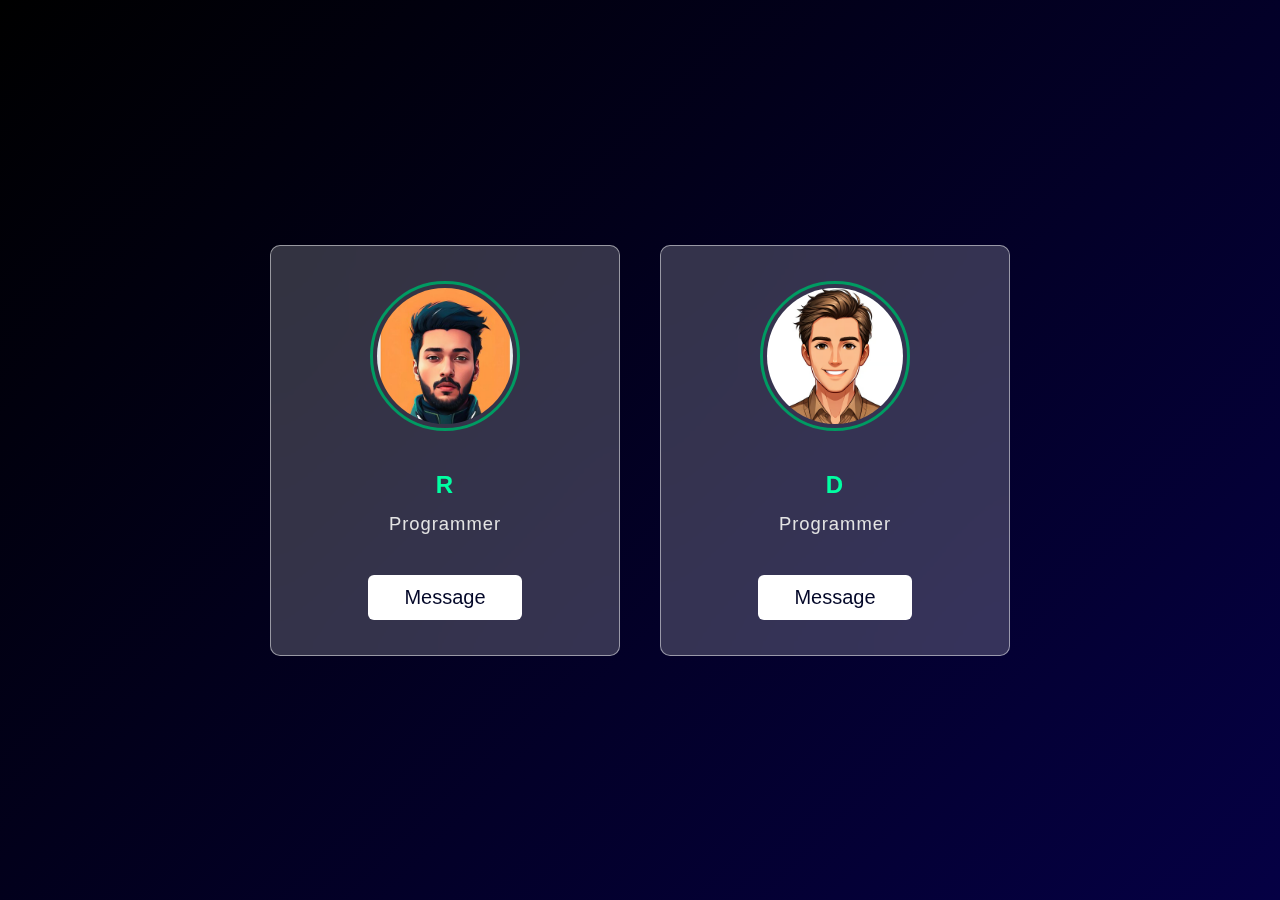
<file: About.html>
<!DOCTYPE html>
<html lang="en">

<head>
    <meta charset="UTF-8">
    <meta name="viewport" content="width=device-width, initial-scale=1.0">
    <title>Epicmart - About Section</title>
    <link rel="shortcut icon" href="Images/favicon.ico" type="image/x-icon">

    <style>
        * {
            margin: 0;
            padding: 0;
            box-sizing: border-box;
            font-family: "Montserrat", sans-serif;
        }

        body {
            display: flex;
            align-items: center;
            justify-content: center;
            min-height: 100vh;
            background: linear-gradient(135deg, black, rgb(5, 0, 68))
        }


        .card-list {
            display: flex;
            flex-wrap: wrap;
            justify-content: center;
        }

        .card-list .card-item {
            height: auto;
            width: 350px;
            color: #00ffa2;
            user-select: none;
            padding: 35px;
            display: flex;
            flex-direction: column;
            align-items: center;
            justify-content: center;
            border-radius: 10px;
            backdrop-filter: blur(30px);
            background: rgba(255, 255, 255, 0.2);
            border: 1px solid rgba(255, 255, 255, 0.5);
            margin: 20px;
        }

        .card-list .card-item .user-image {
            width: 150px;
            height: 150px;
            border-radius: 50%;
            margin-bottom: 40px;
            border: 3px solid #009b62;
            padding: 4px;
        }

        .card-list .card-item .user-profession {
            font-size: 1.15rem;
            color: #e3e3e3;
            font-weight: 500;
            margin: 14px 0 40px;
            letter-spacing: 1px;
        }

        .user-name {
            letter-spacing: 1px;
        }

        .card-list .card-item .message-button {
            font-size: 1.25rem;
            padding: 10px 35px;
            color: #030728;
            border-radius: 6px;
            font-weight: 500;
            cursor: pointer;
            background: #fff;
            border: 1px solid transparent;
            transition: 0.2s ease;
        }

        .card-list .card-item .message-button:hover {
            background: #00ffa2;
            border: 1px solid #fff;
            color: black;
        }

        /* Media Queries */

        @media (max-width: 768px) {
            .card-list .card-item {
                width: 250px;
            }
        }

        @media (max-width: 480px) {
            .card-list .card-item {
                width: 100%;
                margin: 20px 20px;
            }

            .card-list .card-item .user-image {
                width: 100px;
                height: 100px;
            }

            .card-list .card-item .message-button {
                padding: 10px 20px;
            }
        }
    </style>
</head>

<body>
    <div class="card-list">
        <div class="card-item">
            <img src="Images/Rakesh.jpg" alt="User Image" class="user-image">
            <h2 class="user-name">Rakesh Kr. Dey</h2>
            <p class="user-profession">Programmer</p>
            <a href="https://wa.me/7063616775" target="_blank"><button class="message-button">Message</button></a>
        </div>

        <div class="card-item">
            <img src="Images/Devasis.avif" alt="User Image" class="user-image">
            <h2 class="user-name">Debasis Ruidas</h2>
            <p class="user-profession">Programmer</p>
            <a href="https://wa.me/8250458239" target="_blank"><button class="message-button">Message</button></a>
        </div>
    </div>


    <script>
        const userNameElements = document.querySelectorAll('.user-name');
        const text1 = 'Rakesh Kr. Dey';
        const text2 = 'Debasis Ruidas';
        let index1 = 0;
        let index2 = 0;
        let isWriting1 = true;
        let isWriting2 = true;

        function autoType() {
            userNameElements.forEach((element, i) => {
                if (i === 0) {
                    element.textContent = text1.substring(0, index1);
                } else {
                    element.textContent = text2.substring(0, index2);
                }
            });

            if (isWriting1) {
                if (index1 < text1.length) {
                    index1++;
                } else {
                    isWriting1 = false;
                }
            } else {
                if (index1 > 0) {
                    index1--;
                } else {
                    isWriting1 = true;
                }
            }

            if (isWriting2) {
                if (index2 < text2.length) {
                    index2++;
                } else {
                    isWriting2 = false;
                }
            } else {
                if (index2 > 0) {
                    index2--;
                } else {
                    isWriting2 = true;
                }
            }

            setTimeout(autoType, 400);
        }

        autoType();
    </script>
</body>

</html>
</file>
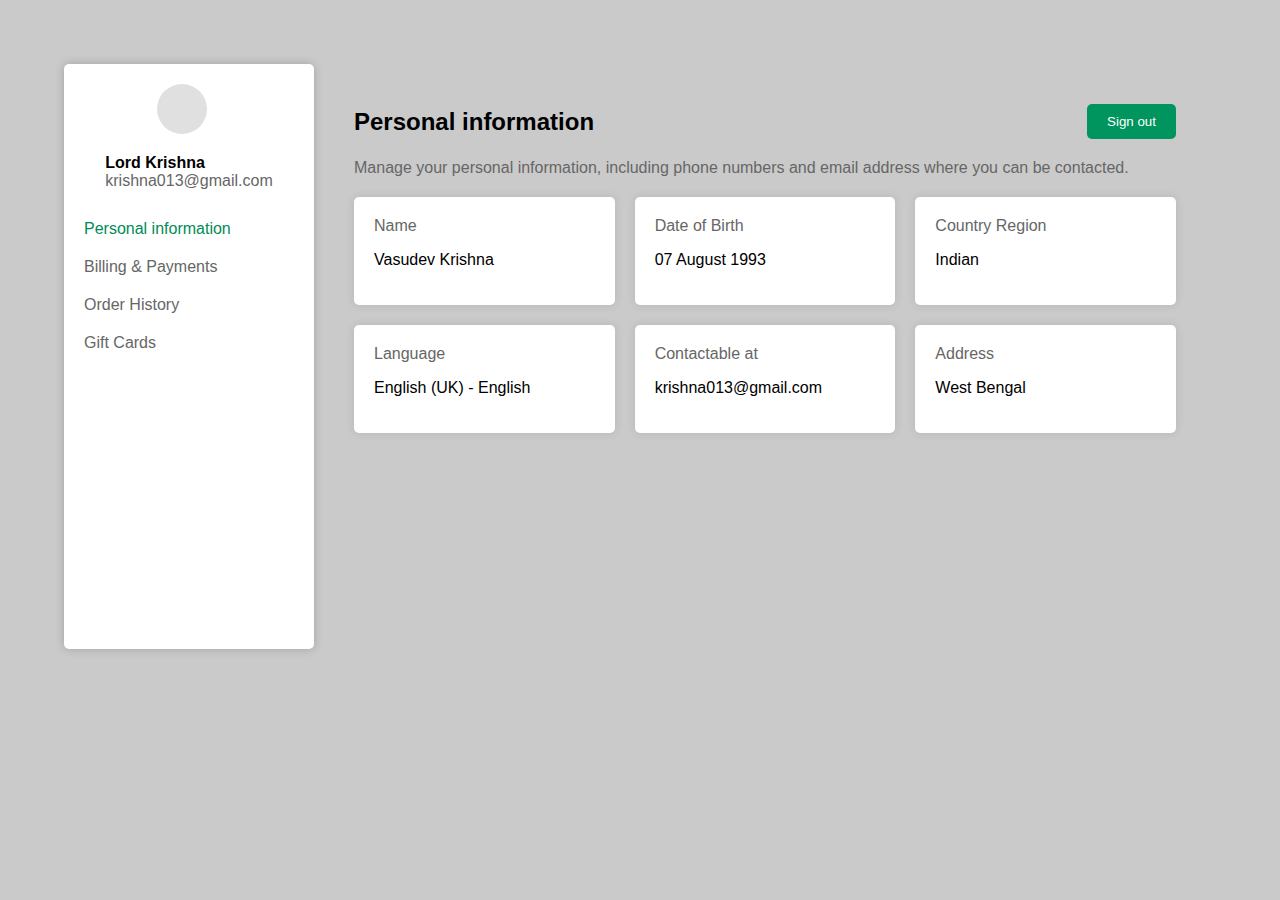
<file: Account.html>
<!DOCTYPE html>
<html lang="en">

<head>
    <meta charset="UTF-8">
    <meta name="viewport" content="width=device-width, initial-scale=1.0">
    <title>EpicMart - Account Page</title>
    <link rel="shortcut icon" href="Images/favicon.ico" type="image/x-icon">
    <link rel="stylesheet" href="https://cdnjs.cloudflare.com/ajax/libs/font-awesome/6.6.0/css/all.min.css"
        integrity="sha512-Kc323vGBEqzTmouAECnVceyQqyqdsSiqLQISBL29aUW4U/M7pSPA/gEUZQqv1cwx4OnYxTxve5UMg5GT6L4JJg=="
        crossorigin="anonymous" referrerpolicy="no-referrer" />
    <!-- <link rel="stylesheet" href="styles.css"> -->
    <style>
        body {
            font-family: Arial, sans-serif;
            background-color: #cacaca;
            margin: 0;
            padding: 0;
            height: 100vh;
            width: 100%;

        }

        .account-container {
            display: flex;
            height: 70vh;
            padding: 5%;
        }

        .sidebar {
            width: 250px;
            height: 65vh;
            background-color: #fff;
            box-shadow: 0 0 10px rgba(0, 0, 0, 0.2);
            padding: 20px;
            box-sizing: border-box;
            border-radius: 5px;
        }

        .profile {
            display: flex;
            flex-direction: column;
            align-items: center;
            margin-bottom: 20px;
        }

        .profile-pic {
            width: 50px;
            height: 50px;
            border-radius: 50%;
            background-color: #e0e0e0;
            margin-right: 15px;
            margin-bottom: 20px;
            align-items: center;
        }

        .profile-pic i {
            font-size: 35px;
            align-items: center;
            color: #026943;
            margin-left: 10px;
            margin-top: 5px;
        }

        .profile-info {
            align-items: center;
            align-content: center;
        }


        .profile-info .name {
            font-weight: bold;
            margin: 0;
        }

        .profile-info .email {
            color: #666;
            margin: 0;
        }

        .menu {
            list-style: none;
            padding: 0;
        }

        .menu li {
            padding: 10px 0;
            cursor: pointer;
            color: #666;
        }

        .menu li.active,
        .menu li:hover {
            color: #008b58;
        }

        .main-content {
            flex: 1;
            padding: 40px;
            box-sizing: border-box;
            height: 70vh;
        }

        .header {
            display: flex;
            justify-content: space-between;
            align-items: center;
            margin-bottom: 20px;
        }

        .header h2 {
            margin: 0;
        }

        .sign-out {
            /* background-color: #ff5722; */
            background-color: #00945e;
            color: #fff;
            border: none;
            padding: 10px 20px;
            cursor: pointer;
            border-radius: 5px;
            transition: 0.3s;
        }

        .sign-out:hover {
            background-color: #006641;
        }

        .description {
            color: #666;
            margin-bottom: 20px;
        }

        .info-cards {
            display: grid;
            grid-template-columns: repeat(auto-fill, minmax(250px, 1fr));
            gap: 20px;
        }

        .info-card {
            background-color: #fff;
            padding: 20px;
            box-shadow: 0 0 10px rgba(0, 0, 0, 0.1);
            border-radius: 5px;
            display: flex;
            justify-content: space-between;
        }

        .info-card span {
            display: block;
            color: #666;
            margin-bottom: 10px;
        }

        .info-card i {
            position: relative;
            top: 10px;
            right: 10px;
            font-size: 20px;
            color: #026943;
            margin: -10px -10px 0 0;
        }

        #hidden{
            display: none;
        }

        @media only screen and (max-width: 480px) {
            .visible{
                display: none;
            }
            #hidden{
                display: block;
            }
        }

        @media only screen and (max-width: 1024px){
            /* .sidebar{
                height: 25.8vh;
            } */
            .hidden{
                display: none;
            }
        }

        @media only screen and (max-width: 768px){
            .visible{
                display: none;
            }
            #hidden{
                display: block;
            }
        }

        /* @media only screen and (max-width: 480px) {
            .account-container {
                flex-direction: column;
            }

            .sidebar {
                width: 100%;
                height: auto;
                padding: 10px;
            }

            .main-content {
                padding: 20px;
            }

            .info-cards {
                grid-template-columns: 2fr;
            }

            .info-card {
                margin-bottom: 20px;
            }
        }


        @media only screen and (max-width: 768px) {
            .account-container {
                flex-direction: column;
            }

            .sidebar {
                width: 100%;
                height: auto;
                padding: 10px;
            }

            .main-content {
                padding: 20px;
            }

            .info-cards {
                grid-template-columns: repeat(2, 1fr);
            }
        } */

    </style>
</head>

<body>
    <div class="account-container">
        <div class="sidebar">
            <div class="profile">
                <div class="profile-pic"><i class="fa-solid fa-user-tie" class="user-icon"></i></div>
                <div class="profile-info">
                    <p class="name">Lord Krishna</p>
                    <p class="email">krishna013@gmail.com</p>
                </div>
            </div>
            <ul class="menu">
                <li class="active">Personal information</li>
                <li>Billing & Payments</li>
                <li>Order History</li>
                <li>Gift Cards</li>
            </ul>
            <button class="sign-out" id="hidden">Sign out</button>
        </div>
        <div class="main-content">
            <div class="header">
                <h2>Personal information</h2>
                <button class="sign-out visible">Sign out</button>
            </div>
            <p class="description">
                Manage your personal information, including phone numbers and email address where you can be contacted.
            </p>
            <div class="info-cards">
                <div class="info-card">
                    <div><span>Name</span>
                        <p>Vasudev Krishna</p>
                    </div>
                    <i class="fa-solid fa-circle-user"></i>

                </div>
                <div class="info-card">
                    <div><span>Date of Birth</span>
                        <p>07 August 1993</p>
                    </div>
                    <i class="fa-solid fa-calendar"></i>
                </div>
                <div class="info-card">
                    <div><span>Country Region</span>
                        <p>Indian</p>
                    </div>
                    <i class="fa-solid fa-earth-americas"></i>
                </div>
                <div class="info-card">
                    <div><span>Language</span>
                        <p>English (UK) - English</p>
                    </div>
                    <i class="fa-solid fa-language"></i>
                </div>
                <div class="info-card">
                    <div><span>Contactable at</span>
                        <p>krishna013@gmail.com</p>
                    </div>
                    <i class="fa-solid fa-envelope"></i>
                </div>
                <div class="info-card">
                    <div><span>Address</span>
                        <p>West Bengal</p>
                    </div>
                    <i class="fa-solid fa-location-dot"></i>
                </div>
            </div>
        </div>
    </div>
</body>

</html>
</file>
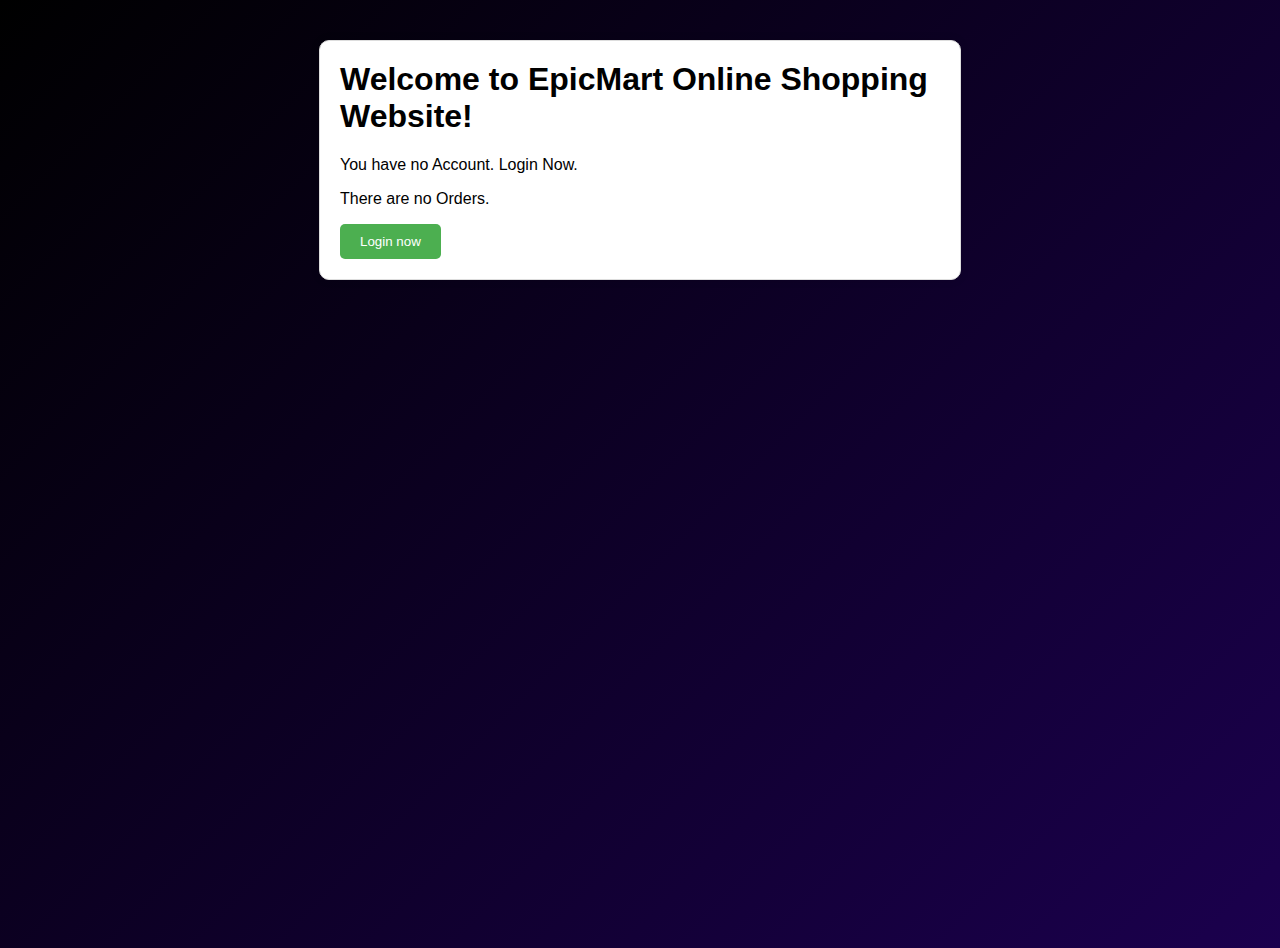
<file: Cart.html>
<!DOCTYPE html>
<html lang="en">

<head>
    <meta charset="UTF-8">
    <meta name="viewport" content="width=device-width, initial-scale=1.0">
    <title>EpicMart - Cart Section</title>
    <link rel="shortcut icon" href="Images/favicon.ico" type="image/x-icon">
    <!-- <link rel="stylesheet" href="style.css"> -->
    <style>
        body {
            font-family: Arial, sans-serif;
            background: linear-gradient(135deg, black, rgb(27, 0, 78));
            height: 100vh;
            overflow: hidden;
    
        }

        .container {
            max-width: 600px;
            margin: 40px auto;
            padding: 20px;
            background-color: #fff;
            border: 1px solid #ddd;
            box-shadow: 0 0 10px rgba(0, 0, 0, 0.1);
            border-radius: 10px;
        }

        h1 {
            margin-top: 0;
        }

        .login-btn {
            background-color: #4CAF50;
            color: #fff;
            padding: 10px 20px;
            border: none;
            border-radius: 5px;
            cursor: pointer;
        }

        .login-btn:hover {
            background-color: #3e8e41;
        }
    </style>
</head>

<body>
    <div class="container">
        <h1>Welcome to EpicMart Online Shopping Website!</h1>
        <p>You have no Account. Login Now.</p>
        <p>There are no Orders.</p>
        <a href="Login.html"><button class="login-btn">Login now</button></a>
    </div>

    <!-- <script src="script.js"></script> -->
</body>

</html>
</file>
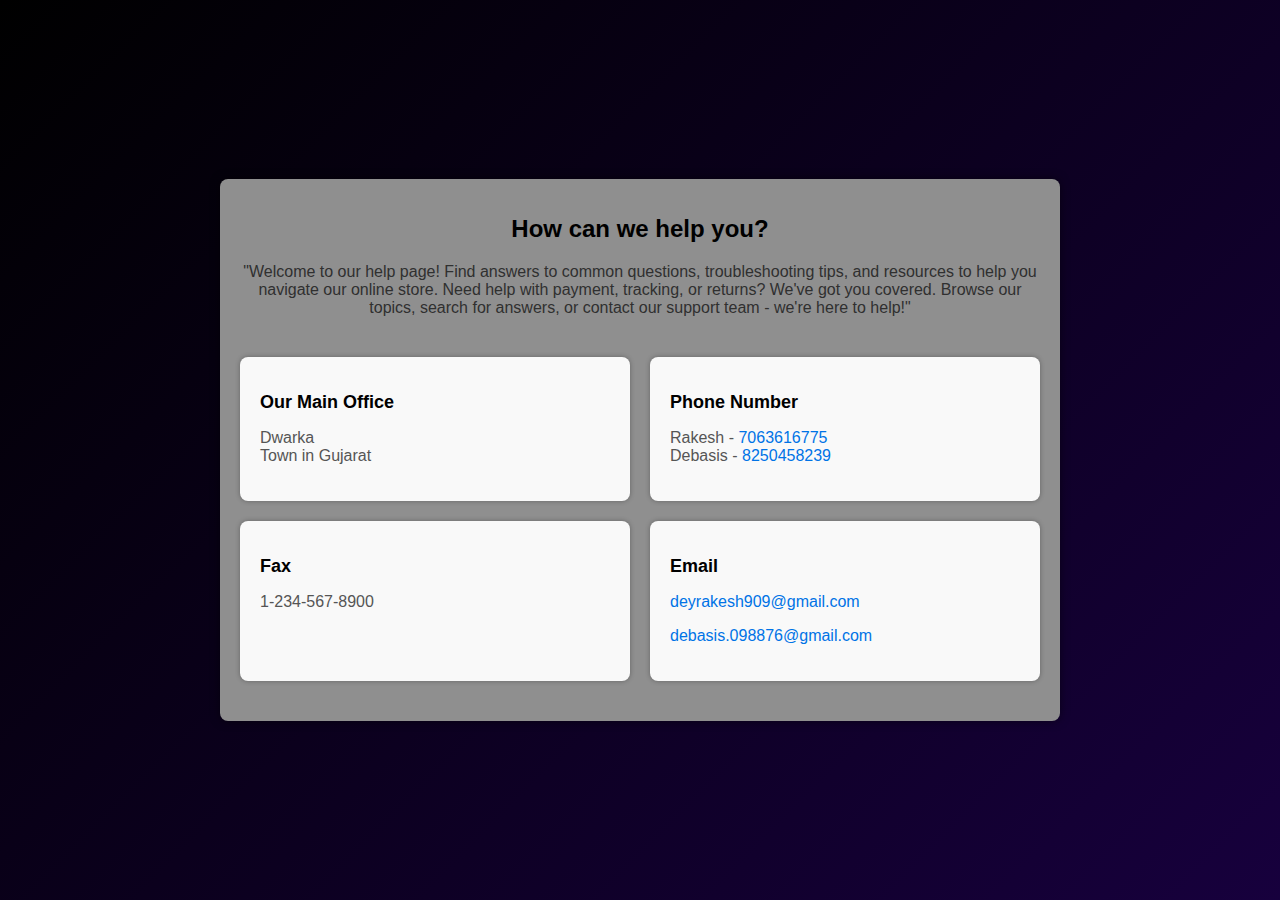
<file: Help.html>
<!DOCTYPE html>
<html lang="en">

<head>
    <meta charset="UTF-8">
    <meta name="viewport" content="width=device-width, initial-scale=1.0">
    <title>EpicMart - Help Page</title>
    <link rel="shortcut icon" href="Images/favicon.ico" type="image/x-icon">
    <link rel="stylesheet" href="https://cdnjs.cloudflare.com/ajax/libs/font-awesome/6.6.0/css/all.min.css" integrity="sha512-Kc323vGBEqzTmouAECnVceyQqyqdsSiqLQISBL29aUW4U/M7pSPA/gEUZQqv1cwx4OnYxTxve5UMg5GT6L4JJg==" crossorigin="anonymous" referrerpolicy="no-referrer" />
    <!-- <link rel="stylesheet" href="styles.css"> -->
    <style>
        body {
            font-family: Arial, sans-serif;
            background: linear-gradient(135deg, Black, rgb(23, 0, 61));
            margin: 0;
            padding: 0;
            display: flex;
            justify-content: center;
            align-items: center;
            min-height: 100vh;
        }

        .container {
            text-align: center;
            max-width: 800px;
            margin: 20px;
            padding: 20px 20px 40px 20px;
            background-color: #8f8f8f;
            border-radius: 8px;
            box-shadow: 0 0 10px rgba(0, 0, 0, 0.5);
        }

        h1 {
            font-size: 24px;
            margin-bottom: 20px;
        }

        .intro-text {
            font-size: 16px;
            color: #303030;
            margin-bottom: 40px;
        }

        .help-section {
            display: grid;
            grid-template-columns: 1fr 1fr;
            gap: 20px;
        }

        .help-card {
            background-color: #f9f9f9;
            padding: 20px;
            border-radius: 8px;
            box-shadow: 0 0 5px rgba(0, 0, 0, 0.3);
            text-align: left;
            display: flex;
            justify-content: space-between;
        }

        .help-card h2 {
            font-size: 18px;
            margin-bottom: 10px;
        }

        .help-card p {
            font-size: 16px;
            color: #555555;
        }

        .help-card a {
            color: #0073e6;
            text-decoration: none;
        }

        .help-card i {
            font-size: 24px;
            margin-top: 10px;
            color: rgb(0, 102, 51);
        }

        @media (max-width: 768px) {
            .help-section {
                grid-template-columns: 1fr;
            }
        }
    </style>
</head>

<body>
    <div class="container">
        <h1>How can we help you?</h1>
        <p class="intro-text">
            "Welcome to our help page! Find answers to common questions, troubleshooting tips, and resources to help you navigate our online store. Need help with payment, tracking, or returns? We've got you covered. Browse our topics, search for answers, or contact our support team - we're here to help!"
        </p>
        <div class="help-section">
            <div class="help-card">
                <div><h2>Our Main Office</h2>
                    <p>Dwarka <br>
                        Town in Gujarat
                    </p></div>
                    <i class="fa-solid fa-location-dot"></i>
            </div>
            <div class="help-card">
                <div><h2>Phone Number</h2>
                <p>Rakesh - <a href="https://wa.me/7063616775" target="_blank">7063616775</a><br>Debasis - <a href="https://wa.me/8250458239" target="_blank">8250458239</a></p></div>
                <i class="fa-solid fa-phone"></i>
            </div>
            <div class="help-card">
                <div><h2>Fax</h2>
                <p>1-234-567-8900</p></div>
                <i class="fa-solid fa-print"></i>
            </div>
            <div class="help-card">
                <div><h2>Email</h2>
                <p><a href="mailto:deyrakesh909@gmail.com">deyrakesh909@gmail.com</a></p>
                <p><a href="mailto:debasis.098876@gmail.com">debasis.098876@gmail.com</a></p></div>
                <i class="fa-solid fa-envelope-circle-check"></i>
            </div>
        </div>
    </div>
</body>

</html>
</file>
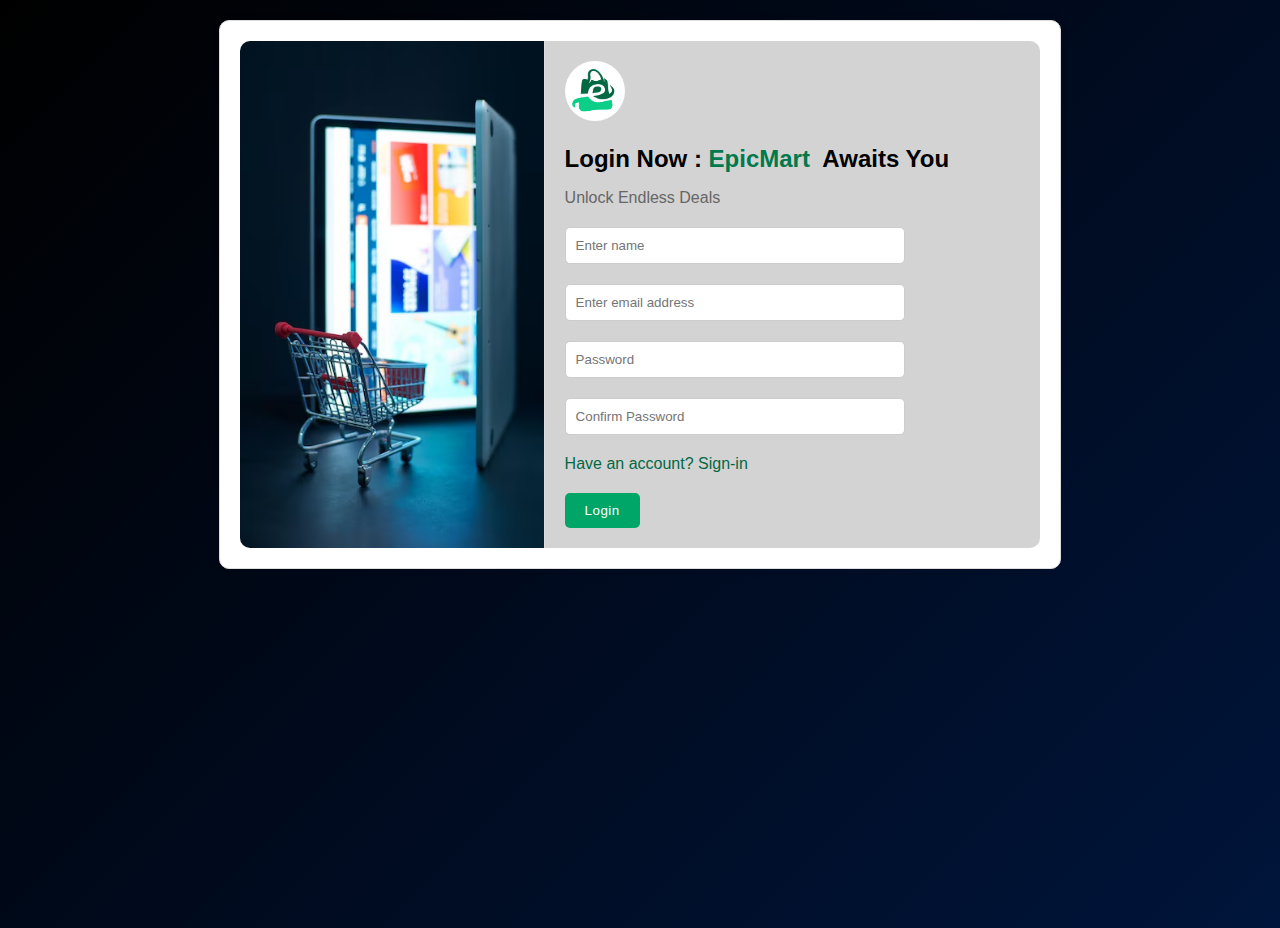
<file: Login.html>
<!DOCTYPE html>
<html lang="en">

<head>
    <meta charset="UTF-8">
    <meta name="viewport" content="width=device-width, initial-scale=1.0">
    <title>EpicMart Login Page</title>
    <link rel="shortcut icon" href="Images/favicon.ico" type="image/x-icon">
    <link rel="stylesheet" href="https://cdnjs.cloudflare.com/ajax/libs/font-awesome/6.6.0/css/all.min.css"
        integrity="sha512-Kc323vGBEqzTmouAECnVceyQqyqdsSiqLQISBL29aUW4U/M7pSPA/gEUZQqv1cwx4OnYxTxve5UMg5GT6L4JJg=="
        crossorigin="anonymous" referrerpolicy="no-referrer" />
    <style>
        body {
            font-family: Arial, sans-serif;
            background: linear-gradient(135deg, black, rgb(0, 21, 59));
            height: 100vh;
            overflow: hidden;
        }

        .container {
            max-width: 800px;
            margin: 20px auto;
            padding: 20px;
            background: #fff;
            border: 1px solid #ddd;
            box-shadow: 0 0 10px rgba(0, 0, 0, 0.1);
            display: flex;
            flex-wrap: wrap;
            border-radius: 10px;
        }

        .login-wrap {
            display: flex;
            flex-wrap: nowrap;
            justify-content: center;
            flex-direction: row;
        }

        .login-image {
            width: 40%;
            /* padding: 20px; */
            order: 1;
        }

        .login-image img {
            width: 100%;
            height: 100%;
            object-fit: cover;
            border-radius: 10px 0 0 10px;
        }

        .login-form {
            width: 60%;
            padding: 20px;
            border-left: 1px solid #ddd;
            order: 2;
            background: lightgray;
            border-radius: 0 10px 10px 0;
        }

        .website-logo {
            width: 60px;
            height: auto;
            border-radius: 50%;
        }

        h2 {
            font-weight: bold;
            margin-bottom: 10px;
        }

        h2 span {
            color: #00794c;
            word-spacing: 1px;
        }

        p {
            color: #666;
            margin-bottom: 20px;
        }

        input[type="text"],
        input[type="password"] {
            width: 70%;
            padding: 10px;
            margin-bottom: 20px;
            border: 1px solid #ccc;
            outline: none;
            border-radius: 5px;
        }

        .forgot-password {
            color: #026943;
            text-decoration: none;
            margin-bottom: 20px;
            display: block;
            transition: 0.3s;
        }

        .forgot-password:hover {
            color: #004b2f;
        }

        .login-btn {
            /* background-color: #4c00ff; */
            background-color: #00a568;
            color: #fff;
            padding: 10px 20px;
            border: none;
            border-radius: 5px;
            cursor: pointer;
            transition: 0.3s;
            letter-spacing: 0.5px;
        }

        .login-btn:hover {
            /* background-color: #3400ad; */
            background-color: #0a8052;
        }



        .popup {
            position: absolute;
            /* width: 400px; */
            background: #fff;
            border-radius: 5px;
            top: 50%;
            left: 50%;
            transform: translate(-50%, -50%)scale(0.1);
            text-align: center;
            /* padding: 0 30px 30px; */
            color: #333;
            transition: 0.5s;
            visibility: hidden;
            z-index: 100;
            width: 80%;
            /* Change the width to a percentage */
            max-width: 400px;
            /* Keep the max-width for larger screens */
            padding: 0 20px 20px;
        }

        .open_popup {
            visibility: visible;
            transform: translate(-50%, -50%)scale(1);
        }


        .popup img {
            width: 100px;
            margin-top: -28px;
            border-radius: 50%;
        }

        .popup h1 {
            margin: 10px 0 10px;
        }

        .popup p {
            font-size: 15px;
            margin-top: 10px;
        }

        .popup button {
            margin-top: 20px;
            padding: 8px 90px;
            background: linear-gradient(to top, rgb(0, 110, 0), rgb(0, 255, 0));
            color: #242424;
            border: 0;
            outline: 0;
            border-radius: 5px;
            font-size: 24px;
            transition: 0.3s;
        }

        .popup button:hover {
            color: black;
        }

        /* For mobile screens */
        @media only screen and (max-width: 600px) {
            /* .login-wrap {
                flex-direction: column;
            } */

            .login-image {
                display: none;
            }

            .login-form {
                width: 100%;
                padding: 20px;
                border: none;
                border-radius: 10px;
                text-align: center;
            }

            .website-logo {
                margin: 0 auto;
            }

            h2 {
                margin-top: 20px;
            }

            .login-btn {
                width: 100%;
            }
        }

        /* For tablet screens */
        @media only screen and (min-width: 601px) and (max-width: 900px) {
            .login-wrap {
                flex-direction: row;
            }

            .login-image {
                width: 30%;
                /* padding: 20px; */
            }

            .login-image img {
                width: 100%;
                height: 100%;
                object-fit: cover;
                border-radius: 10px 0 0 10px;
            }

            .login-form {
                width: 70%;
                padding: 20px;
                border-left: 1px solid #ddd;
                border-radius: 0 10px 10px 0;
                text-align: center;
            }

            .website-logo {
                margin: 0 auto;
            }

            h2 {
                margin-top: 20px;
            }

            .login-btn {
                width: 100%;
            }
        }
    </style>
</head>

<body>
    <div class="container">
        <div class="login-wrap">
            <div class="login-image">
                <img src="Images/login2.avif" alt="InstaShipin Logo">
            </div>
            <div class="login-form">
                <img src="Images/logo.jpg" alt="logo" class="website-logo">
                <h2>Login Now : <span>EpicMart</span>&nbsp; Awaits You</h2>
                <p>Unlock Endless Deals</p>
                <form onsubmit="event.preventDefault(); open_popup();">
                    <input type="text" placeholder="Enter name" id="username" required>
                    <input type="text" placeholder="Enter email address" id="name" required>
                    <input type="password" placeholder="Password" id="password" required>
                    <input type="text" placeholder="Confirm Password" id="con-password" required>

                    <a href="Sign.html" class="forgot-password">Have an account? Sign-in</a>
                    <button type="submit" class="login-btn">Login <i
                            class="fa-solid fa-arrow-right-to-bracket"></i></button>
                </form>
            </div>
        </div>
    </div>
    <div class="popup">
        <img src="Images/right-removebg-preview.png">
        <h1>Thank You</h1>
        <p>Your details has been submitted successfully. Thanks!</p>
        <button type="button" onclick="close_popup()">OK</button>
    </div>


    <script>
        let popup = document.querySelector('.popup');
        let form = document.querySelector(".container");
        let refresh = document.querySelector("form");

        function open_popup() {
            if (validateForm()) {
                popup.classList.add("open_popup");
                form.style.visibility = "hidden";
            }
        }

        function close_popup() {
            popup.classList.remove("open_popup");
            form.style.visibility = "visible";
            refresh.reset();
        }

        function validateForm() {
            let inputs = document.querySelectorAll('input');
            for (let i = 0; i < inputs.length; i++) {
                if (inputs[i].value === "") {
                    return false;
                }
            }
            return true;
        }
    </script>

</body>


</html>
</file>
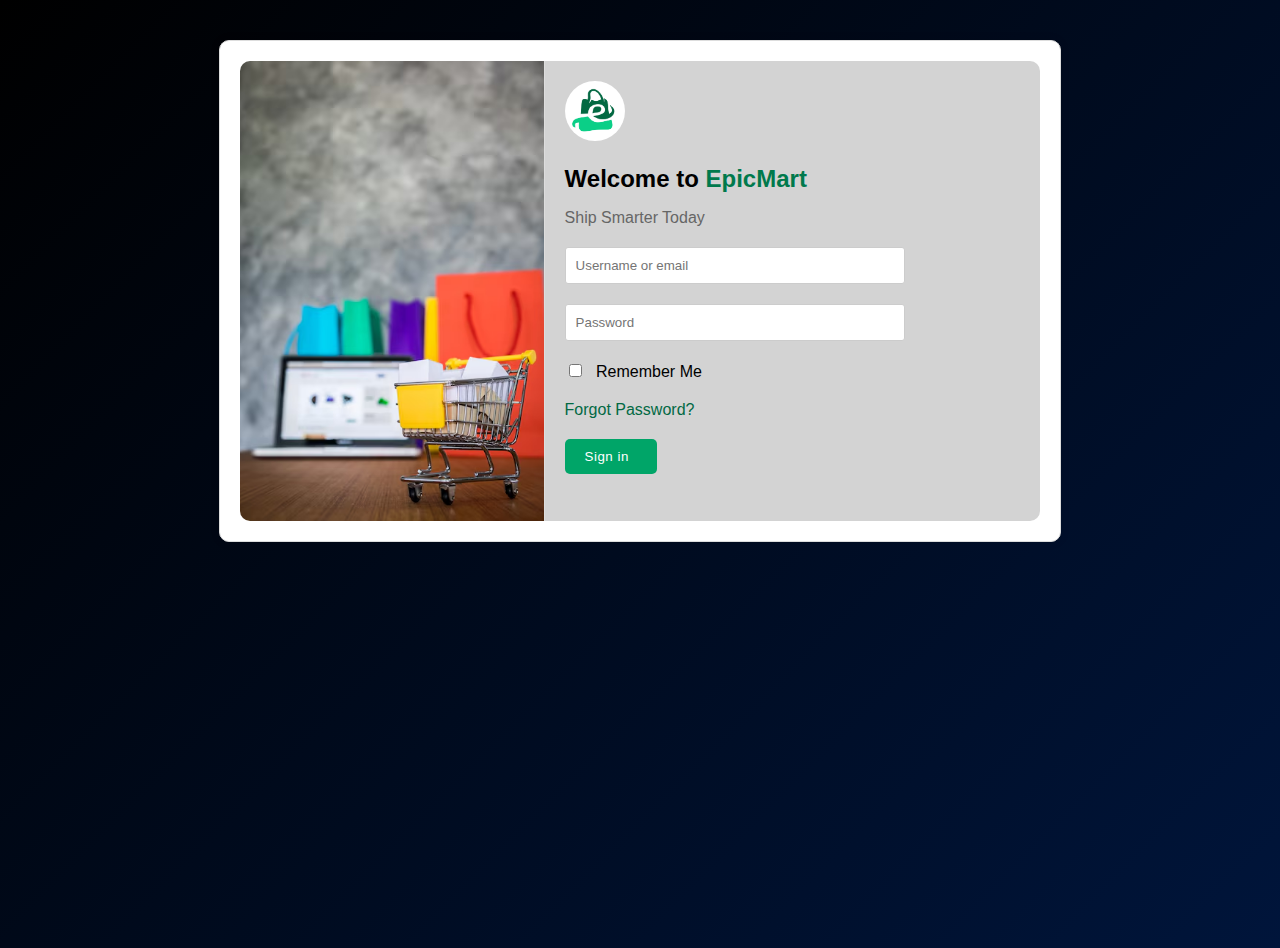
<file: Sign.html>
<!DOCTYPE html>
<html lang="en">

<head>
    <meta charset="UTF-8">
    <meta name="viewport" content="width=device-width, initial-scale=1.0">
    <title>EpicMart Sign-in Page</title>
    <link rel="shortcut icon" href="Images/favicon.ico" type="image/x-icon">
    <link rel="stylesheet" href="https://cdnjs.cloudflare.com/ajax/libs/font-awesome/6.6.0/css/all.min.css" integrity="sha512-Kc323vGBEqzTmouAECnVceyQqyqdsSiqLQISBL29aUW4U/M7pSPA/gEUZQqv1cwx4OnYxTxve5UMg5GT6L4JJg==" crossorigin="anonymous" referrerpolicy="no-referrer" />
    <style>
        body {
            font-family: Arial, sans-serif;
            background: linear-gradient(135deg, black, rgb(0, 21, 59));
            height: 100vh;
        }

        .container {
            max-width: 800px;
            margin: 40px auto;
            padding: 20px;
            background: #fff;
            border: 1px solid #ddd;
            box-shadow: 0 0 10px rgba(0, 0, 0, 0.1);
            display: flex;
            flex-wrap: wrap;
            border-radius: 10px;
        }

        .login-wrap {
            display: flex;
            flex-wrap: nowrap;
            justify-content: center;
            flex-direction: row;
        }

        .login-image {
            width: 40%;
            /* padding: 20px; */
            order: 1;
        }

        .login-image img {
            width: 100%;
            height: 100%;
            object-fit: cover;
            border-radius: 10px 0 0 10px;
        }

        .login-form {
            width: 60%;
            padding: 20px;
            border-left: 1px solid #ddd;
            order: 2;
            background: lightgray;
            border-radius: 0 10px 10px 0;
        }

        .website-logo {
            width: 60px;
            height: auto;
            border-radius: 50%;
        }

        h2 {
            font-weight: bold;
            margin-bottom: 10px;
        }

        h2 span {
            color: #00794c;
        }

        p {
            color: #666;
            margin-bottom: 20px;
        }

        input[type="text"],
        input[type="password"] {
            width: 70%;
            padding: 10px;
            margin-bottom: 20px;
            border: 1px solid #ccc;
            outline: none;
            border-radius: 3px;
        }

        .remember-me {
            margin-bottom: 20px;
        }

        .remember-me input[type="checkbox"] {
            margin-right: 10px;
        }

        .forgot-password {
            color: #026943;
            text-decoration: none;
            margin-bottom: 20px;
            display: block;
            transition: 0.3s;
        }

        .forgot-password:hover {
            color: #004b2f;
        }

        .login-btn {
            /* background-color: #4c00ff; */
            background-color: #00a568;
            color: #fff;
            padding: 10px 20px;
            border: none;
            border-radius: 5px;
            cursor: pointer;
            transition: 0.3s;
            letter-spacing: 0.5px;
        }

        .login-btn:hover {
            /* background-color: #3400ad; */
            background-color: #0a8052;
        }



        .popup {
            position: absolute;
            /* width: 400px; */
            background: #fff;
            border-radius: 5px;
            top: 50%;
            left: 50%;
            transform: translate(-50%, -50%)scale(0.1);
            text-align: center;
            /* padding: 0 30px 30px; */
            color: #333;
            transition: 0.5s;
            visibility: hidden;
            z-index: 100;
            width: 80%;
            /* Change the width to a percentage */
            max-width: 400px;
            /* Keep the max-width for larger screens */
            padding: 0 20px 20px;
        }

        .open_popup {
            visibility: visible;
            transform: translate(-50%, -50%)scale(1);
        }


        .popup img {
            width: 100px;
            margin-top: -28px;
            border-radius: 50%;
        }

        .popup h1 {
            margin: 10px 0 10px;
        }

        .popup p {
            font-size: 15px;
            margin-top: 10px;
        }

        .popup button {
            margin-top: 20px;
            padding: 8px 90px;
            background: linear-gradient(to top, rgb(0, 110, 0), rgb(0, 255, 0));
            color: #242424;
            border: 0;
            outline: 0;
            border-radius: 5px;
            font-size: 24px;
            transition: 0.3s;
        }

        .popup button:hover {
            color: black;
        }

        /* For mobile screens */
        @media only screen and (max-width: 600px) {
            /* .login-wrap {
                flex-direction: column;
            } */

            .login-image {
                display: none;
            }

            .login-form {
                width: 100%;
                padding: 20px;
                border: none;
                border-radius: 10px;
                text-align: center;
            }

            .website-logo {
                margin: 0 auto;
            }

            h2 {
                margin-top: 20px;
            }

            .login-btn {
                width: 100%;
            }
        }

        /* For tablet screens */
        @media only screen and (min-width: 601px) and (max-width: 900px) {
            .login-wrap {
                flex-direction: row;
            }

            .login-image {
                width: 30%;
                /* padding: 20px; */
            }

            .login-image img {
                width: 100%;
                height: 100%;
                object-fit: cover;
                border-radius: 10px 0 0 10px;
            }

            .login-form {
                width: 70%;
                padding: 20px;
                border-left: 1px solid #ddd;
                border-radius: 0 10px 10px 0;
                text-align: center;
            }

            .website-logo {
                margin: 0 auto;
            }

            h2 {
                margin-top: 20px;
            }

            .login-btn {
                width: 100%;
            }
        }
    </style>
</head>

<body>
    <div class="container">
        <div class="login-wrap">
            <div class="login-image">
                <img src="Images/sign.avif" alt="InstaShipin Logo">
            </div>
            <div class="login-form">
                <img src="Images/logo.jpg" alt="logo" class="website-logo">
                <h2>Welcome to <span>EpicMart</span></h2>
                <p>Ship Smarter Today</p>
                <form onsubmit="event.preventDefault(); open_popup();">
                    <input type="text" placeholder="Username or email" id="username" required>
                    <input type="password" placeholder="Password" id="password" required>
                    <div class="remember-me">
                        <input type="checkbox" id="remember">
                        <label for="remember">Remember Me</label>
                    </div>
                    <a href="#" class="forgot-password">Forgot Password?</a>
                    <button type="submit" class="login-btn">Sign in &nbsp;<i class="fa-solid fa-circle-arrow-right"></i></button>
                </form>
            </div>
        </div>
    </div>
    <div class="popup">
        <img src="Images/right-removebg-preview.png">
        <h1>Thank You</h1>
        <p>Your details has been submitted successfully. Thanks!</p>
        <button type="button" onclick="close_popup()">OK</button>
    </div>
</body>

<script>
    let popup = document.querySelector('.popup');
    let form = document.querySelector(".container")

    function open_popup() {
        if (validateForm()) {
            popup.classList.add("open_popup");
            form.style.visibility = "hidden";
            form.reset();
            document.querySelector("footer").style.visibility = "hidden";
        }
    }

    function close_popup() {
        popup.classList.remove("open_popup");
        form.style.visibility = "visible";
    }

    function validateForm() {
        let inputs = document.querySelectorAll('.input');
        for (let i = 0; i < inputs.length; i++) {
            if (inputs[i].value === "") {
                return false;
            }
        }
        return true;
    }
</script>

</html>
</file>
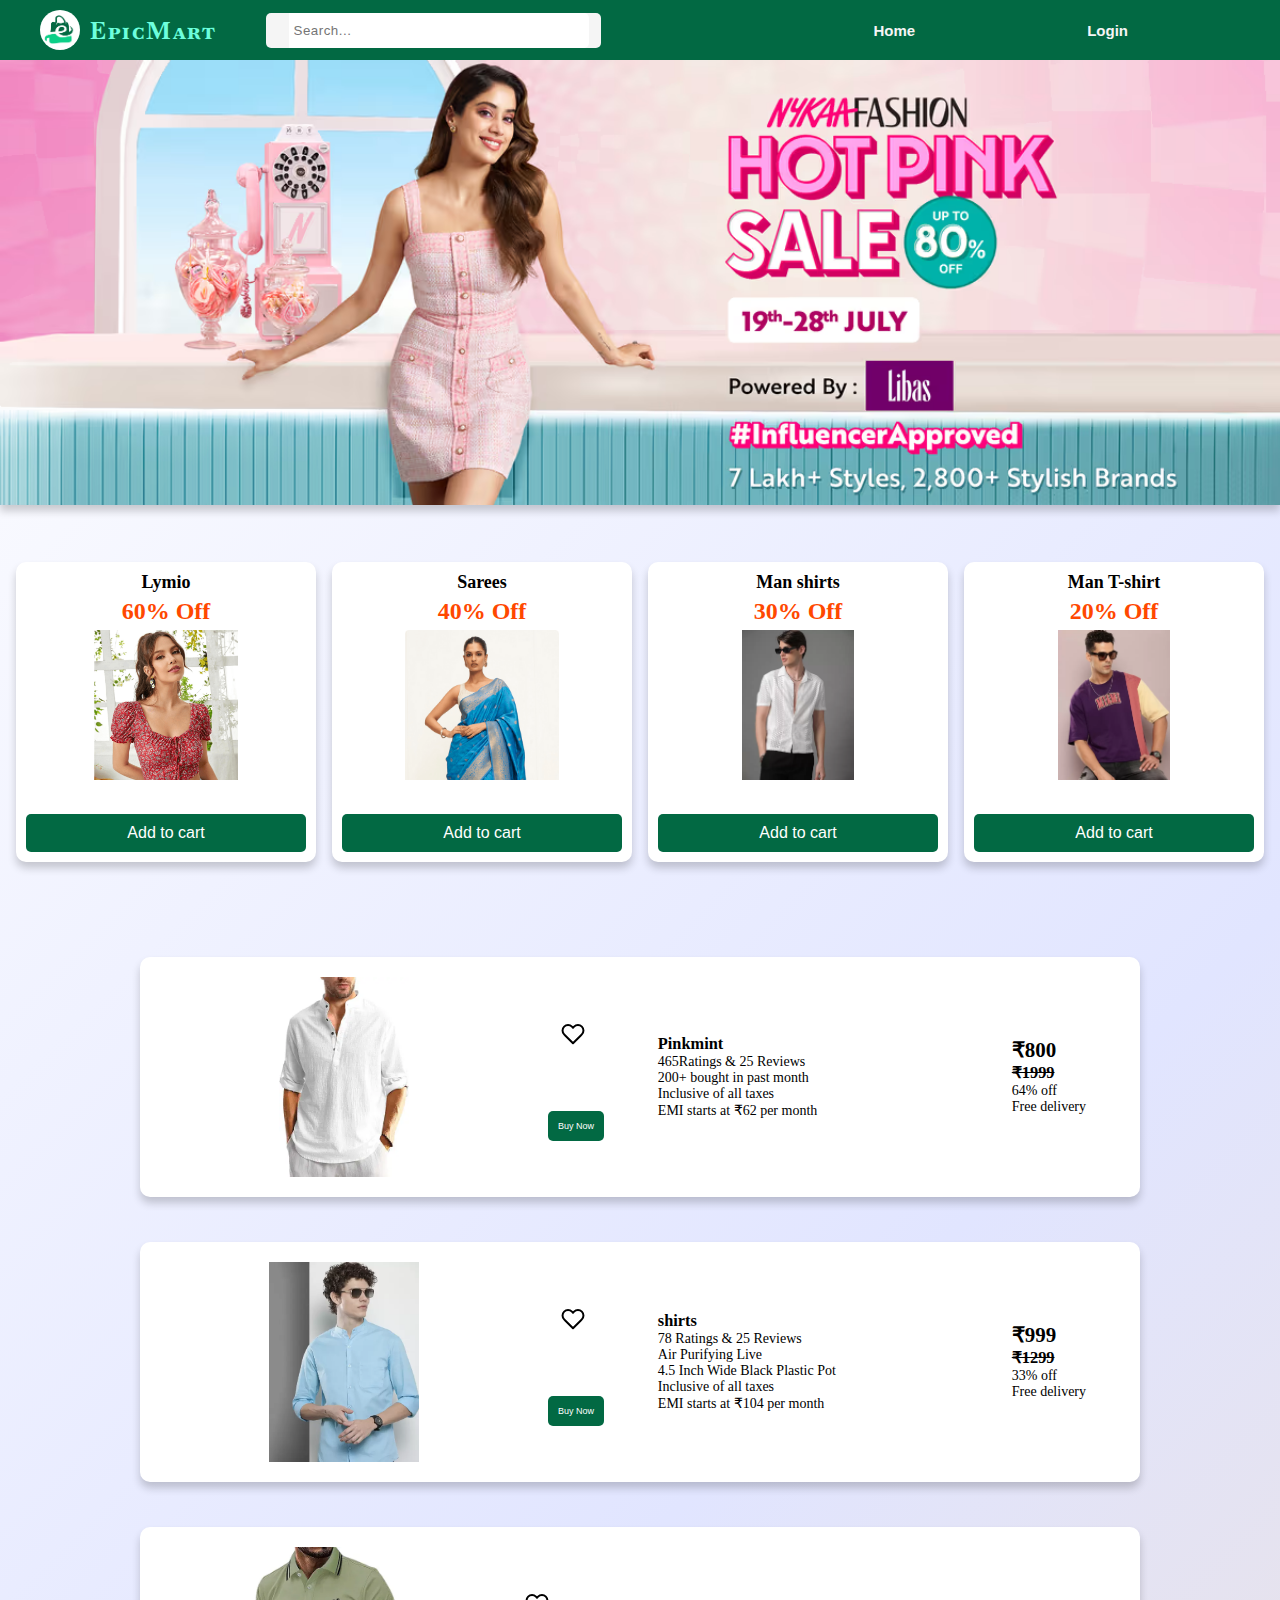
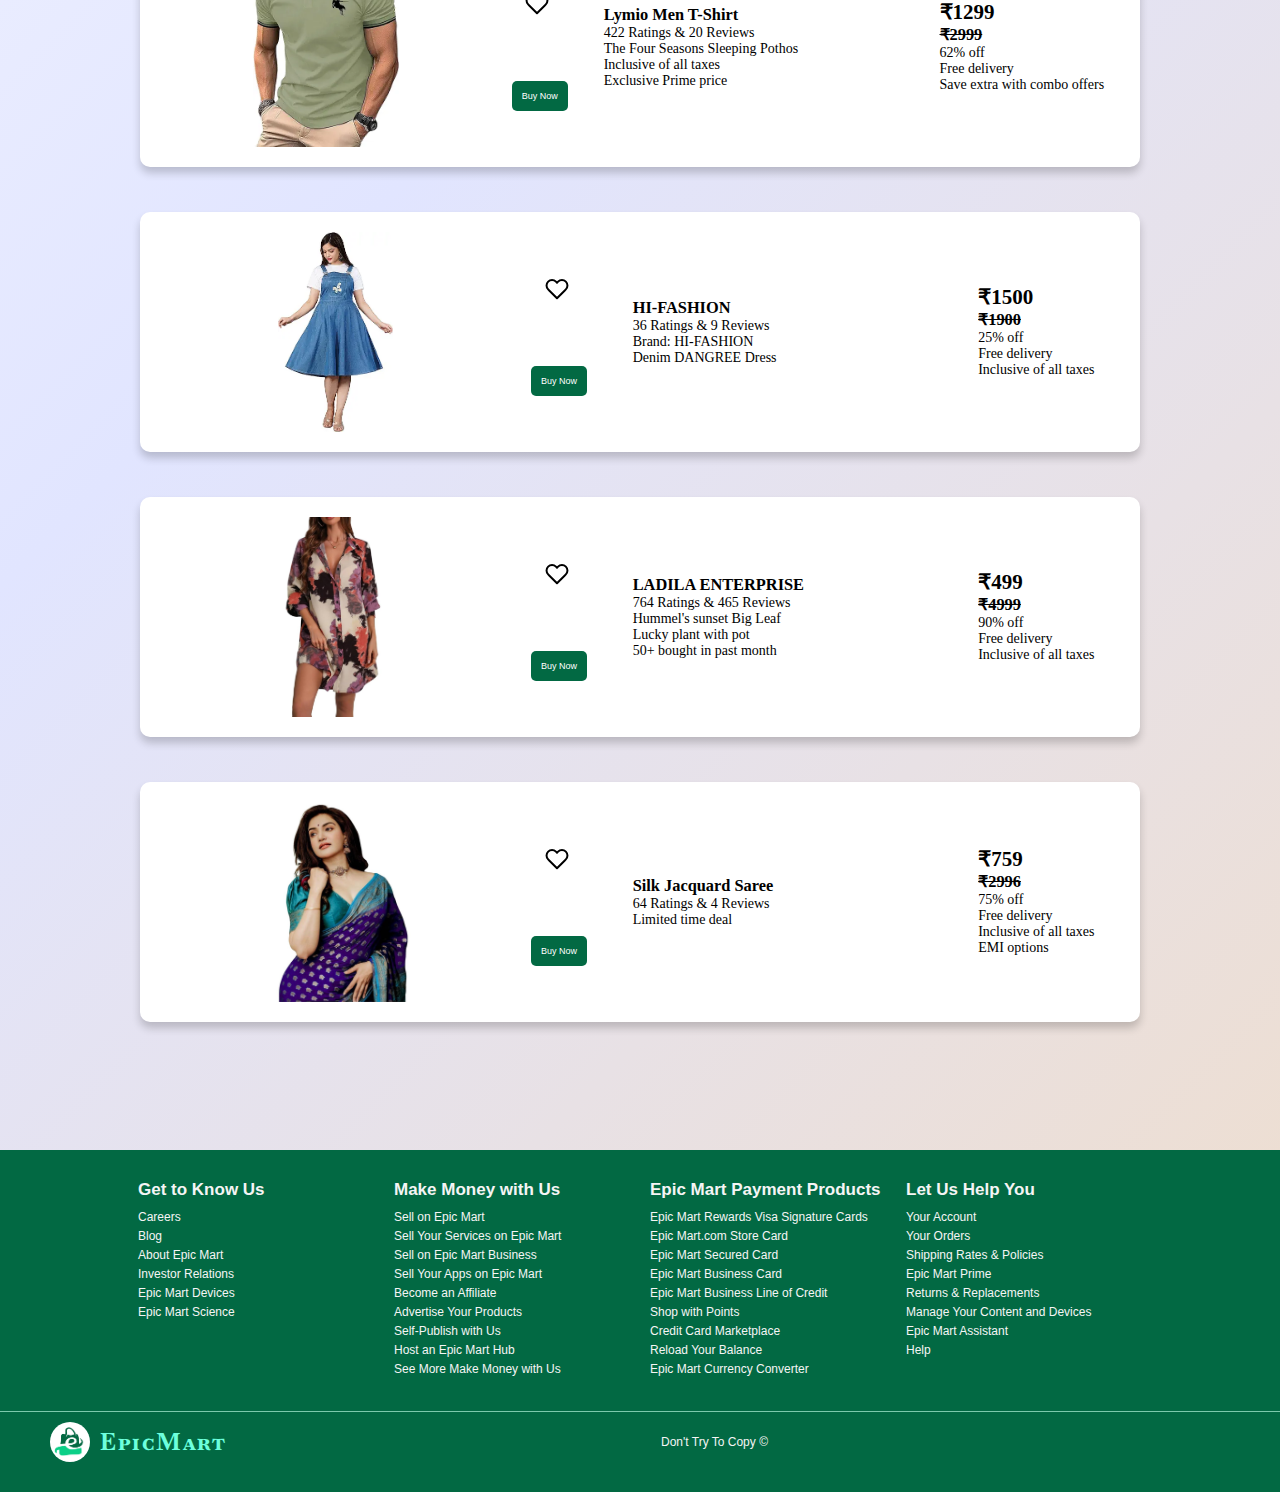
<file: Hyperlink/fashion.html>
<!DOCTYPE html>
<html lang="en">

<head>
  <meta charset="UTF-8">
  <meta name="viewport" content="width=device-width, initial-scale=1.0">
  <title>EpicMart - Fashion Page</title>
  <link rel="shortcut icon" href="photos/favicon.ico" type="image/x-icon">
  <link rel="stylesheet" href="fashion.css">
  <link rel="stylesheet" href="https://cdnjs.cloudflare.com/ajax/libs/font-awesome/6.5.2/css/all.min.css"
    integrity="sha512-SnH5WK+bZxgPHs44uWIX+LLJAJ9/2PkPKZ5QiAj6Ta86w+fsb2TkcmfRyVX3pBnMFcV7oQPJkl9QevSCWr3W6A=="
    crossorigin="anonymous" referrerpolicy="no-referrer" />
</head>

<body>
  <!-- ********************* Navigation Bar ******************** -->
  <nav class="nav-bar">
    <div class="nav-bar-left">
      <div class="logoo">
        <img src="photos/logo.jpg" alt="Logo">
        <span class="nav-bar-name">
          EpicMart</span>
      </div>

      <div class="inputicon" id="input_icon">
        <i class="fa-solid fa-magnifying-glass"></i>
        <!-- <input type="search" class="nav-bar-search" placeholder="Search..."> -->
        <input type="search" class="search-bar" id="search-bar" placeholder="Search...">
      </div>


    </div>
    <div class="nav-bar-right">
      <a href="../index.html"><button class="nav-bar-Home"><i id="home-icon" class="fa-solid fa-house"></i>
          Home</i></button></a>
      <a href="../Cart.html">
        <div class="nav-bar-cart-logo"><i class="fa-brands fa-opencart"></i></div>
      </a>
      <a href="../Login.html"><button class="nav-bar-login"> <i id="login-icon" class="fa-solid fa-user"></i>
          Login</button></a>
      <button class="nav-bar-three-dots"><i class="fa-solid fa-bars"></i></button>
      <div class="nav-bar-three-dots-sidebar">
        <div class="nav-bar-three-dots-sidebar-header">
          <span>Menu</span>
          <button class="nav-bar-three-dots-sidebar-close">×</button>
        </div>
        <ul>

          <li class="home"><a href="../index.html">Home <i id="home-icon" class="fa-solid fa-house"></i></a></li>
          <li class="cart"><a href="../Cart.html" target="_blank">Cart <i class="fa-brands fa-opencart"></i></a></li>
          <li class="login"><a href="../Login.html" target="_blank">Login <i id="login-icon"
                class="fa-solid fa-user"></i></a></li>

          <li><a href="../Account.html" target="_blank">Account <i class="fa-solid fa-id-card-clip"></i></a></li>
          <li><a href="../About.html" target="_blank">About <i class="fa-solid fa-address-card"></i></a></li>
          <li><a href="../Help.html" target="_blank">Help <i class="fa-solid fa-helicopter-symbol"></i></a></li>

        </ul>
      </div>
    </div>
  </nav>


  <!-- Product body -->
  <div class="hh">
    <img src="photos/1fas.avif" alt="">

  </div>

  <!-- product 1 -->

  <div class="ww">
    <div class="offer-box">
      <h1>Lymio</h1>
      <h2>60% Off</h2>
      <img src="photos/2fas.png" alt="Lucky Bamboo">
      <button class="btn" style="margin-top: 30px;">Add to cart</button>
    </div>

    <!-- product 2 -->


    <div class="offer-box">
      <h1>Sarees</h1>
      <h2>40% Off</h2>
      <img src="photos/3fas.png" alt="Ficus Ginseng">
      <button class="btn" style="margin-top: 30px;">Add to cart</button>
    </div>


    <!-- product 3 -->


    <div class="offer-box">
      <h1>Man shirts</h1>
      <h2>30% Off</h2>
      <img src="photos/4fas.webp" alt="Areca palm">
      <button class="btn" style="margin-top: 30px;">Add to cart</button>
    </div>


    <!-- product 4 -->


    <div class="offer-box">
      <h1>Man T-shirt</h1>
      <h2>20% Off</h2>
      <img src="photos/6fas.webp" alt="Garden Art Aglaonema">
      <button class="btn" style="margin-top: 30px;">Add to cart</button>
    </div>
  </div>


  <!-- main product  -->



  <div class="main">


    <!-- main product 1 -->


    <div class="product">

      <div class="image">
        <img src="photos/7fas.webp" alt="">
        <button class="special">Buy Now</button>
      </div>
      <div class="buy">
        <div id="container1"></div>
        <button class="btnn" style="margin-top: 30px;">Buy Now</button>
      </div>
      <div class="detail">
        <h3>
          Pinkmint </h3>
        465Ratings & 25 Reviews <br>
        200+ bought in past month<br>
        Inclusive of all taxes<br>
        EMI starts at ₹62 per month<br>
      </div>
      <div class="price">
        <h1 class="her"> Pinkmint</h1>
        <h2>₹800</h2>
        <h3 style="text-decoration: line-through;">₹1999</h3> 64% off <br>
        Free delivery <br>
      </div>
    </div>


    <!-- main product 2 -->



    <div class="product">

      <div class="image">
        <img src="photos/5fas.webp" alt="">
        <button class="special">Buy Now</button>
      </div>
      <div class="buy">
        <div id="container2"></div>
        <button class="btnn" style="margin-top: 30px;">Buy Now</button>
      </div>
      <div class="detail">
        <h3>
          shirts </h3>
        78 Ratings & 25 Reviews <br>
        Air Purifying Live <br>
        4.5 Inch Wide Black Plastic Pot <br>
        Inclusive of all taxes <br>
        EMI starts at ₹104 per month<br>

      </div>
      <div class="price">
        <h1 class="her"> shirts </h1>
        <h2>₹999</h2>
        <h3 style="text-decoration: line-through;">₹1299</h3> 33% off <br>
        Free delivery <br>
      </div>
    </div>


    <!-- main product 3 -->




    <div class="product">
      <div class="image">
        <img src="photos/8fas.webp" alt="">
        <button class="special">Buy Now</button>
      </div>
      <div class="buy">
        <div id="container3"></div>
        <button class="btnn" style="margin-top: 30px;">Buy Now</button>
      </div>
      <div class="detail">
        <h3>
          Lymio Men T-Shirt </h3>
        422 Ratings & 20 Reviews <br>
        The Four Seasons Sleeping Pothos <br>
        Inclusive of all taxes<br>
        Exclusive Prime price<br>

      </div>
      <div class="price">
        <h1 class="her">Lymio Men T-Shirt </h1>
        <h2>₹1299</h2>
        <h3 style="text-decoration: line-through;">
          ₹2999 </h3> 62% off <br>
        Free delivery <br>
        Save extra with combo offers <br>
      </div>
    </div>


    <!-- main product 4 -->



    <div class="product">
      <div class="image">
        <img src="photos/9fas.webp" alt="">
        <button class="special">Buy Now</button>
      </div>
      <div class="buy">
        <div id="container4"></div>
        <button class="btnn" style="margin-top: 30px;">Buy Now</button>
      </div>
      <div class="detail">
        <h3>
          HI-FASHION </h3>
        36 Ratings & 9 Reviews<br>
        Brand: HI-FASHION<br>
        Denim DANGREE Dress<br>


      </div>
      <div class="price">
        <h1 class="her">Denim DANGREE Dress</h1>
        <h2>₹1500</h2>
        <h3 style="text-decoration: line-through;">
          ₹1900</h3> 25% off <br>
        Free delivery <br>
        Inclusive of all taxes<br>
      </div>
    </div>


    <!-- main product 5 -->



    <div class="product">
      <div class="image">
        <img src="photos/10fas.jpg" alt="">
        <button class="special">Buy Now</button>
      </div>
      <div class="buy">
        <div id="container5"></div>
        <button class="btnn" style="margin-top: 30px;">Buy Now</button>
      </div>
      <div class="detail">
        <h3>
          LADILA ENTERPRISE</h3>
        764 Ratings & 465 Reviews<br>
        Hummel's sunset Big Leaf <br>
        Lucky plant with pot<br>
        50+ bought in past month <br>

      </div>
      <div class="price">
        <h1 class="her">LADILA ENTERPRISE</h1>
        <h2>₹499</h2>
        <h3 style="text-decoration: line-through;">
          ₹4999</h3> 90% off <br>
        Free delivery <br>
        Inclusive of all taxes <br>
      </div>
    </div>


    <!-- main product 6 -->



    <div class="product">
      <div class="image">
        <img src="photos/11fas.jpg" alt="">
        <button class="special">Buy Now</button>
      </div>
      <div class="buy">
        <div id="container6"></div>
        <button class="btnn" style="margin-top: 30px;">Buy Now</button>
      </div>
      <div class="detail">
        <h3>
          Silk Jacquard Saree</h3>
        64 Ratings & 4 Reviews<br>
        Limited time deal <br>
      </div>
      <div class="price">
        <h1 class="her">Silk Jacquard Saree</h1>
        <h2>₹759</h2>
        <h3 style="text-decoration: line-through;">
          ₹2996</h3> 75% off <br>
        Free delivery <br>
        Inclusive of all taxes <br>
        EMI options <br>
      </div>
    </div>

  </div>




  <!-- footer -->


  <footer>
    <div class="footer-top">
      <div class="footer-nav">
        <div class="nav-column">
          <h4>Get to Know Us</h4>
          <ul>
            <li><a href="#">Careers</a></li>
            <li><a href="#">Blog</a></li>
            <li><a href="#">About Epic Mart</a></li>
            <li><a href="#">Investor Relations</a></li>
            <li><a href="#">Epic Mart Devices</a></li>
            <li><a href="#">Epic Mart Science</a></li>
          </ul>
        </div>
        <div class="nav-column">
          <h4>Make Money with Us</h4>
          <ul>
            <li><a href="#">Sell on Epic Mart</a></li>
            <li><a href="#">Sell Your Services on Epic Mart</a></li>
            <li><a href="#">Sell on Epic Mart Business</a></li>
            <li><a href="#">Sell Your Apps on Epic Mart</a></li>
            <li><a href="#">Become an Affiliate</a></li>
            <li><a href="#">Advertise Your Products</a></li>
            <li><a href="#">Self-Publish with Us</a></li>
            <li><a href="#">Host an Epic Mart Hub</a></li>
            <li><a href="#">See More Make Money with Us</a></li>
          </ul>
        </div>
        <div class="nav-column">
          <h4>Epic Mart Payment Products</h4>
          <ul>
            <li><a href="#">Epic Mart Rewards Visa Signature Cards</a></li>
            <li><a href="#">Epic Mart.com Store Card</a></li>
            <li><a href="#">Epic Mart Secured Card</a></li>
            <li><a href="#">Epic Mart Business Card</a></li>
            <li><a href="#">Epic Mart Business Line of Credit</a></li>
            <li><a href="#">Shop with Points</a></li>
            <li><a href="#">Credit Card Marketplace</a></li>
            <li><a href="#">Reload Your Balance</a></li>
            <li><a href="#">Epic Mart Currency Converter</a></li>
          </ul>
        </div>
        <div class="nav-column">
          <h4>Let Us Help You</h4>
          <ul>
            <li><a href="#">Your Account</a></li>
            <li><a href="#">Your Orders</a></li>
            <li><a href="#">Shipping Rates & Policies</a></li>
            <li><a href="#">Epic Mart Prime</a></li>
            <li><a href="#">Returns & Replacements</a></li>
            <li><a href="#">Manage Your Content and Devices</a></li>
            <li><a href="#">Epic Mart Assistant</a></li>
            <li><a href="#">Help</a></li>
          </ul>
        </div>
      </div>
    </div>
    <div class="footer-bottom">
      <div class="footer-logoo">
        <img src="photos/logo.jpg" alt="Logo">
        <span class="nav-bar-name">
          EpicMart</span>
      </div>
      <div class="row">
        Don't Try To Copy &copy;
      </div>
      <div class="footer-logo">
        <i class="fa-brands fa-twitter"></i>
        <i class="fa-brands fa-instagram"></i>
        <i class="fa-brands fa-facebook"></i>
      </div>
    </div>
  </footer>
  <script src="fashion.js"></script>
</body>

</html>
</file>
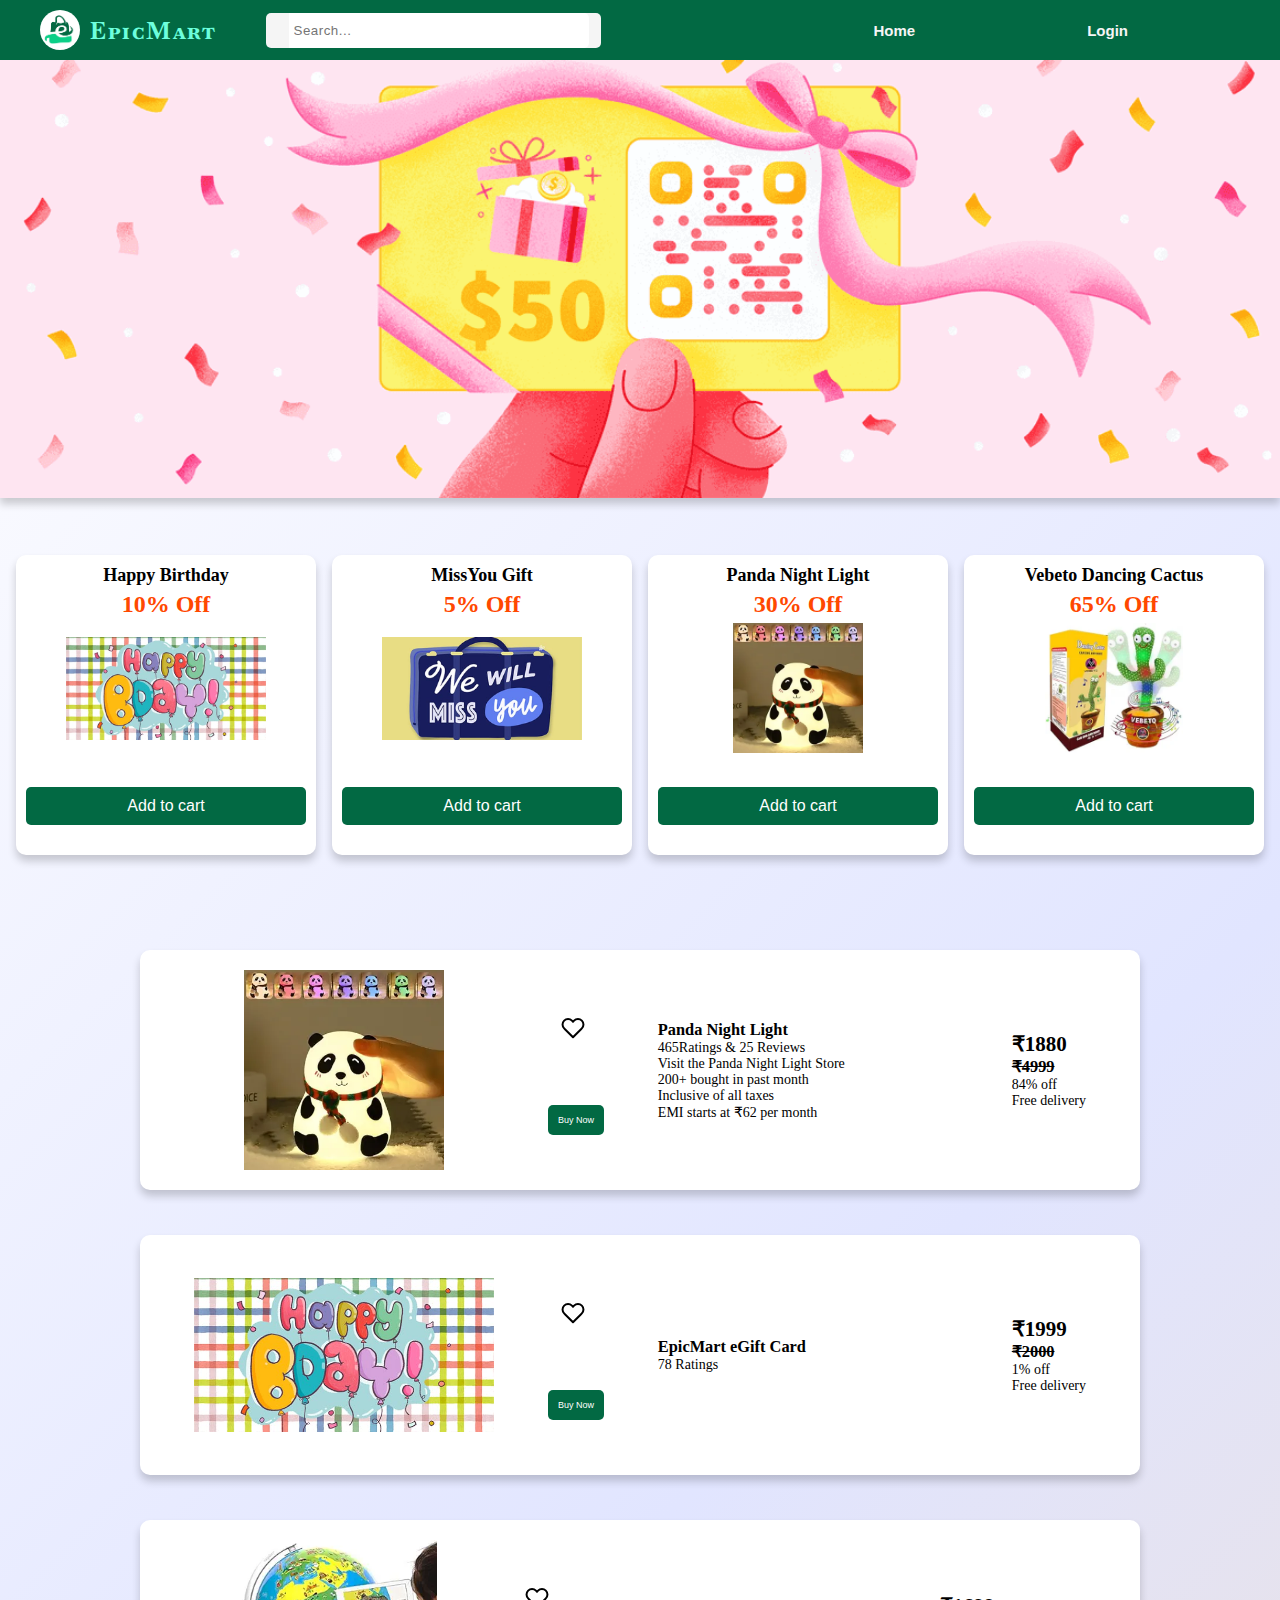
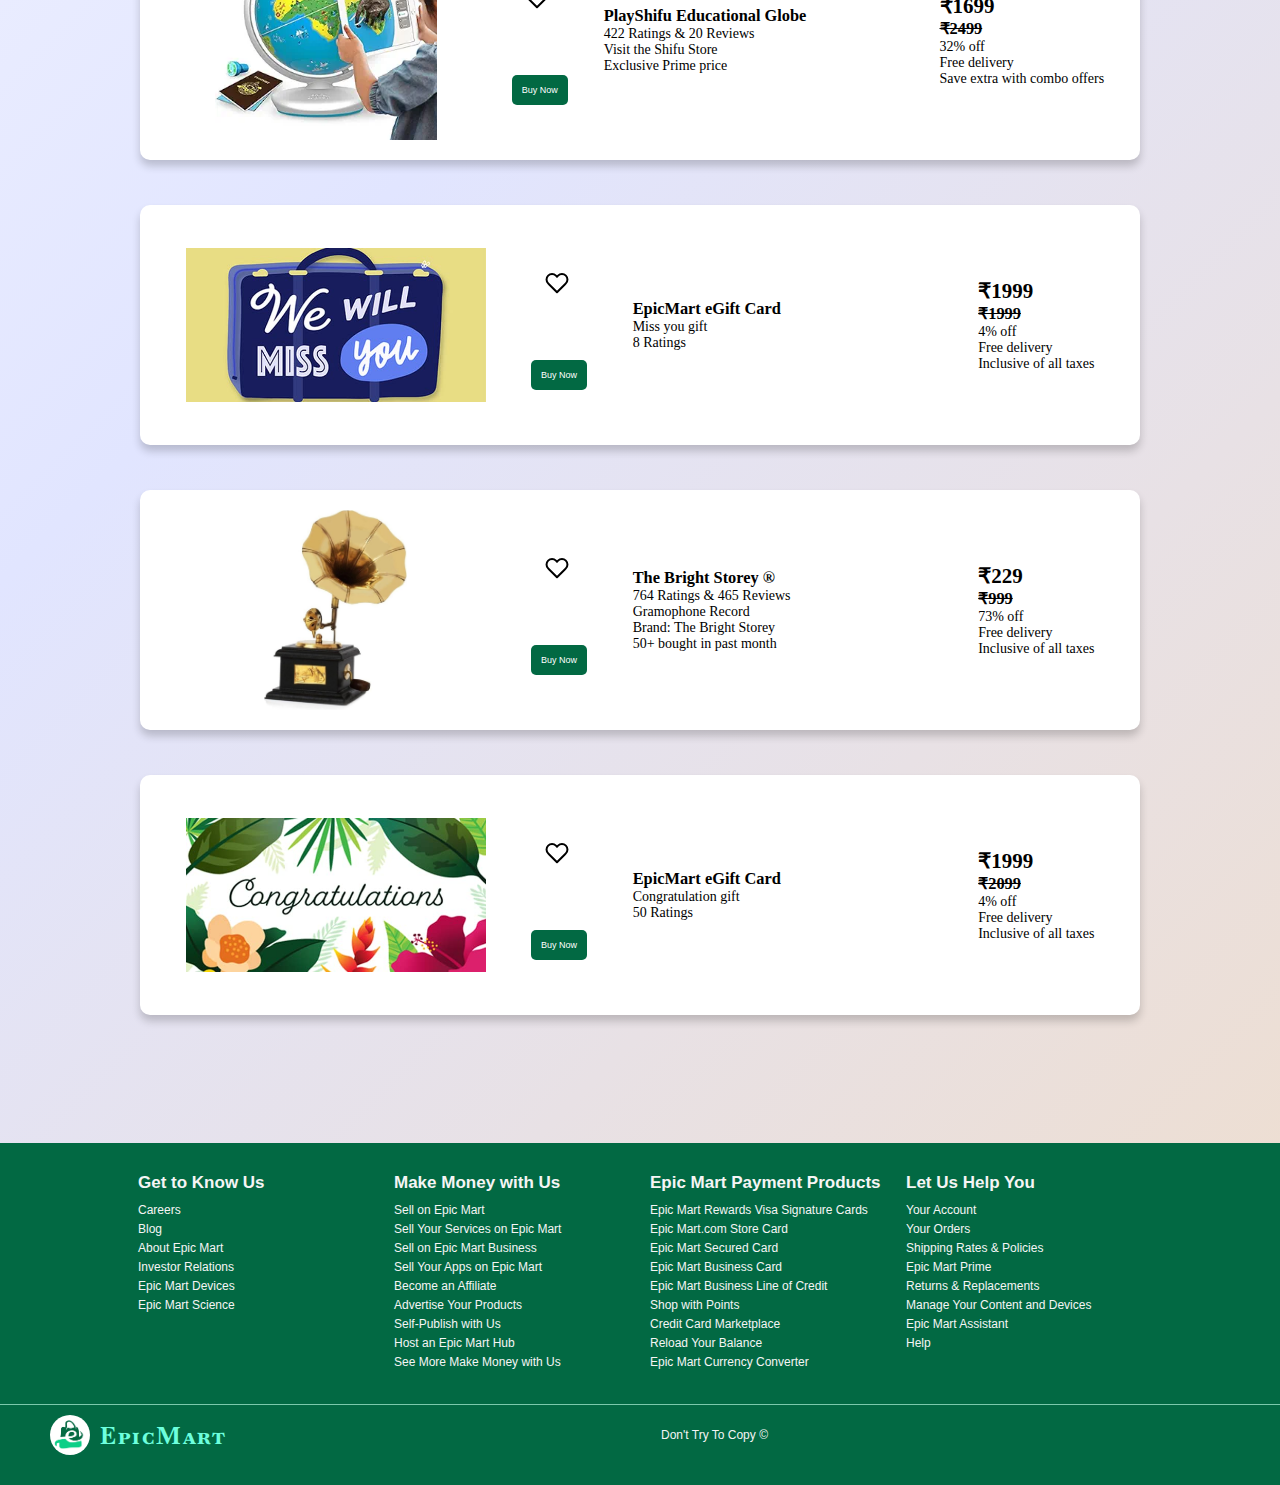
<file: Hyperlink/gift.html>
<!DOCTYPE html>
<html lang="en">

<head>
  <meta charset="UTF-8">
  <meta name="viewport" content="width=device-width, initial-scale=1.0">
  <title>EpicMart - Gift Page</title>
  <link rel="shortcut icon" href="photos/favicon.ico" type="image/x-icon">
  <link rel="stylesheet" href="laptop.css">
  <link rel="stylesheet" href="https://cdnjs.cloudflare.com/ajax/libs/font-awesome/6.5.2/css/all.min.css"
    integrity="sha512-SnH5WK+bZxgPHs44uWIX+LLJAJ9/2PkPKZ5QiAj6Ta86w+fsb2TkcmfRyVX3pBnMFcV7oQPJkl9QevSCWr3W6A=="
    crossorigin="anonymous" referrerpolicy="no-referrer" />
</head>

<body>
  <!-- ********************* Navigation Bar ******************** -->
  <nav class="nav-bar">
    <div class="nav-bar-left">
      <div class="logoo">
        <img src="photos/logo.jpg" alt="Logo">
        <span class="nav-bar-name">
          EpicMart</span>
      </div>

      <div class="inputicon" id="input_icon">
        <i class="fa-solid fa-magnifying-glass"></i>
        <!-- <input type="search" class="nav-bar-search" placeholder="Search..."> -->
         <input type="search" class="search-bar" id="search-bar" placeholder="Search...">
      </div>


    </div>
    <div class="nav-bar-right">
      <a href="../index.html"><button class="nav-bar-Home"><i id="home-icon" class="fa-solid fa-house"></i> Home</i></button></a>
      <a href="../Cart.html"><div class="nav-bar-cart-logo"><i class="fa-brands fa-opencart"></i></div></a>
      <a href="../Login.html"><button class="nav-bar-login"> <i id="login-icon" class="fa-solid fa-user"></i> Login</button></a>
      <button class="nav-bar-three-dots"><i class="fa-solid fa-bars"></i></button>
      <div class="nav-bar-three-dots-sidebar">
        <div class="nav-bar-three-dots-sidebar-header">
          <span>Menu</span>
          <button class="nav-bar-three-dots-sidebar-close">×</button>
        </div>
        <ul>

          <li class="home"><a href="../index.html">Home <i id="home-icon" class="fa-solid fa-house"></i></a></li>
          <li class="cart"><a href="../Cart.html" target="_blank">Cart <i class="fa-brands fa-opencart"></i></a></li>
          <li class="login"><a href="Login.html" target="_blank">Login <i id="login-icon"
                class="fa-solid fa-user"></i></a></li>

          <li><a href="../Account.html" target="_blank">Account <i class="fa-solid fa-id-card-clip"></i></a></li>
          <li><a href="../About.html" target="_blank">About <i class="fa-solid fa-address-card"></i></a></li>
          <li><a href="../Help.html" target="_blank">Help <i class="fa-solid fa-helicopter-symbol"></i></a></li>

        </ul>
      </div>
    </div>
  </nav>


  <!-- Product body -->
  <div class="hh">
    <img src="photos/gift1.png" alt="">

  </div>

  <!-- product 1 -->

  <div class="ww">
    <div class="offer-box">
      <h1>Happy Birthday </h1>
      <h2>10% Off</h2>
      <img src="photos/gift2.jpg" alt="Lucky Bamboo">
      <button class="btn" style="margin-top: 30px;">Add to cart</button>
    </div>

    <!-- product 2 -->


    <div class="offer-box">
      <h1>MissYou Gift</h1>
      <h2>5% Off</h2>
      <img src="photos/gift4.jpg" alt="Ficus Ginseng">
      <button class="btn" style="margin-top: 30px;">Add to cart</button>
    </div>


    <!-- product 3 -->


    <div class="offer-box">
      <h1>Panda Night Light</h1>
      <h2>30% Off</h2>
      <img src="photos/gift3.webp" alt="Areca palm">
      <button class="btn" style="margin-top: 30px;">Add to cart</button>
    </div>


    <!-- product 4 -->


    <div class="offer-box">
      <h1>Vebeto Dancing Cactus</h1>
      <h2>65% Off</h2>
      <img src="photos/gift5.webp" alt="Garden Art Aglaonema">
      <button class="btn" style="margin-top: 30px;">Add to cart</button>
    </div>
  </div>


  <!-- main product  -->



  <div class="main">


    <!-- main product 1 -->


    <div class="product">

      <div class="image">
        <img src="photos/gift3.webp" alt="">
        <button class="special">Buy Now</button>
      </div>
      <div class="buy">
      <div id="container1"></div>
      <button class="btnn" style="margin-top: 30px;">Buy Now</button>
    </div>
      <div class="detail">
        <h3>
            Panda Night Light</h3>
        465Ratings & 25 Reviews <br>
        Visit the Panda Night Light Store<br>
        200+ bought in past month<br>
        Inclusive of all taxes<br>
        EMI starts at ₹62 per month<br>
      </div>
      <div class="price">
        <h1 class="her">Panda Night Light</h1>
        <h2>₹1880</h2>
        <h3 style="text-decoration: line-through;">₹4999</h3> 84% off <br>
        Free delivery <br>
      </div>
    </div>


    <!-- main product 2 -->



    <div class="product">

      <div class="image">
        <img src="photos/gift2.jpg" alt="">
        <button class="special">Buy Now</button>
      </div>
      <div class="buy">
        <div id="container2"></div>
        <button class="btnn" style="margin-top: 30px;">Buy Now</button>
      </div>
      <div class="detail">
        <h3>
            EpicMart eGift Card </h3>
        78 Ratings<br>
        
      </div>
      <div class="price">
        <h1 class="her">EpicMart eGift Card</h1>
        <h2>₹1999</h2>
        <h3 style="text-decoration: line-through;">₹2000</h3> 1% off <br>
        Free delivery <br>
      </div>
    </div>


    <!-- main product 3 -->




    <div class="product">
      <div class="image">
        <img src="photos/gift6.webp" alt="">
        <button class="special">Buy Now</button>
      </div>
      <div class="buy">
        <div id="container3"></div>
        <button class="btnn" style="margin-top: 30px;">Buy Now</button>
      </div>
      <div class="detail">
        <h3>
            PlayShifu Educational Globe </h3>
        422 Ratings & 20 Reviews <br>
        Visit the Shifu Store  <br>
        Exclusive Prime price<br>
        
      </div>
      <div class="price">
        <h1 class="her">PlayShifu Educational Globe</h1>
        <h2>₹1699</h2>
        <h3 style="text-decoration: line-through;">
          ₹2499 </h3> 32% off <br>
        Free delivery <br>
        Save extra with combo offers <br>
      </div>
    </div>


    <!-- main product 4 -->



    <div class="product">
      <div class="image">
        <img src="photos/gift4.jpg" alt="">
        <button class="special">Buy Now</button>
      </div>
      <div class="buy">
        <div id="container4"></div>
        <button class="btnn" style="margin-top: 30px;">Buy Now</button>
      </div>
      <div class="detail">
        <h3>
            EpicMart eGift Card </h3>
            Miss  you gift <br>
        8 Ratings<br>
        
      </div>
      <div class="price">
        <h1 class="her">EpicMart eGift Card </h1>
        <h2>₹1999</h2>
        <h3 style="text-decoration: line-through;">
          ₹1999</h3> 4% off <br>
        Free delivery <br>
        Inclusive of all taxes<br>
      </div>
    </div>


    <!-- main product 5 -->



    <div class="product">
      <div class="image">
        <img src="photos/gift7.jpg" alt="">
        <button class="special">Buy Now</button>
      </div>
      <div class="buy">
        <div id="container5"></div>
        <button class="btnn" style="margin-top: 30px;">Buy Now</button>
      </div>
      <div class="detail">
        <h3>
            The Bright Storey ®</h3>
        764 Ratings & 465 Reviews<br>
        Gramophone Record <br>
        Brand: The Bright Storey<br>
        50+ bought in past month <br>
        
      </div>
      <div class="price">
        <h1 class="her">The Bright Storey ®</h1>
        <h2>₹229</h2>
        <h3 style="text-decoration: line-through;">
          ₹999</h3> 73% off <br>
        Free delivery <br>
        Inclusive of all taxes <br>
      </div>
    </div>


    <!-- main product 6 -->



    <div class="product">
      <div class="image">
        <img src="photos/gift8.jpg" alt="">
        <button class="special">Buy Now</button>
      </div>
      <div class="buy">
        <div id="container6"></div>
        <button class="btnn" style="margin-top: 30px;">Buy Now</button>
      </div>
      <div class="detail">
        <h3>
            EpicMart eGift Card </h3>
           Congratulation gift <br>
        50 Ratings<br>
        
      </div>
      <div class="price">
        <h1 class="her">EpicMart eGift Card </h1>
        <h2>₹1999</h2>
        <h3 style="text-decoration: line-through;">
          ₹2099</h3> 4% off <br>
        Free delivery <br>
        Inclusive of all taxes<br>
      </div>
    </div>

  </div>




  <!-- footer -->


  <footer>
    <div class="footer-top">
      <div class="footer-nav">
        <div class="nav-column">
          <h4>Get to Know Us</h4>
          <ul>
            <li><a href="#">Careers</a></li>
            <li><a href="#">Blog</a></li>
            <li><a href="#">About Epic Mart</a></li>
            <li><a href="#">Investor Relations</a></li>
            <li><a href="#">Epic Mart Devices</a></li>
            <li><a href="#">Epic Mart Science</a></li>
          </ul>
        </div>
        <div class="nav-column">
          <h4>Make Money with Us</h4>
          <ul>
            <li><a href="#">Sell on Epic Mart</a></li>
            <li><a href="#">Sell Your Services on Epic Mart</a></li>
            <li><a href="#">Sell on Epic Mart Business</a></li>
            <li><a href="#">Sell Your Apps on Epic Mart</a></li>
            <li><a href="#">Become an Affiliate</a></li>
            <li><a href="#">Advertise Your Products</a></li>
            <li><a href="#">Self-Publish with Us</a></li>
            <li><a href="#">Host an Epic Mart Hub</a></li>
            <li><a href="#">See More Make Money with Us</a></li>
          </ul>
        </div>
        <div class="nav-column">
          <h4>Epic Mart Payment Products</h4>
          <ul>
            <li><a href="#">Epic Mart Rewards Visa Signature Cards</a></li>
            <li><a href="#">Epic Mart.com Store Card</a></li>
            <li><a href="#">Epic Mart Secured Card</a></li>
            <li><a href="#">Epic Mart Business Card</a></li>
            <li><a href="#">Epic Mart Business Line of Credit</a></li>
            <li><a href="#">Shop with Points</a></li>
            <li><a href="#">Credit Card Marketplace</a></li>
            <li><a href="#">Reload Your Balance</a></li>
            <li><a href="#">Epic Mart Currency Converter</a></li>
          </ul>
        </div>
        <div class="nav-column">
          <h4>Let Us Help You</h4>
          <ul>
            <li><a href="#">Your Account</a></li>
            <li><a href="#">Your Orders</a></li>
            <li><a href="#">Shipping Rates & Policies</a></li>
            <li><a href="#">Epic Mart Prime</a></li>
            <li><a href="#">Returns & Replacements</a></li>
            <li><a href="#">Manage Your Content and Devices</a></li>
            <li><a href="#">Epic Mart Assistant</a></li>
            <li><a href="#">Help</a></li>
          </ul>
        </div>
      </div>
    </div>
    <div class="footer-bottom">
      <div class="footer-logoo">
        <img src="photos/logo.jpg" alt="Logo">
        <span class="nav-bar-name">
          EpicMart</span>
      </div>
      <div class="row">
        Don't Try To Copy &copy;
      </div>
      <div class="footer-logo">
        <i class="fa-brands fa-twitter"></i>
        <i class="fa-brands fa-instagram"></i>
        <i class="fa-brands fa-facebook"></i>
      </div>
    </div>
  </footer>
  <script src="laptop.js"></script>
</body>

</html>
</file>
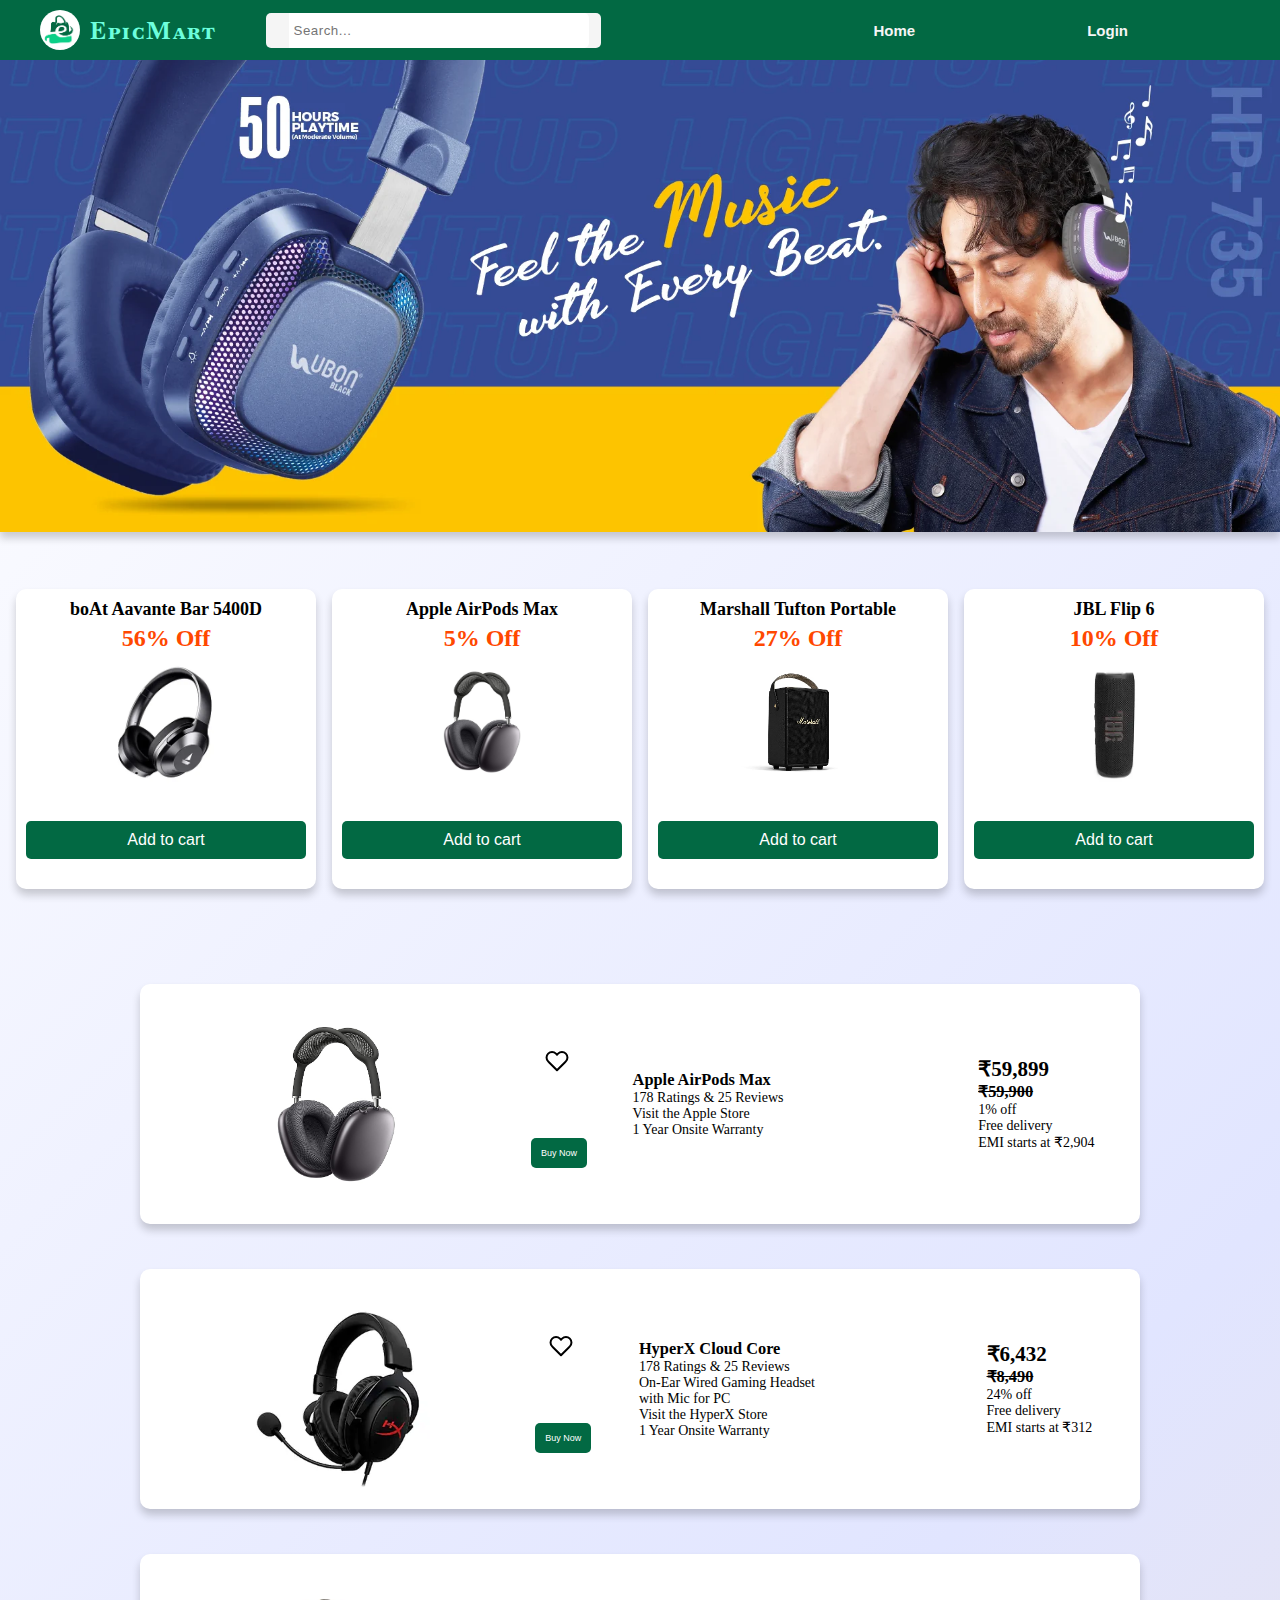
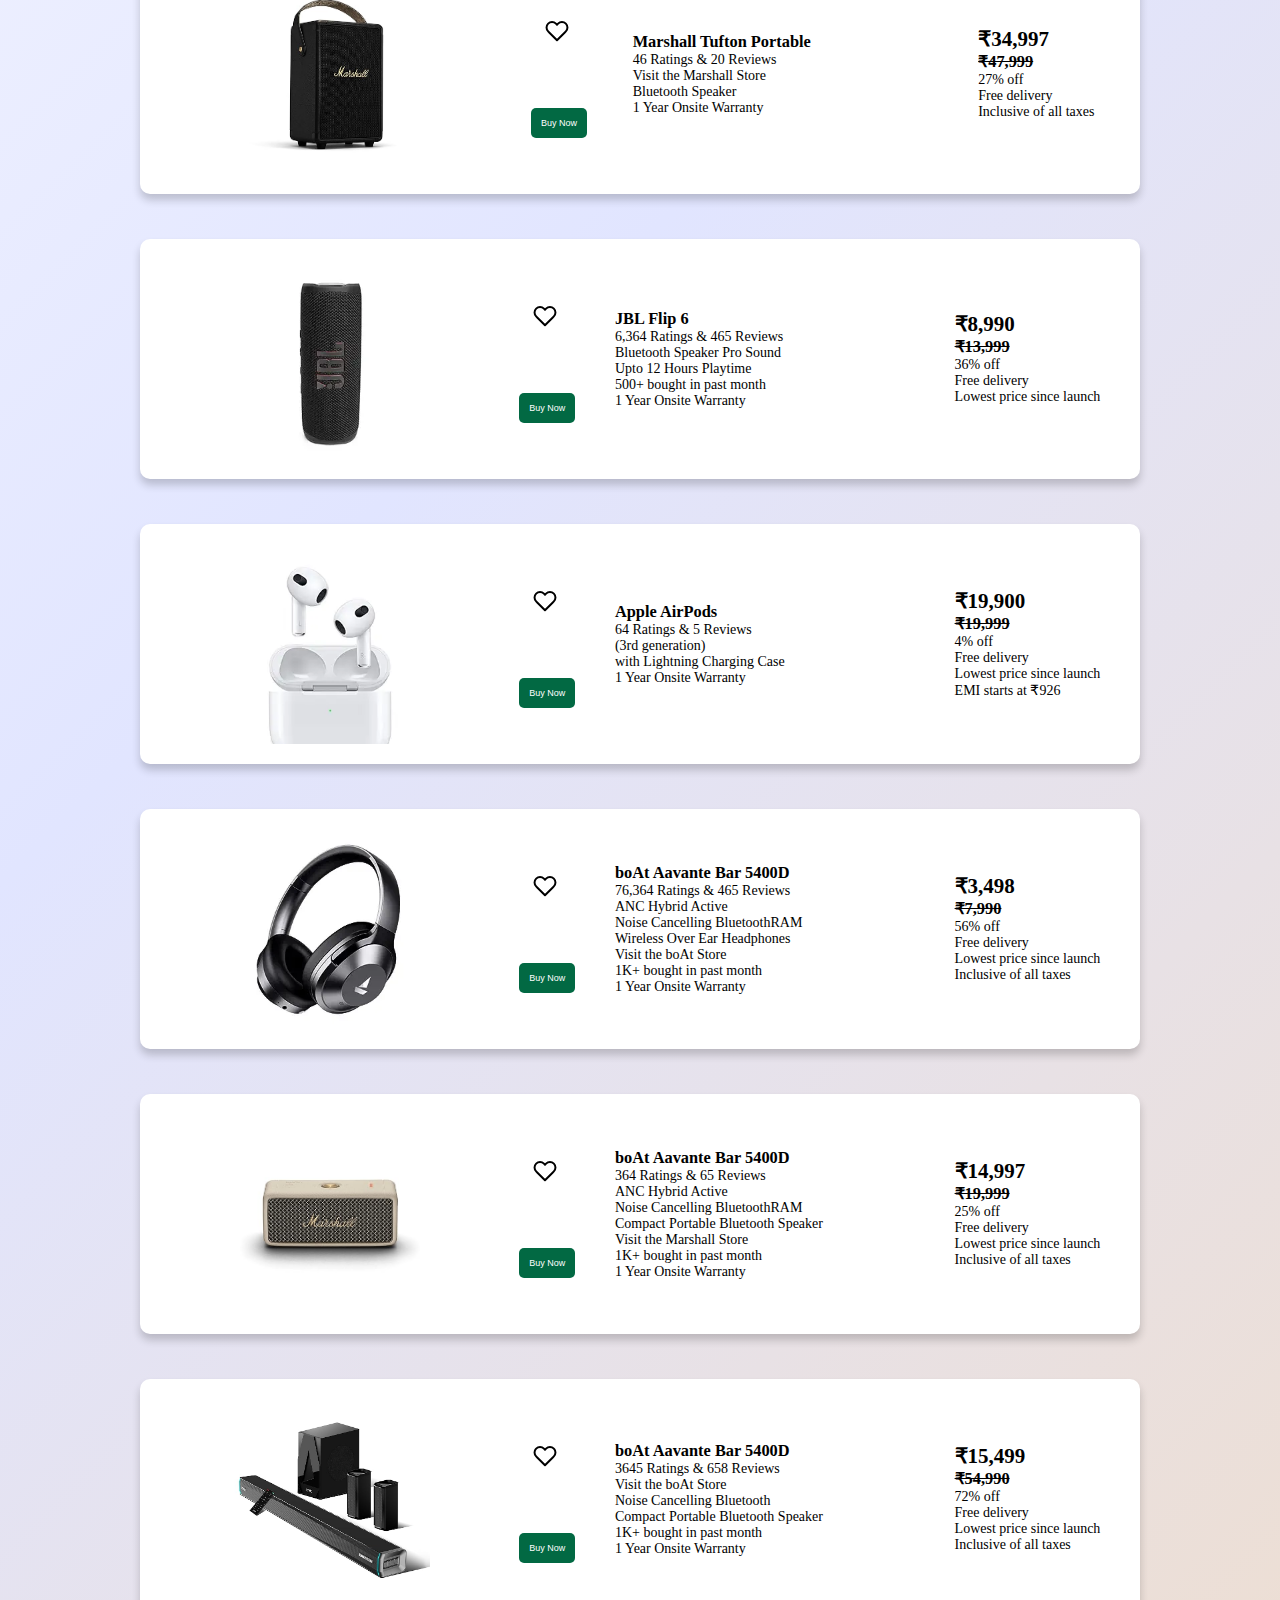
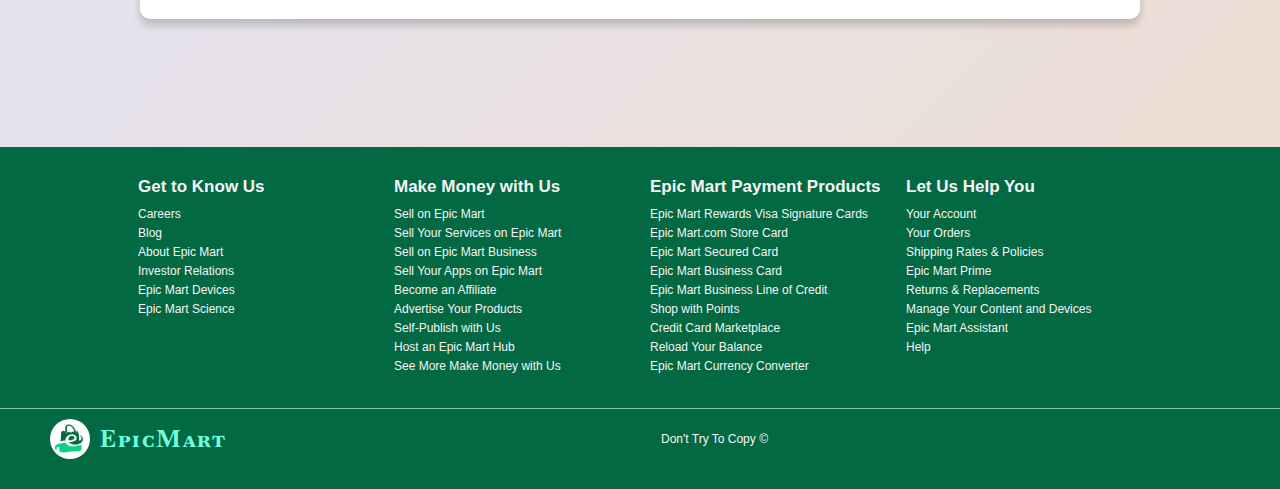
<file: Hyperlink/headandspeaker.html>
<!DOCTYPE html>
<html lang="en">

<head>
  <meta charset="UTF-8">
  <meta name="viewport" content="width=device-width, initial-scale=1.0">
  <title>EpicMart - Electronics Page</title>
  <link rel="shortcut icon" href="photos/favicon.ico" type="image/x-icon">
  <link rel="stylesheet" href="headspeaker.css">
  <link rel="stylesheet" href="https://cdnjs.cloudflare.com/ajax/libs/font-awesome/6.5.2/css/all.min.css"
    integrity="sha512-SnH5WK+bZxgPHs44uWIX+LLJAJ9/2PkPKZ5QiAj6Ta86w+fsb2TkcmfRyVX3pBnMFcV7oQPJkl9QevSCWr3W6A=="
    crossorigin="anonymous" referrerpolicy="no-referrer" />
</head>

<body>
  <!-- ********************* Navigation Bar ******************** -->
  <nav class="nav-bar">
    <div class="nav-bar-left">
      <div class="logoo">
        <img src="photos/logo.jpg" alt="Logo">
        <span class="nav-bar-name">
          EpicMart</span>
      </div>

      <div class="inputicon" id="input_icon">
        <i class="fa-solid fa-magnifying-glass"></i>
        <!-- <input type="search" class="nav-bar-search" placeholder="Search..."> -->
         <input type="search" class="search-bar" id="search-bar" placeholder="Search...">
      </div>


    </div>
    <div class="nav-bar-right">
      <a href="../index.html"><button class="nav-bar-Home"><i id="home-icon" class="fa-solid fa-house"></i> Home</i></button></a>
      <a href="../Cart.html"><div class="nav-bar-cart-logo"><i class="fa-brands fa-opencart"></i></div></a>
      <a href="../Login.html"><button class="nav-bar-login"> <i id="login-icon" class="fa-solid fa-user"></i> Login</button></a>
      <button class="nav-bar-three-dots"><i class="fa-solid fa-bars"></i></button>

      <div class="nav-bar-three-dots-sidebar">
        <div class="nav-bar-three-dots-sidebar-header">
          <span>Menu</span>
          <button class="nav-bar-three-dots-sidebar-close">×</button>
        </div>
        <ul>

          <li class="home"><a href="../index.html">Home <i id="home-icon" class="fa-solid fa-house"></i></a></li>
          <li class="cart"><a href="../Cart.html" target="_blank">Cart <i class="fa-brands fa-opencart"></i></a></li>
          <li class="login"><a href="../Login.html" target="_blank">Login <i id="login-icon"
                class="fa-solid fa-user"></i></a></li>

          <li><a href="../Account.html" target="_blank">Account <i class="fa-solid fa-id-card-clip"></i></a></li>
          <li><a href="../About.html" target="_blank">About <i class="fa-solid fa-address-card"></i></a></li>
          <li><a href="../Help.html" target="_blank">Help <i class="fa-solid fa-helicopter-symbol"></i></a></li>

        </ul>
      </div>
    </div>
  </nav>


  <!-- Product body -->
  <div class="hh">
    <img src="photos/head1.webp" alt="">

  </div>

  <!-- product 1 -->

  <div class="ww">
    <div class="offer-box">
      <h1>boAt Aavante Bar 5400D </h1>
      <h2>56% Off</h2>
      <img src="photos/head2.webp" alt="boAt Aavante Bar 5400D">
      <button class="btn" style="margin-top: 30px;">Add to cart</button>
    </div>

    <!-- product 2 -->


    <div class="offer-box">
      <h1>Apple AirPods Max</h1>
      <h2>5% Off</h2>
      <img src="photos/head3.jpg" alt="Apple AirPods Max">
      <button class="btn" style="margin-top: 30px;">Add to cart</button>
    </div>


    <!-- product 3 -->


    <div class="offer-box">
      <h1>Marshall Tufton Portable</h1>
      <h2>27% Off</h2>
      <img src="photos/head4.jpg" alt="Dell Alienware m16">
      <button class="btn" style="margin-top: 30px;">Add to cart</button>
    </div>


    <!-- product 4 -->


    <div class="offer-box">
      <h1>JBL Flip 6</h1>
      <h2>10% Off</h2>
      <img src="photos/head5.webp" alt="JBL Flip 6">
      <button class="btn" style="margin-top: 30px;">Add to cart</button>
    </div>
  </div>


  <!-- main product  -->



  <div class="main">


    <!-- main product 1 -->


    <div class="product">

      <div class="image">
        <img src="photos/head3.jpg" alt="">
        <button class="special">Buy Now</button>
      </div>
      <div class="buy">
      <div id="container1"></div>
      <button class="btnn" style="margin-top: 30px;">Buy Now</button>
    </div>
      <div class="detail">
        <h3>
          Apple AirPods Max </h3>
        178 Ratings & 25 Reviews <br>
        Visit the Apple Store <br>
        1 Year Onsite Warranty <br>
      </div>
      <div class="price">
        <h1 class="her">Apple AirPods Max</h1>
        <h2>₹59,899 </h2>
        <h3 style="text-decoration: line-through;">₹59,900</h3> 1% off <br>
        Free delivery <br>
        EMI starts at ₹2,904 <br>
      </div>
    </div>


    <!-- main product 2 -->



    <div class="product">

      <div class="image">
        <img src="photos/head6.webp" alt="">
        <button class="special">Buy Now</button>
      </div>
      <div class="buy">
        <div id="container2"></div>
        <button class="btnn" style="margin-top: 30px;">Buy Now</button>
      </div>
      <div class="detail">
        <h3>
          HyperX Cloud Core </h3>
        178 Ratings & 25 Reviews <br>
        On-Ear Wired Gaming Headset <br>
        with Mic for PC<br>
        Visit the HyperX Store <br>
        1 Year Onsite Warranty <br>
      </div>
      <div class="price">
        <h1 class="her">HyperX Cloud Core</h1>
        <h2>₹6,432</h2>
        <h3 style="text-decoration: line-through;">₹8,490 </h3> 24% off <br>
        Free delivery <br>
        EMI starts at ₹312 <br>
      </div>
    </div>


    <!-- main product 3 -->




    <div class="product">
      <div class="image">
        <img src="photos/head4.jpg" alt="">
        <button class="special">Buy Now</button>
      </div>
      <div class="buy">
        <div id="container3"></div>
        <button class="btnn" style="margin-top: 30px;">Buy Now</button>
      </div>
      <div class="detail">
        <h3>
          Marshall Tufton Portable</h3>
        46 Ratings & 20 Reviews <br>
        Visit the Marshall Store <br>
        Bluetooth Speaker <br>
        1 Year Onsite Warranty <br>
      </div>
      <div class="price">
        <h1 class="her">Marshall Tufton Portable</h1>
        <h2>₹34,997</h2>
        <h3 style="text-decoration: line-through;">
          ₹47,999</h3> 27% off <br>
        Free delivery <br>
        Inclusive of all taxes<br>
      </div>
    </div>


    <!-- main product 4 -->



    <div class="product">
      <div class="image">
        <img src="photos/head5.webp" alt="">
        <button class="special">Buy Now</button>
      </div>
      <div class="buy">
        <div id="container4"></div>
        <button class="btnn" style="margin-top: 30px;">Buy Now</button>
      </div>
      <div class="detail">
        <h3>
          JBL Flip 6 </h3>
        6,364 Ratings & 465 Reviews<br>
        Bluetooth Speaker Pro Sound <br>
        Upto 12 Hours Playtime<br>
        500+ bought in past month<br>
    
        1 Year Onsite Warranty <br>
      </div>
      <div class="price">
        <h1 class="her">JBL Flip 6</h1>
        <h2>₹8,990</h2>
        <h3 style="text-decoration: line-through;">
            ₹13,999 </h3> 36% off <br>
        Free delivery <br>
        Lowest price since launch <br>
      </div>
    </div>


    <!-- main product 5 -->



    <div class="product">
      <div class="image">
        <img src="photos/head7.webp" alt="">
        <button class="special">Buy Now</button>
      </div>
      <div class="buy">
        <div id="container5"></div>
        <button class="btnn" style="margin-top: 30px;">Buy Now</button>
      </div>
      <div class="detail">
        <h3>
          Apple AirPods</h3>
        64 Ratings & 5 Reviews<br>
        (3rd generation) <br>
        with Lightning Charging Case ​​​​​​​<br>
        1 Year Onsite Warranty <br>
      </div>
      <div class="price">
        <h1 class="her">Apple AirPods</h1>
        <h2>₹19,900</h2>
        <h3 style="text-decoration: line-through;">
            ₹19,999</h3> 4% off <br>
        Free delivery <br>
        Lowest price since launch <br>
        EMI starts at ₹926<br>
      </div>
    </div>


    <!-- main product 6 -->



    <div class="product">
      <div class="image">
        <img src="photos/head2.webp" alt="">
        <button class="special">Buy Now</button>
      </div>
      <div class="buy">
        <div id="container6"></div>
        <button class="btnn" style="margin-top: 30px;">Buy Now</button>
      </div>
      <div class="detail">
        <h3>
          boAt Aavante Bar 5400D </h3>
        76,364 Ratings & 465 Reviews<br>
        ANC Hybrid Active <br>
        Noise Cancelling BluetoothRAM <br>
        Wireless Over Ear Headphones<br>
        Visit the boAt Store <br>
        1K+ bought in past month<br>
        1 Year Onsite Warranty <br>
      </div>
      <div class="price">
        <h1 class="her">boAt Aavante Bar 5400D</h1>
        <h2>₹3,498</h2>
        <h3 style="text-decoration: line-through;">
            ₹7,990 </h3> 56% off <br>
        Free delivery <br>
        Lowest price since launch <br>
        Inclusive of all taxes<br>
      </div>
    </div>


    
    <div class="product">
        <div class="image">
          <img src="photos/head8.jpg" alt="">
          <button class="special">Buy Now</button>
        </div>
        <div class="buy">
          <div id="container7"></div>
          <button class="btnn" style="margin-top: 30px;">Buy Now</button>
        </div>
        <div class="detail">
          <h3>
            boAt Aavante Bar 5400D </h3>
          364 Ratings & 65 Reviews<br>
          ANC Hybrid Active <br>
          Noise Cancelling BluetoothRAM <br>
          Compact Portable Bluetooth Speaker<br>
          Visit the Marshall Store <br>
          1K+ bought in past month<br>
          1 Year Onsite Warranty <br>
        </div>
        <div class="price">
          <h1 class="her">boAt Aavante Bar 5400D</h1>
          <h2>₹14,997</h2>
          <h3 style="text-decoration: line-through;">
            ₹19,999 </h3> 25% off <br>
          Free delivery <br>
          Lowest price since launch <br>
          Inclusive of all taxes<br>
        </div>
      </div>


      <div class="product">
        <div class="image">
          <img src="photos/head9.jpg" alt="">
          <button class="special">Buy Now</button>
        </div>
        <div class="buy">
          <div id="container8"></div>
          <button class="btnn" style="margin-top: 30px;">Buy Now</button>
        </div>
        <div class="detail">
          <h3>
            boAt Aavante Bar 5400D </h3>
          3645 Ratings & 658 Reviews<br>
          Visit the boAt Store <br>
          Noise Cancelling Bluetooth <br>
          Compact Portable Bluetooth Speaker<br>
          1K+ bought in past month<br>
          1 Year Onsite Warranty <br>
        </div>
        <div class="price">
          <h1 class="her">boAt Aavante Bar 5400D</h1>
          <h2>₹15,499</h2>
          <h3 style="text-decoration: line-through;">
            ₹54,990 </h3> 72% off <br>
          Free delivery <br>
          Lowest price since launch <br>
          Inclusive of all taxes<br>
        </div>
      </div>


  </div>




  <!-- footer -->


  <footer>
    <div class="footer-top">
      <div class="footer-nav">
        <div class="nav-column">
          <h4>Get to Know Us</h4>
          <ul>
            <li><a href="#">Careers</a></li>
            <li><a href="#">Blog</a></li>
            <li><a href="#">About Epic Mart</a></li>
            <li><a href="#">Investor Relations</a></li>
            <li><a href="#">Epic Mart Devices</a></li>
            <li><a href="#">Epic Mart Science</a></li>
          </ul>
        </div>
        <div class="nav-column">
          <h4>Make Money with Us</h4>
          <ul>
            <li><a href="#">Sell on Epic Mart</a></li>
            <li><a href="#">Sell Your Services on Epic Mart</a></li>
            <li><a href="#">Sell on Epic Mart Business</a></li>
            <li><a href="#">Sell Your Apps on Epic Mart</a></li>
            <li><a href="#">Become an Affiliate</a></li>
            <li><a href="#">Advertise Your Products</a></li>
            <li><a href="#">Self-Publish with Us</a></li>
            <li><a href="#">Host an Epic Mart Hub</a></li>
            <li><a href="#">See More Make Money with Us</a></li>
          </ul>
        </div>
        <div class="nav-column">
          <h4>Epic Mart Payment Products</h4>
          <ul>
            <li><a href="#">Epic Mart Rewards Visa Signature Cards</a></li>
            <li><a href="#">Epic Mart.com Store Card</a></li>
            <li><a href="#">Epic Mart Secured Card</a></li>
            <li><a href="#">Epic Mart Business Card</a></li>
            <li><a href="#">Epic Mart Business Line of Credit</a></li>
            <li><a href="#">Shop with Points</a></li>
            <li><a href="#">Credit Card Marketplace</a></li>
            <li><a href="#">Reload Your Balance</a></li>
            <li><a href="#">Epic Mart Currency Converter</a></li>
          </ul>
        </div>
        <div class="nav-column">
          <h4>Let Us Help You</h4>
          <ul>
            <li><a href="#">Your Account</a></li>
            <li><a href="#">Your Orders</a></li>
            <li><a href="#">Shipping Rates & Policies</a></li>
            <li><a href="#">Epic Mart Prime</a></li>
            <li><a href="#">Returns & Replacements</a></li>
            <li><a href="#">Manage Your Content and Devices</a></li>
            <li><a href="#">Epic Mart Assistant</a></li>
            <li><a href="#">Help</a></li>
          </ul>
        </div>
      </div>
    </div>
    <div class="footer-bottom">
      <div class="footer-logoo">
        <img src="photos/logo.jpg" alt="Logo">
        <span class="nav-bar-name">
          EpicMart</span>
      </div>
      <div class="row">
        Don't Try To Copy &copy;
      </div>
      <div class="footer-logo">
        <i class="fa-brands fa-twitter"></i>
        <i class="fa-brands fa-instagram"></i>
        <i class="fa-brands fa-facebook"></i>
      </div>
    </div>
  </footer>
  <script src="headphonesspeaker.js"></script>
</body>

</html>
</file>
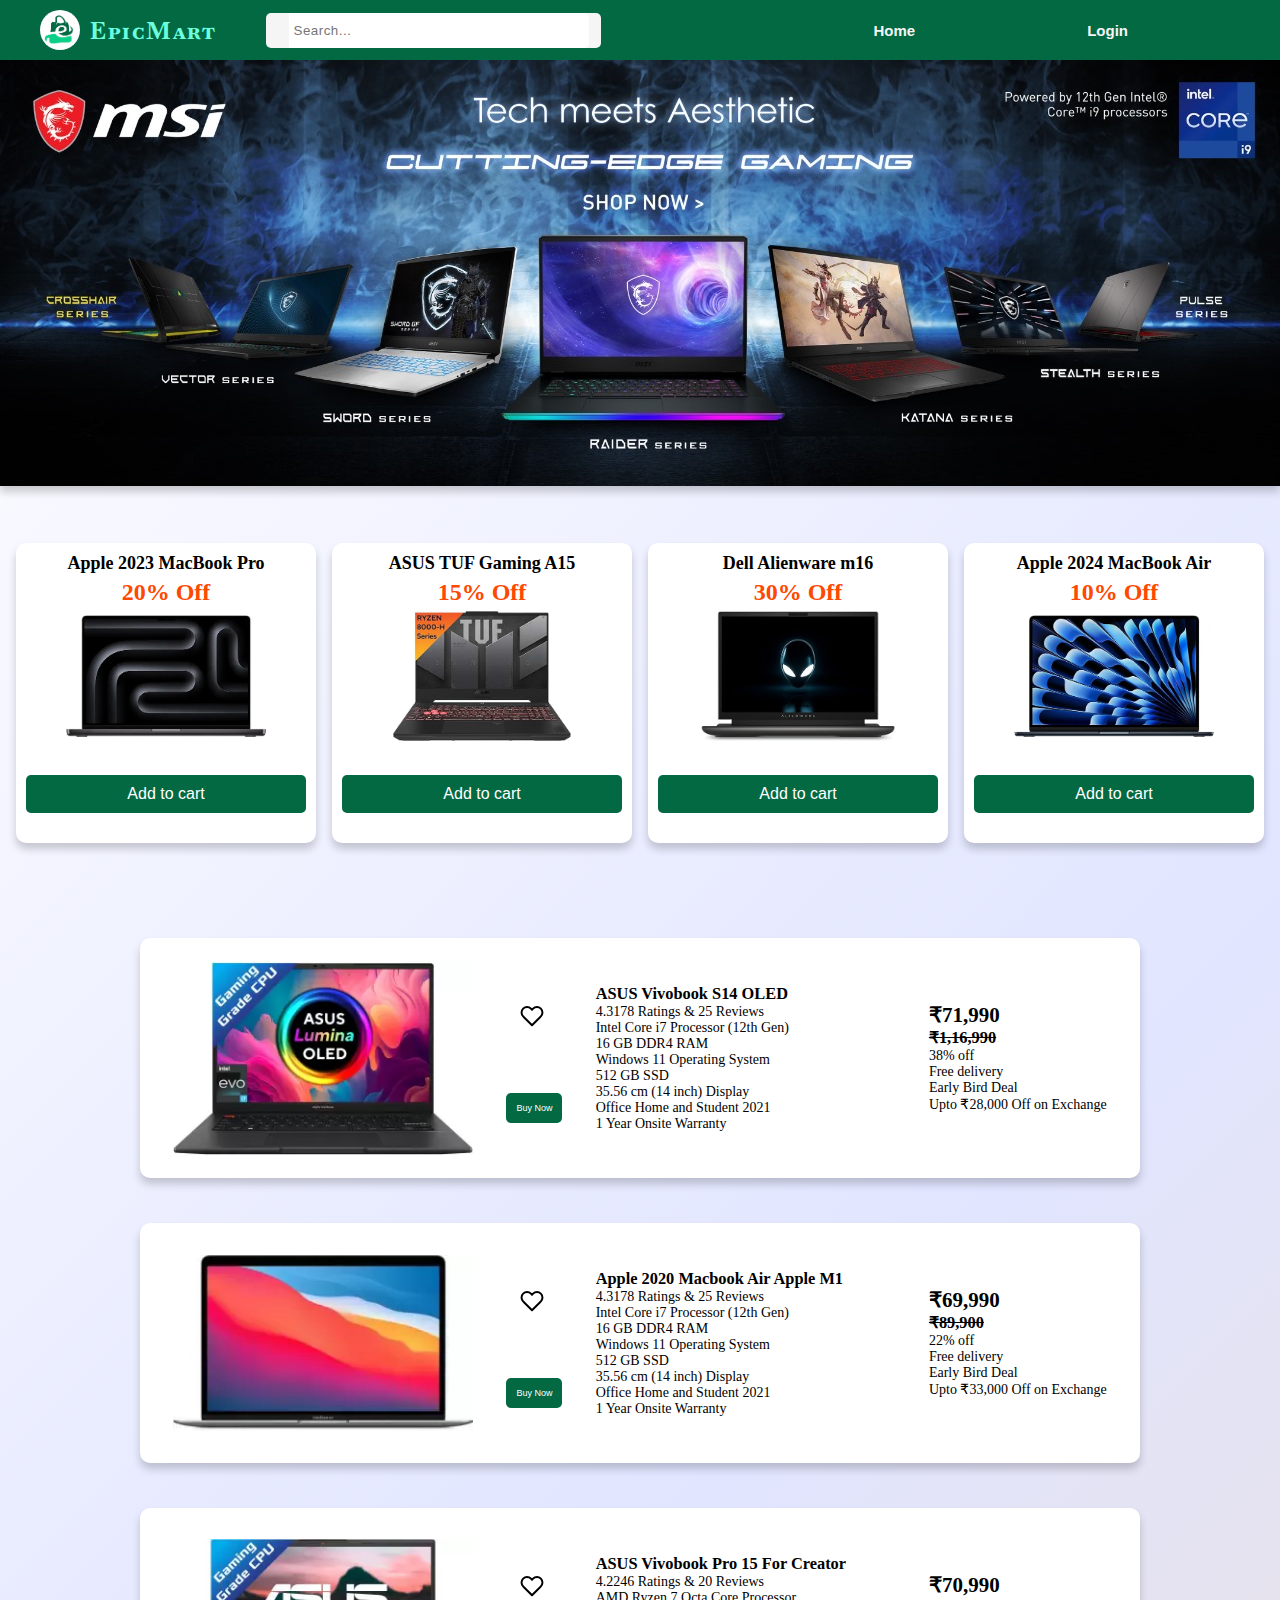
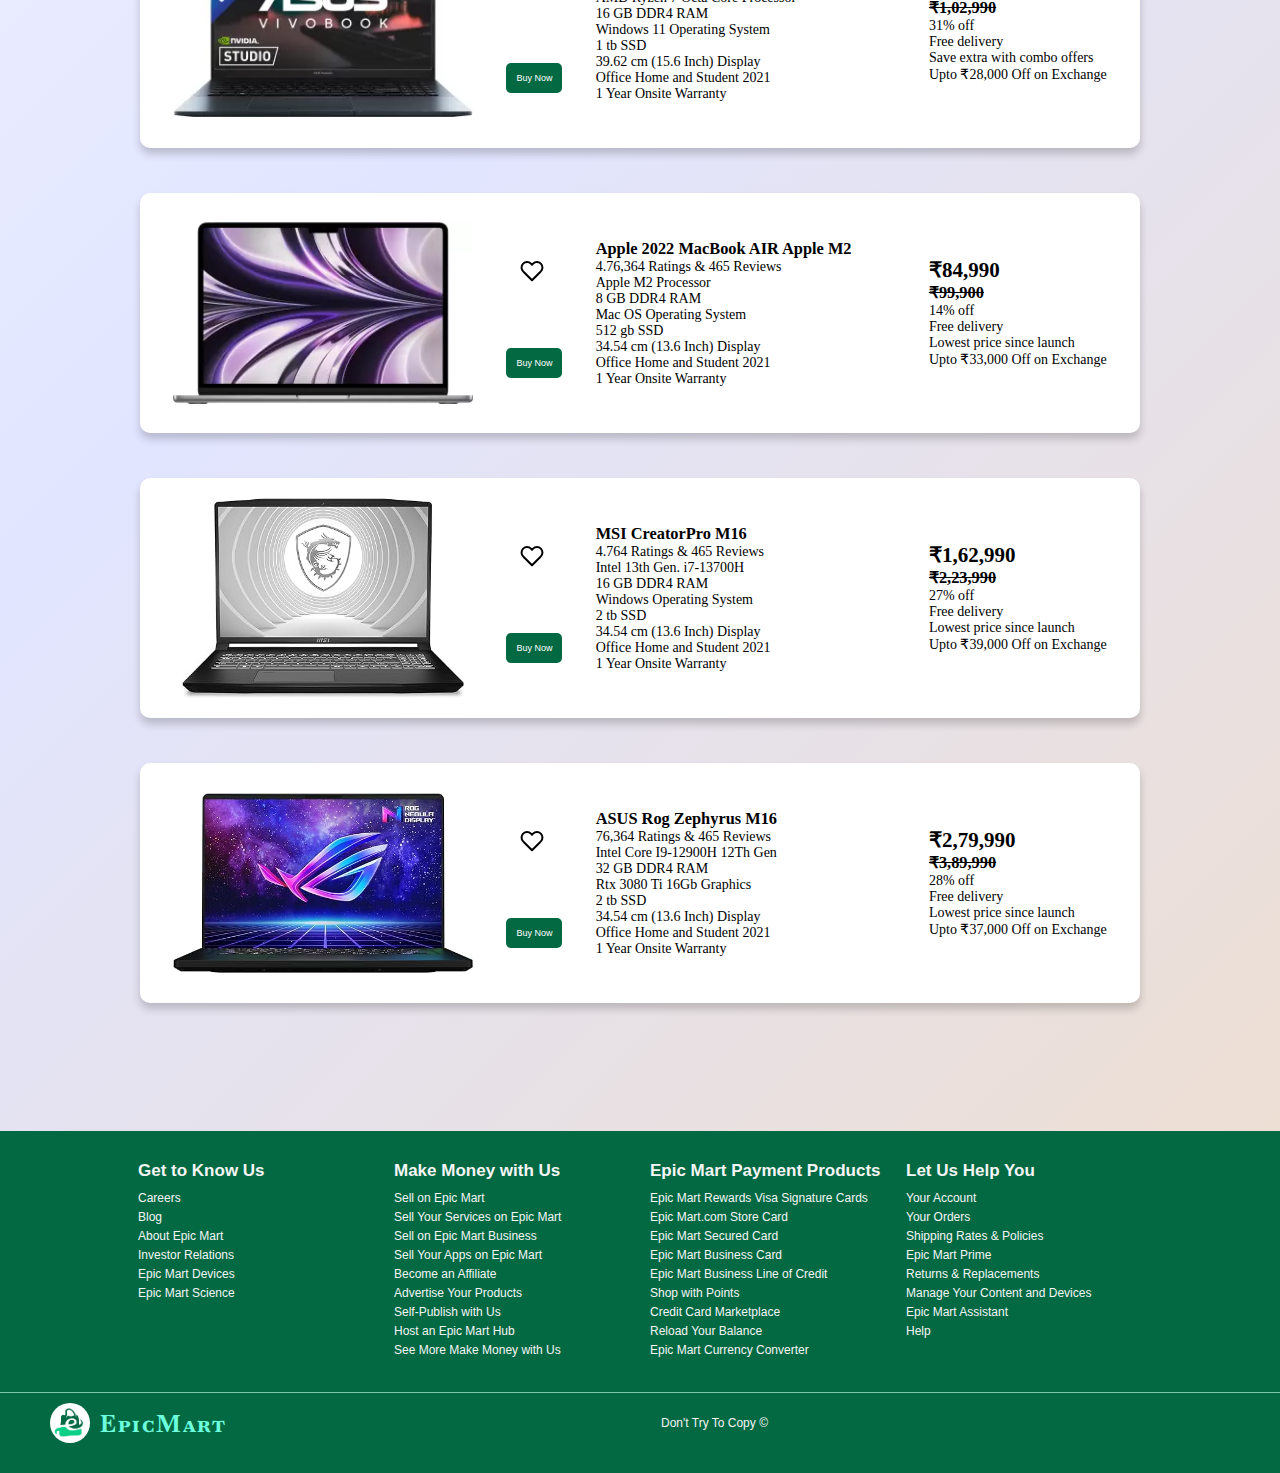
<file: Hyperlink/laptop.html>
<!DOCTYPE html>
<html lang="en">

<head>
  <meta charset="UTF-8">
  <meta name="viewport" content="width=device-width, initial-scale=1.0">
  <title>EpicMart - Laptop Page</title>
  <link rel="shortcut icon" href="photos/favicon.ico" type="image/x-icon">
  <link rel="stylesheet" href="laptop.css">
  <link rel="stylesheet" href="https://cdnjs.cloudflare.com/ajax/libs/font-awesome/6.5.2/css/all.min.css"
    integrity="sha512-SnH5WK+bZxgPHs44uWIX+LLJAJ9/2PkPKZ5QiAj6Ta86w+fsb2TkcmfRyVX3pBnMFcV7oQPJkl9QevSCWr3W6A=="
    crossorigin="anonymous" referrerpolicy="no-referrer" />
</head>

<body>
  <!-- ********************* Navigation Bar ******************** -->
  <nav class="nav-bar">
    <div class="nav-bar-left">
      <div class="logoo">
        <img src="photos/logo.jpg" alt="Logo">
        <span class="nav-bar-name">
          EpicMart</span>
      </div>

      <div class="inputicon" id="input_icon">
        <i class="fa-solid fa-magnifying-glass"></i>
        <!-- <input type="search" class="nav-bar-search" placeholder="Search..."> -->
        <input type="search" class="search-bar" id="search-bar" placeholder="Search...">
      </div>


    </div>
    <div class="nav-bar-right">
      <a href="../index.html"><button class="nav-bar-Home"><i id="home-icon" class="fa-solid fa-house"></i>
          Home</i></button></a>
      <a href="../Cart.html">
        <div class="nav-bar-cart-logo"><i class="fa-brands fa-opencart"></i></div>
      </a>
      <a href="../Login.html"><button class="nav-bar-login"> <i id="login-icon" class="fa-solid fa-user"></i>
          Login</button></a>
      <button class="nav-bar-three-dots"><i class="fa-solid fa-bars"></i></button>
      <div class="nav-bar-three-dots-sidebar">
        <div class="nav-bar-three-dots-sidebar-header">
          <span>Menu</span>
          <button class="nav-bar-three-dots-sidebar-close">×</button>
        </div>
        <ul>

          <li class="home"><a href="../index.html">Home <i id="home-icon" class="fa-solid fa-house"></i></a></li>
          <li class="cart"><a href="../Cart.html" target="_blank">Cart <i class="fa-brands fa-opencart"></i></a></li>
          <li class="login"><a href="../Login.html" target="_blank">Login <i id="login-icon"
                class="fa-solid fa-user"></i></a></li>

          <li><a href="../Account.html" target="_blank">Account <i class="fa-solid fa-id-card-clip"></i></a></li>
          <li><a href="../About.html" target="_blank">About <i class="fa-solid fa-address-card"></i></a></li>
          <li><a href="../Help.html" target="_blank">Help <i class="fa-solid fa-helicopter-symbol"></i></a></li>

        </ul>
      </div>
    </div>
  </nav>


  <!-- Product body -->
  <div class="hh">
    <img src="photos/wh.jpg" alt="">

  </div>

  <!-- product 1 -->

  <div class="ww">
    <div class="offer-box">
      <h1>Apple 2023 MacBook Pro </h1>
      <h2>20% Off</h2>
      <img src="photos/img1.webp" alt="Apple 2023 MacBook Pro">
      <button class="btn" style="margin-top: 30px;">Add to cart</button>
    </div>

    <!-- product 2 -->


    <div class="offer-box">
      <h1>ASUS TUF Gaming A15</h1>
      <h2>15% Off</h2>
      <img src="photos/img3_.jpg" alt="ASUS TUF Gaming A15">
      <button class="btn" style="margin-top: 30px;">Add to cart</button>
    </div>


    <!-- product 3 -->


    <div class="offer-box">
      <h1>Dell Alienware m16</h1>
      <h2>30% Off</h2>
      <img src="photos/img4_.jpg" alt="Dell Alienware m16">
      <button class="btn" style="margin-top: 30px;">Add to cart</button>
    </div>


    <!-- product 4 -->


    <div class="offer-box">
      <h1>Apple 2024 MacBook Air</h1>
      <h2>10% Off</h2>
      <img src="photos/img2.webp" alt="Apple 2024 MacBook Air">
      <button class="btn" style="margin-top: 30px;">Add to cart</button>
    </div>
  </div>


  <!-- main product  -->



  <div class="main">


    <!-- main product 1 -->


    <div class="product">

      <div class="image">
        <img src="photos/01.webp" alt="">
        <button class="special">Buy Now</button>
      </div>
      <div class="buy">
        <div id="container1"></div>
        <button class="btnn" style="margin-top: 30px;">Buy Now</button>
      </div>
      <div class="detail">
        <h3>
          ASUS Vivobook S14 OLED </h3>
        4.3178 Ratings & 25 Reviews <br>
        Intel Core i7 Processor (12th Gen) <br>
        16 GB DDR4 RAM <br>
        Windows 11 Operating System <br>
        512 GB SSD <br>
        35.56 cm (14 inch) Display <br>
        Office Home and Student 2021 <br>
        1 Year Onsite Warranty <br>
      </div>
      <div class="price">
        <h1 class="her">ASUS Vivobook S14 OLED</h1>
        <h2>₹71,990 </h2>
        <h3 style="text-decoration: line-through;">₹1,16,990</h3> 38% off <br>
        Free delivery <br>
        Early Bird Deal <br>
        Upto ₹28,000 Off on Exchange <br>
      </div>
    </div>


    <!-- main product 2 -->



    <div class="product">

      <div class="image">
        <img src="photos/02.webp" alt="">
        <button class="special">Buy Now</button>
      </div>
      <div class="buy">
        <div id="container2"></div>
        <button class="btnn" style="margin-top: 30px;">Buy Now</button>
      </div>
      <div class="detail">
        <h3>
          Apple 2020 Macbook Air Apple M1 </h3>
        4.3178 Ratings & 25 Reviews <br>
        Intel Core i7 Processor (12th Gen) <br>
        16 GB DDR4 RAM <br>
        Windows 11 Operating System <br>
        512 GB SSD <br>
        35.56 cm (14 inch) Display <br>
        Office Home and Student 2021 <br>
        1 Year Onsite Warranty <br>
      </div>
      <div class="price">
        <h1 class="her">Apple 2020 Macbook Air</h1>
        <h2>₹69,990 </h2>
        <h3 style="text-decoration: line-through;">₹89,900 </h3> 22% off <br>
        Free delivery <br>
        Early Bird Deal <br>
        Upto ₹33,000 Off on Exchange <br>
      </div>
    </div>


    <!-- main product 3 -->




    <div class="product">
      <div class="image">
        <img src="photos/03.webp" alt="">
        <button class="special">Buy Now</button>
      </div>
      <div class="buy">
        <div id="container3"></div>
        <button class="btnn" style="margin-top: 30px;">Buy Now</button>
      </div>
      <div class="detail">
        <h3>
          ASUS Vivobook Pro 15 For Creator </h3>
        4.2246 Ratings & 20 Reviews <br>
        AMD Ryzen 7 Octa Core Processor <br>
        16 GB DDR4 RAM <br>
        Windows 11 Operating System <br>
        1 tb SSD <br>
        39.62 cm (15.6 Inch) Display <br>
        Office Home and Student 2021 <br>
        1 Year Onsite Warranty <br>
      </div>
      <div class="price">
        <h1 class="her">ASUS Vivobook Pro 15</h1>
        <h2>₹70,990</h2>
        <h3 style="text-decoration: line-through;">
          ₹1,02,990 </h3> 31% off <br>
        Free delivery <br>
        Save extra with combo offers <br>
        Upto ₹28,000 Off on Exchange <br>
      </div>
    </div>


    <!-- main product 4 -->



    <div class="product">
      <div class="image">
        <img src="photos/04.webp" alt="">
        <button class="special">Buy Now</button>
      </div>
      <div class="buy">
        <div id="container4"></div>
        <button class="btnn" style="margin-top: 30px;">Buy Now</button>
      </div>
      <div class="detail">
        <h3>
          Apple 2022 MacBook AIR Apple M2 </h3>
        4.76,364 Ratings & 465 Reviews<br>
        Apple M2 Processor <br>
        8 GB DDR4 RAM <br>
        Mac OS Operating System <br>
        512 gb SSD <br>
        34.54 cm (13.6 Inch) Display<br>
        Office Home and Student 2021 <br>
        1 Year Onsite Warranty <br>
      </div>
      <div class="price">
        <h1 class="her">Apple 2022 MacBook AIR</h1>
        <h2>₹84,990</h2>
        <h3 style="text-decoration: line-through;">
          ₹99,900 </h3> 14% off <br>
        Free delivery <br>
        Lowest price since launch <br>
        Upto ₹33,000 Off on Exchange <br>
      </div>
    </div>


    <!-- main product 5 -->



    <div class="product">
      <div class="image">
        <img src="photos/lp1.jpg" alt="">
        <button class="special">Buy Now</button>
      </div>
      <div class="buy">
        <div id="container5"></div>
        <button class="btnn" style="margin-top: 30px;">Buy Now</button>
      </div>
      <div class="detail">
        <h3>
          MSI CreatorPro M16</h3>
        4.764 Ratings & 465 Reviews<br>
        Intel 13th Gen. i7-13700H <br>
        16 GB DDR4 RAM <br>
        Windows Operating System <br>
        2 tb SSD <br>
        34.54 cm (13.6 Inch) Display<br>
        Office Home and Student 2021 <br>
        1 Year Onsite Warranty <br>
      </div>
      <div class="price">
        <h1 class="her">MSI CreatorPro M16</h1>
        <h2>₹1,62,990</h2>
        <h3 style="text-decoration: line-through;">
          ₹2,23,990 </h3> 27% off <br>
        Free delivery <br>
        Lowest price since launch <br>
        Upto ₹39,000 Off on Exchange <br>
      </div>
    </div>


    <!-- main product 6 -->



    <div class="product">
      <div class="image">
        <img src="photos/lp2.jpg" alt="">
        <button class="special">Buy Now</button>
      </div>
      <div class="buy">
        <div id="container6"></div>
        <button class="btnn" style="margin-top: 30px;">Buy Now</button>
      </div>
      <div class="detail">
        <h3>
          ASUS Rog Zephyrus M16 </h3>
        76,364 Ratings & 465 Reviews<br>
        Intel Core I9-12900H 12Th Gen <br>
        32 GB DDR4 RAM <br>
        Rtx 3080 Ti 16Gb Graphics<br>
        2 tb SSD <br>
        34.54 cm (13.6 Inch) Display<br>
        Office Home and Student 2021 <br>
        1 Year Onsite Warranty <br>
      </div>
      <div class="price">
        <h1 class="her">ASUS Rog Zephyrus M16</h1>
        <h2>₹2,79,990</h2>
        <h3 style="text-decoration: line-through;">
          ₹3,89,990 </h3> 28% off <br>
        Free delivery <br>
        Lowest price since launch <br>
        Upto ₹37,000 Off on Exchange <br>
      </div>
    </div>

  </div>




  <!-- footer -->


  <footer>
    <div class="footer-top">
      <div class="footer-nav">
        <div class="nav-column">
          <h4>Get to Know Us</h4>
          <ul>
            <li><a href="#">Careers</a></li>
            <li><a href="#">Blog</a></li>
            <li><a href="#">About Epic Mart</a></li>
            <li><a href="#">Investor Relations</a></li>
            <li><a href="#">Epic Mart Devices</a></li>
            <li><a href="#">Epic Mart Science</a></li>
          </ul>
        </div>
        <div class="nav-column">
          <h4>Make Money with Us</h4>
          <ul>
            <li><a href="#">Sell on Epic Mart</a></li>
            <li><a href="#">Sell Your Services on Epic Mart</a></li>
            <li><a href="#">Sell on Epic Mart Business</a></li>
            <li><a href="#">Sell Your Apps on Epic Mart</a></li>
            <li><a href="#">Become an Affiliate</a></li>
            <li><a href="#">Advertise Your Products</a></li>
            <li><a href="#">Self-Publish with Us</a></li>
            <li><a href="#">Host an Epic Mart Hub</a></li>
            <li><a href="#">See More Make Money with Us</a></li>
          </ul>
        </div>
        <div class="nav-column">
          <h4>Epic Mart Payment Products</h4>
          <ul>
            <li><a href="#">Epic Mart Rewards Visa Signature Cards</a></li>
            <li><a href="#">Epic Mart.com Store Card</a></li>
            <li><a href="#">Epic Mart Secured Card</a></li>
            <li><a href="#">Epic Mart Business Card</a></li>
            <li><a href="#">Epic Mart Business Line of Credit</a></li>
            <li><a href="#">Shop with Points</a></li>
            <li><a href="#">Credit Card Marketplace</a></li>
            <li><a href="#">Reload Your Balance</a></li>
            <li><a href="#">Epic Mart Currency Converter</a></li>
          </ul>
        </div>
        <div class="nav-column">
          <h4>Let Us Help You</h4>
          <ul>
            <li><a href="#">Your Account</a></li>
            <li><a href="#">Your Orders</a></li>
            <li><a href="#">Shipping Rates & Policies</a></li>
            <li><a href="#">Epic Mart Prime</a></li>
            <li><a href="#">Returns & Replacements</a></li>
            <li><a href="#">Manage Your Content and Devices</a></li>
            <li><a href="#">Epic Mart Assistant</a></li>
            <li><a href="#">Help</a></li>
          </ul>
        </div>
      </div>
    </div>
    <div class="footer-bottom">
      <div class="footer-logoo">
        <img src="photos/logo.jpg" alt="Logo">
        <span class="nav-bar-name">
          EpicMart</span>
      </div>
      <div class="row">
        Don't Try To Copy &copy;
      </div>
      <div class="footer-logo">
        <i class="fa-brands fa-twitter"></i>
        <i class="fa-brands fa-instagram"></i>
        <i class="fa-brands fa-facebook"></i>
      </div>
    </div>
  </footer>
  <script src="laptop.js"></script>
</body>

</html>
</file>
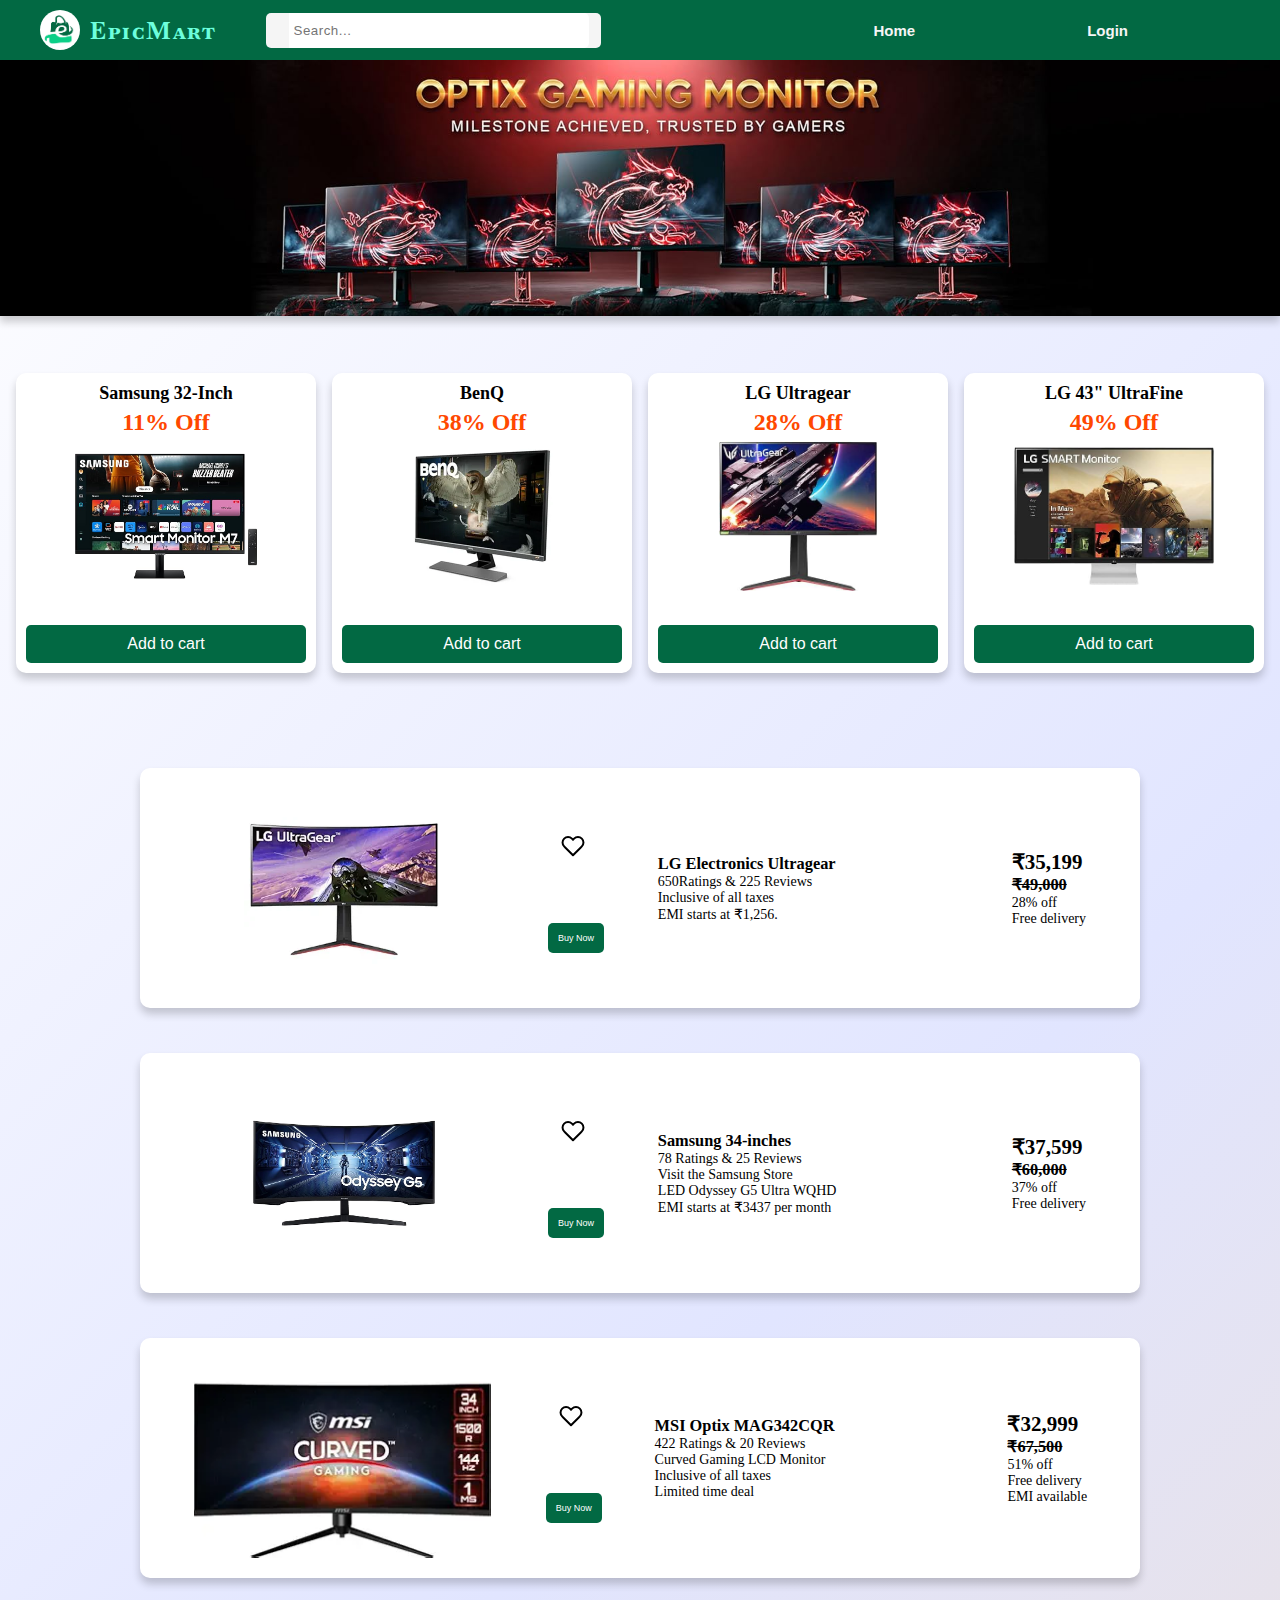
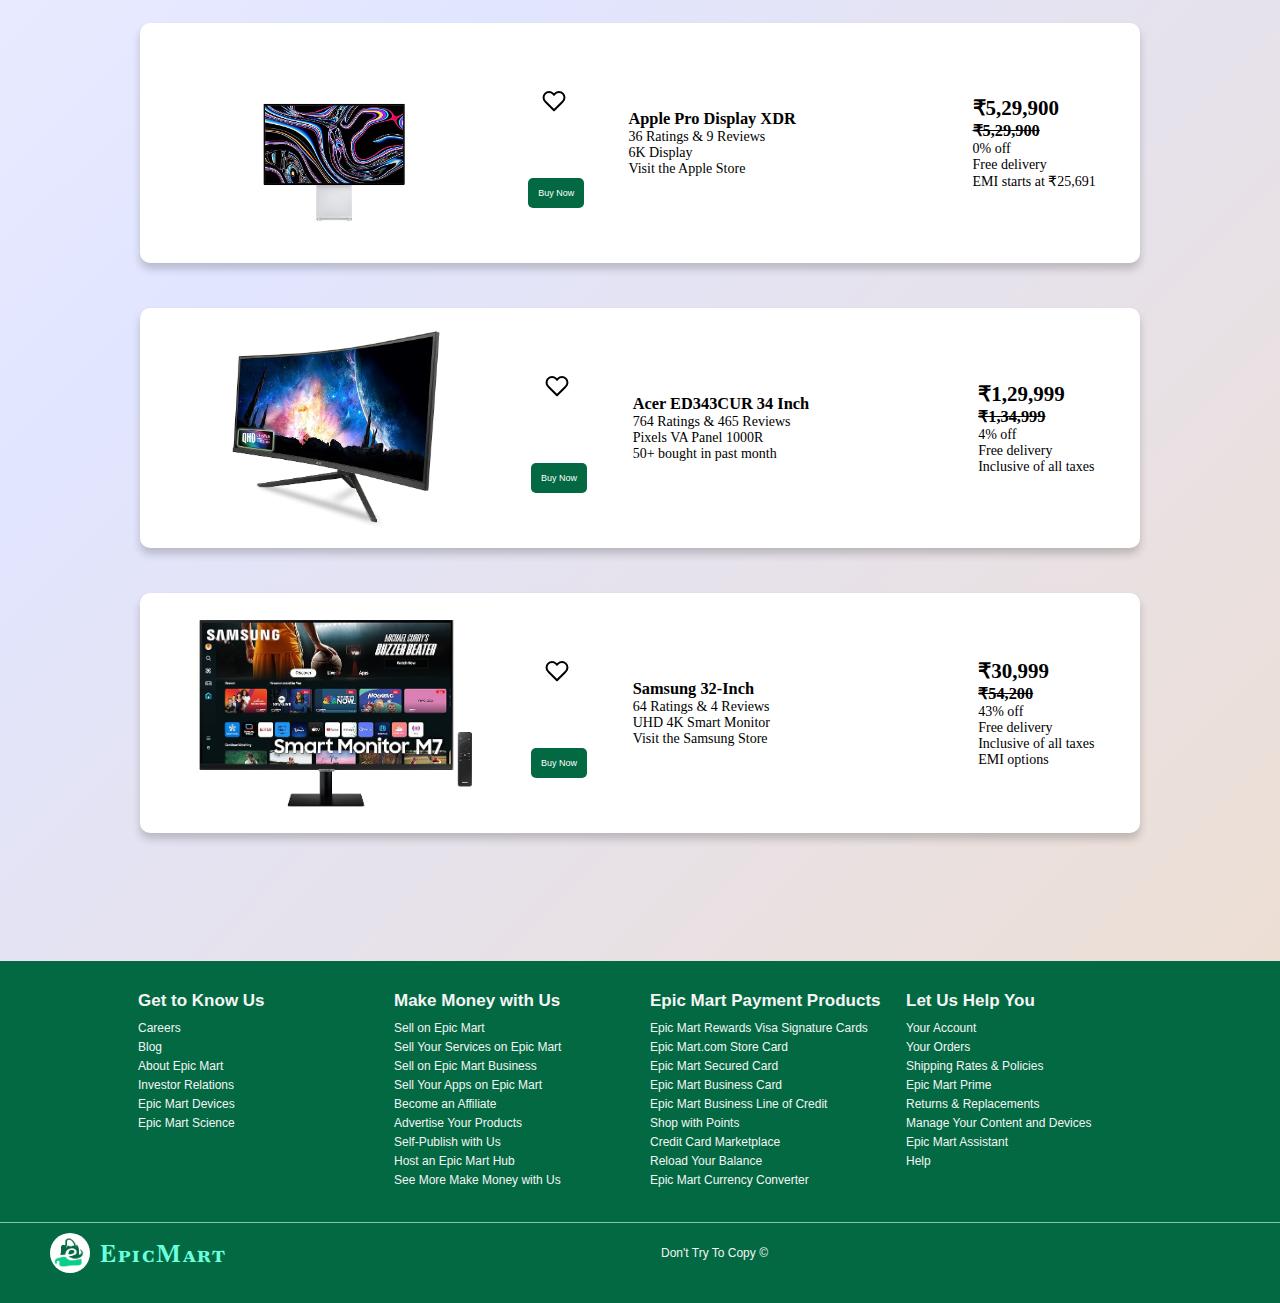
<file: Hyperlink/monitor.html>
<!DOCTYPE html>
<html lang="en">

<head>
  <meta charset="UTF-8">
  <meta name="viewport" content="width=device-width, initial-scale=1.0">
  <title>EpicMart - Monitor Page</title>
  <link rel="shortcut icon" href="photos/favicon.ico" type="image/x-icon">
  <link rel="stylesheet" href="fashion.css">
  <link rel="stylesheet" href="https://cdnjs.cloudflare.com/ajax/libs/font-awesome/6.5.2/css/all.min.css"
    integrity="sha512-SnH5WK+bZxgPHs44uWIX+LLJAJ9/2PkPKZ5QiAj6Ta86w+fsb2TkcmfRyVX3pBnMFcV7oQPJkl9QevSCWr3W6A=="
    crossorigin="anonymous" referrerpolicy="no-referrer" />
</head>

<body>
  <!-- ********************* Navigation Bar ******************** -->
  <nav class="nav-bar">
    <div class="nav-bar-left">
      <div class="logoo">
        <img src="photos/logo.jpg" alt="Logo">
        <span class="nav-bar-name">
          EpicMart</span>
      </div>

      <div class="inputicon" id="input_icon">
        <i class="fa-solid fa-magnifying-glass"></i>
        <!-- <input type="search" class="nav-bar-search" placeholder="Search..."> -->
        <input type="search" class="search-bar" id="search-bar" placeholder="Search...">
      </div>


    </div>
    <div class="nav-bar-right">
      <a href="../index.html"><button class="nav-bar-Home"><i id="home-icon" class="fa-solid fa-house"></i>
          Home</i></button></a>
      <a href="../Cart.html">
        <div class="nav-bar-cart-logo"><i class="fa-brands fa-opencart"></i></div>
      </a>
      <a href="../Login.html"><button class="nav-bar-login"> <i id="login-icon" class="fa-solid fa-user"></i>
          Login</button></a>
      <button class="nav-bar-three-dots"><i class="fa-solid fa-bars"></i></button>
      <div class="nav-bar-three-dots-sidebar">
        <div class="nav-bar-three-dots-sidebar-header">
          <span>Menu</span>
          <button class="nav-bar-three-dots-sidebar-close">×</button>
        </div>
        <ul>

          <li class="home"><a href="../index.html">Home <i id="home-icon" class="fa-solid fa-house"></i></a></li>
          <li class="cart"><a href="../Cart.html" target="_blank">Cart <i class="fa-brands fa-opencart"></i></a></li>
          <li class="login"><a href="../Login.html" target="_blank">Login <i id="login-icon"
                class="fa-solid fa-user"></i></a></li>

          <li><a href="../Account.html" target="_blank">Account <i class="fa-solid fa-id-card-clip"></i></a></li>
          <li><a href="../About.html" target="_blank">About <i class="fa-solid fa-address-card"></i></a></li>
          <li><a href="../Help.html" target="_blank">Help <i class="fa-solid fa-helicopter-symbol"></i></a></li>

        </ul>
      </div>
    </div>
  </nav>


  <!-- Product body -->
  <div class="hh">
    <img src="photos/moni1.jpg" alt="">

  </div>

  <!-- product 1 -->

  <div class="ww">
    <div class="offer-box">
      <h1>Samsung 32-Inch</h1>
      <h2>11% Off</h2>
      <img src="photos/moni2.jpg" alt="Lucky Bamboo">
      <button class="btn" style="margin-top: 30px;">Add to cart</button>
    </div>

    <!-- product 2 -->


    <div class="offer-box">
      <h1>BenQ</h1>
      <h2>38% Off</h2>
      <img src="photos/moni3.webp" alt="Ficus Ginseng">
      <button class="btn" style="margin-top: 30px;">Add to cart</button>
    </div>


    <!-- product 3 -->


    <div class="offer-box">
      <h1>LG Ultragear</h1>
      <h2>28% Off</h2>
      <img src="photos/moni4.jpg" alt="Areca palm">
      <button class="btn" style="margin-top: 30px;">Add to cart</button>
    </div>


    <!-- product 4 -->


    <div class="offer-box">
      <h1>LG 43" UltraFine</h1>
      <h2>49% Off</h2>
      <img src="photos/moni5.jpg" alt="Garden Art Aglaonema">
      <button class="btn" style="margin-top: 30px;">Add to cart</button>
    </div>
  </div>


  <!-- main product  -->



  <div class="main">


    <!-- main product 1 -->


    <div class="product">

      <div class="image">
        <img src="photos/moni6.webp" alt="">
        <button class="special">Buy Now</button>
      </div>
      <div class="buy">
        <div id="container1"></div>
        <button class="btnn" style="margin-top: 30px;">Buy Now</button>
      </div>
      <div class="detail">
        <h3>
          LG Electronics Ultragear </h3>
        650Ratings & 225 Reviews <br>

        Inclusive of all taxes<br>
        EMI starts at ₹1,256.<br>
      </div>
      <div class="price">
        <h1 class="her">LG Electronics Ultragear</h1>
        <h2>₹35,199</h2>
        <h3 style="text-decoration: line-through;">₹49,000</h3> 28% off <br>
        Free delivery <br>
      </div>
    </div>


    <!-- main product 2 -->



    <div class="product">

      <div class="image">
        <img src="photos/moni7.jpg" alt="">
        <button class="special">Buy Now</button>
      </div>
      <div class="buy">
        <div id="container2"></div>
        <button class="btnn" style="margin-top: 30px;">Buy Now</button>
      </div>
      <div class="detail">
        <h3>
          Samsung 34-inches </h3>
        78 Ratings & 25 Reviews <br>
        Visit the Samsung Store<br>
        LED Odyssey G5 Ultra WQHD<br>
        EMI starts at ₹3437 per month<br>

      </div>
      <div class="price">
        <h1 class="her"> Samsung 34-inches</h1>
        <h2>₹37,599</h2>
        <h3 style="text-decoration: line-through;">₹60,000</h3> 37% off <br>
        Free delivery <br>
      </div>
    </div>


    <!-- main product 3 -->




    <div class="product">
      <div class="image">
        <img src="photos/moni8.webp" alt="">
        <button class="special">Buy Now</button>
      </div>
      <div class="buy">
        <div id="container3"></div>
        <button class="btnn" style="margin-top: 30px;">Buy Now</button>
      </div>
      <div class="detail">
        <h3>
          MSI Optix MAG342CQR </h3>
        422 Ratings & 20 Reviews <br>
        Curved Gaming LCD Monitor <br>
        Inclusive of all taxes<br>
        Limited time deal<br>

      </div>
      <div class="price">
        <h1 class="her">MSI Optix MAG342CQR </h1>
        <h2>₹32,999</h2>
        <h3 style="text-decoration: line-through;">
          ₹67,500 </h3> 51% off <br>
        Free delivery <br>
        EMI available <br>
      </div>
    </div>


    <!-- main product 4 -->



    <div class="product">
      <div class="image">
        <img src="photos/moni9.jpg" alt="">
        <button class="special">Buy Now</button>
      </div>
      <div class="buy">
        <div id="container4"></div>
        <button class="btnn" style="margin-top: 30px;">Buy Now</button>
      </div>
      <div class="detail">
        <h3>
          Apple Pro Display XDR </h3>
        36 Ratings & 9 Reviews<br>
        6K Display <br>
        Visit the Apple Store<br>



      </div>
      <div class="price">
        <h1 class="her">Apple Pro Display XDR</h1>
        <h2>₹5,29,900</h2>
        <h3 style="text-decoration: line-through;">
          ₹5,29,900</h3> 0% off <br>
        Free delivery <br>
        EMI starts at ₹25,691<br>
      </div>
    </div>


    <!-- main product 5 -->



    <div class="product">
      <div class="image">
        <img src="photos/moni10.jpg" alt="">
        <button class="special">Buy Now</button>
      </div>
      <div class="buy">
        <div id="container5"></div>
        <button class="btnn" style="margin-top: 30px;">Buy Now</button>
      </div>
      <div class="detail">
        <h3>
          Acer ED343CUR 34 Inch</h3>
        764 Ratings & 465 Reviews<br>
        Pixels VA Panel 1000R <br>
        50+ bought in past month <br>

      </div>
      <div class="price">
        <h1 class="her">Acer ED343CUR 34 Inch</h1>
        <h2>₹1,29,999</h2>
        <h3 style="text-decoration: line-through;">
          ₹1,34,999</h3> 4% off <br>
        Free delivery <br>
        Inclusive of all taxes <br>
      </div>
    </div>


    <!-- main product 6 -->



    <div class="product">
      <div class="image">
        <img src="photos/moni2.jpg" alt="">
        <button class="special">Buy Now</button>
      </div>
      <div class="buy">
        <div id="container6"></div>
        <button class="btnn" style="margin-top: 30px;">Buy Now</button>
      </div>
      <div class="detail">
        <h3>
          Samsung 32-Inch </h3>
        64 Ratings & 4 Reviews<br>
        UHD 4K Smart Monitor<br>
        Visit the Samsung Store<br>
      </div>
      <div class="price">
        <h1 class="her">Samsung 32-Inch </h1>
        <h2>₹30,999</h2>
        <h3 style="text-decoration: line-through;">
          ₹54,200</h3> 43% off <br>
        Free delivery <br>
        Inclusive of all taxes <br>
        EMI options <br>
      </div>
    </div>

  </div>




  <!-- footer -->


  <footer>
    <div class="footer-top">
      <div class="footer-nav">
        <div class="nav-column">
          <h4>Get to Know Us</h4>
          <ul>
            <li><a href="#">Careers</a></li>
            <li><a href="#">Blog</a></li>
            <li><a href="#">About Epic Mart</a></li>
            <li><a href="#">Investor Relations</a></li>
            <li><a href="#">Epic Mart Devices</a></li>
            <li><a href="#">Epic Mart Science</a></li>
          </ul>
        </div>
        <div class="nav-column">
          <h4>Make Money with Us</h4>
          <ul>
            <li><a href="#">Sell on Epic Mart</a></li>
            <li><a href="#">Sell Your Services on Epic Mart</a></li>
            <li><a href="#">Sell on Epic Mart Business</a></li>
            <li><a href="#">Sell Your Apps on Epic Mart</a></li>
            <li><a href="#">Become an Affiliate</a></li>
            <li><a href="#">Advertise Your Products</a></li>
            <li><a href="#">Self-Publish with Us</a></li>
            <li><a href="#">Host an Epic Mart Hub</a></li>
            <li><a href="#">See More Make Money with Us</a></li>
          </ul>
        </div>
        <div class="nav-column">
          <h4>Epic Mart Payment Products</h4>
          <ul>
            <li><a href="#">Epic Mart Rewards Visa Signature Cards</a></li>
            <li><a href="#">Epic Mart.com Store Card</a></li>
            <li><a href="#">Epic Mart Secured Card</a></li>
            <li><a href="#">Epic Mart Business Card</a></li>
            <li><a href="#">Epic Mart Business Line of Credit</a></li>
            <li><a href="#">Shop with Points</a></li>
            <li><a href="#">Credit Card Marketplace</a></li>
            <li><a href="#">Reload Your Balance</a></li>
            <li><a href="#">Epic Mart Currency Converter</a></li>
          </ul>
        </div>
        <div class="nav-column">
          <h4>Let Us Help You</h4>
          <ul>
            <li><a href="#">Your Account</a></li>
            <li><a href="#">Your Orders</a></li>
            <li><a href="#">Shipping Rates & Policies</a></li>
            <li><a href="#">Epic Mart Prime</a></li>
            <li><a href="#">Returns & Replacements</a></li>
            <li><a href="#">Manage Your Content and Devices</a></li>
            <li><a href="#">Epic Mart Assistant</a></li>
            <li><a href="#">Help</a></li>
          </ul>
        </div>
      </div>
    </div>
    <div class="footer-bottom">
      <div class="footer-logoo">
        <img src="photos/logo.jpg" alt="Logo">
        <span class="nav-bar-name">
          EpicMart</span>
      </div>
      <div class="row">
        Don't Try To Copy &copy;
      </div>
      <div class="footer-logo">
        <i class="fa-brands fa-twitter"></i>
        <i class="fa-brands fa-instagram"></i>
        <i class="fa-brands fa-facebook"></i>
      </div>
    </div>
  </footer>
  <script src="fashion.js"></script>
</body>

</html>
</file>
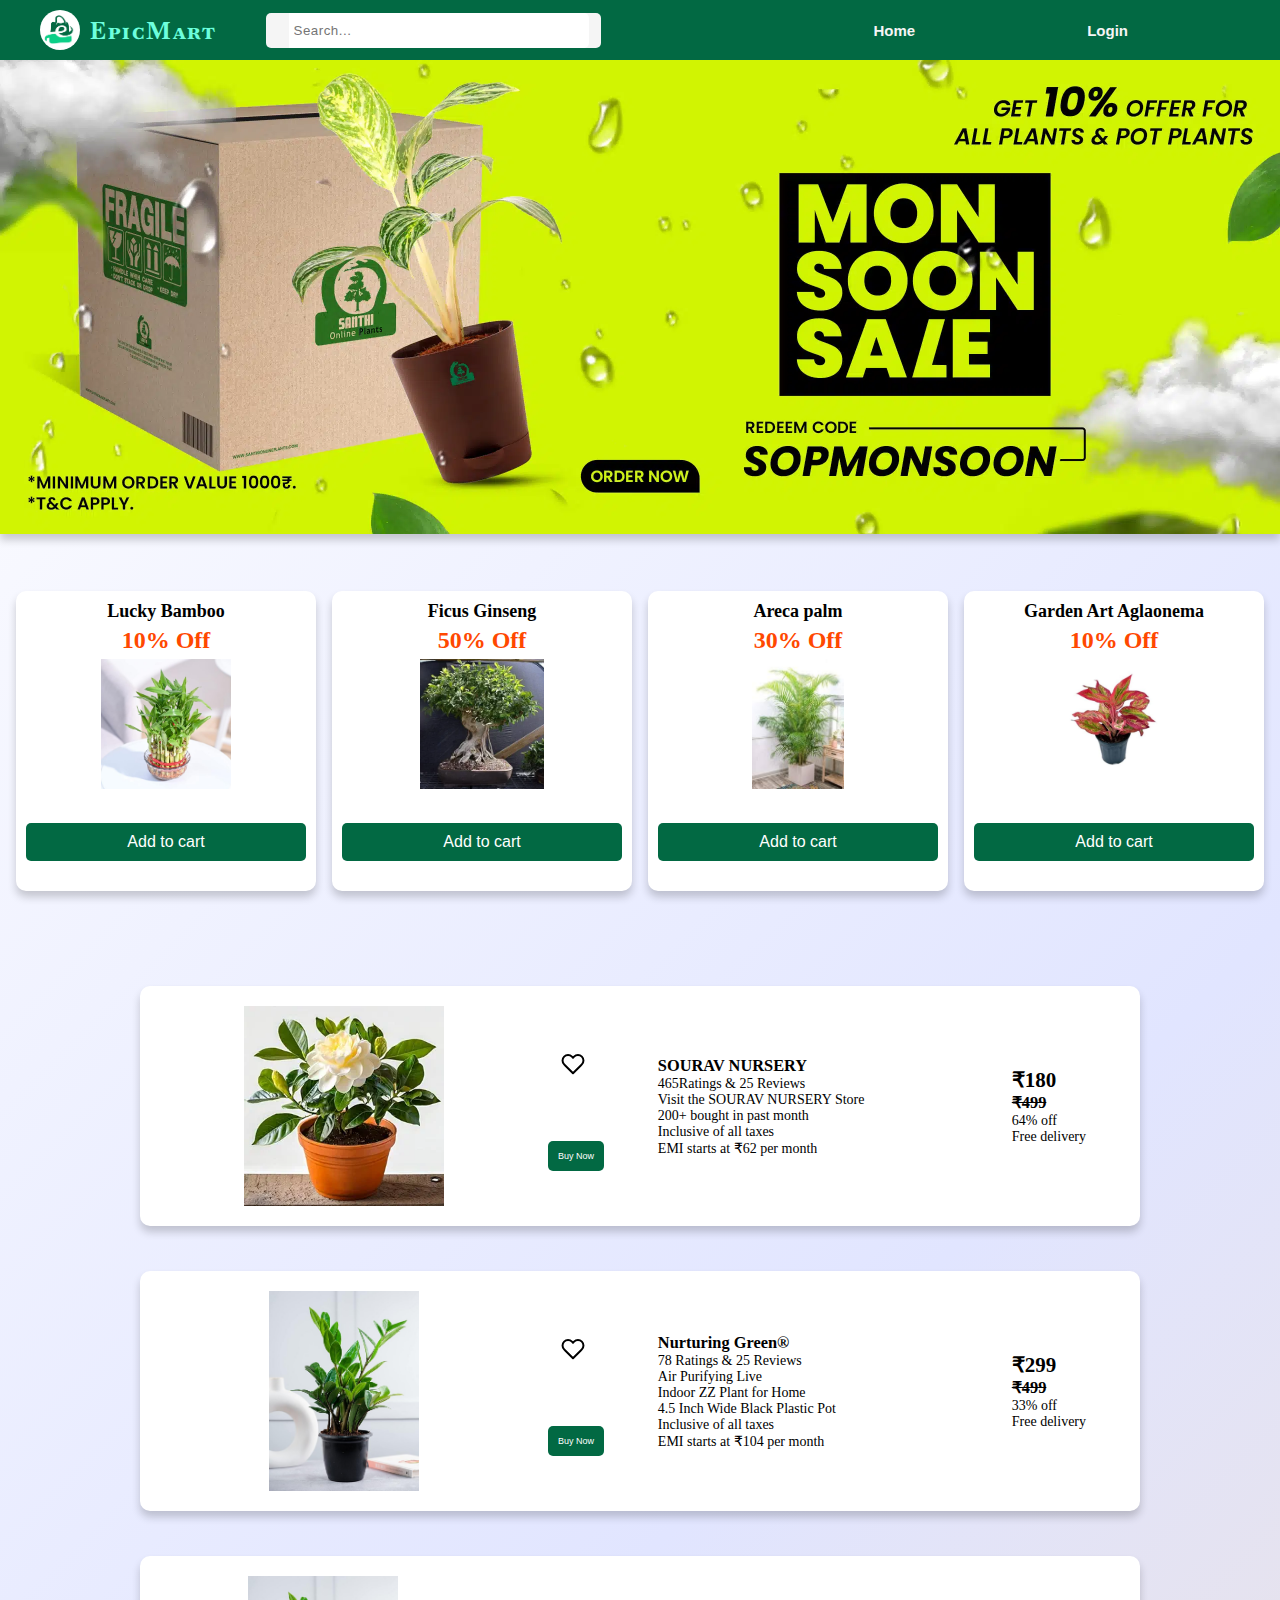
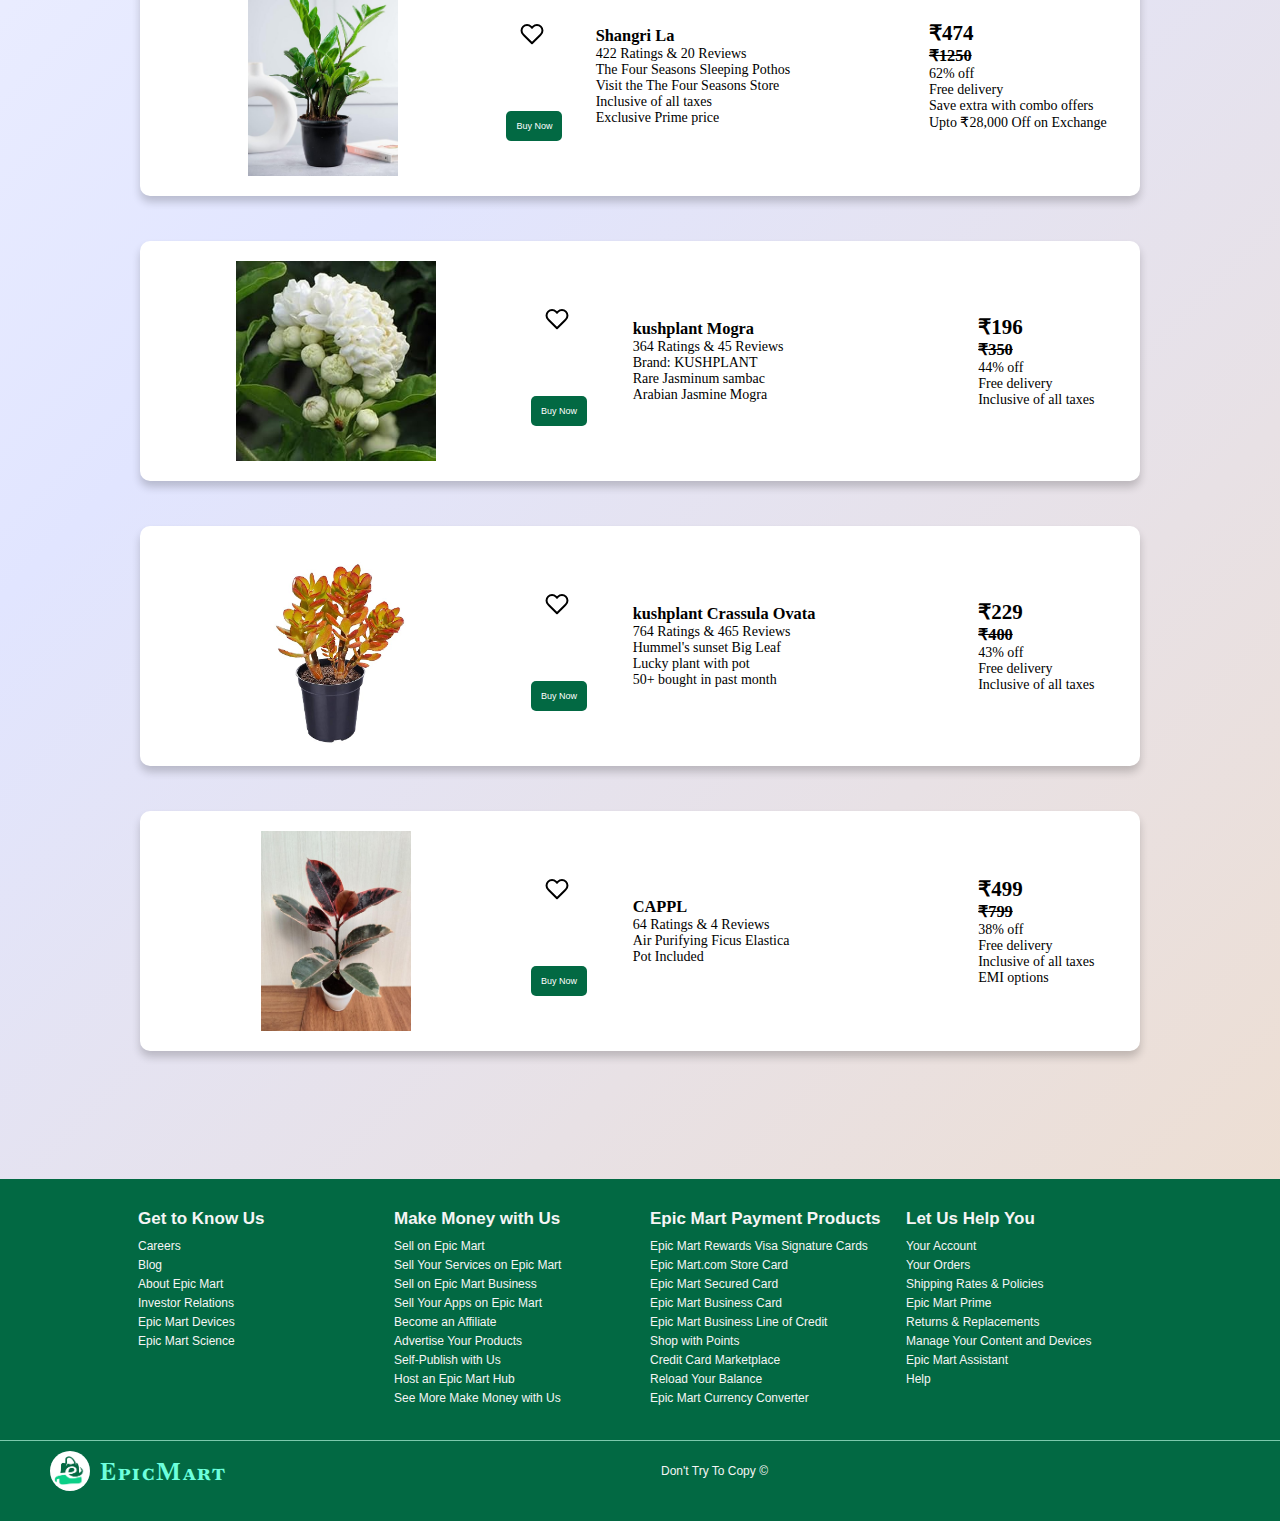
<file: Hyperlink/plants.html>
<!DOCTYPE html>
<html lang="en">

<head>
  <meta charset="UTF-8">
  <meta name="viewport" content="width=device-width, initial-scale=1.0">
  <title>EpicMart - Plants Page</title>
  <link rel="shortcut icon" href="photos/favicon.ico" type="image/x-icon">
  <link rel="stylesheet" href="laptop.css">
  <link rel="stylesheet" href="https://cdnjs.cloudflare.com/ajax/libs/font-awesome/6.5.2/css/all.min.css"
    integrity="sha512-SnH5WK+bZxgPHs44uWIX+LLJAJ9/2PkPKZ5QiAj6Ta86w+fsb2TkcmfRyVX3pBnMFcV7oQPJkl9QevSCWr3W6A=="
    crossorigin="anonymous" referrerpolicy="no-referrer" />
</head>

<body>
  <!-- ********************* Navigation Bar ******************** -->
  <nav class="nav-bar">
    <div class="nav-bar-left">
      <div class="logoo">
        <img src="photos/logo.jpg" alt="Logo">
        <span class="nav-bar-name">
          EpicMart</span>
      </div>

      <div class="inputicon" id="input_icon">
        <i class="fa-solid fa-magnifying-glass"></i>
        <!-- <input type="search" class="nav-bar-search" placeholder="Search..."> -->
        <input type="search" class="search-bar" id="search-bar" placeholder="Search...">
      </div>


    </div>
    <div class="nav-bar-right">
      <a href="../index.html"><button class="nav-bar-Home"><i id="home-icon" class="fa-solid fa-house"></i>
          Home</i></button></a>
      <a href="../Cart.html">
        <div class="nav-bar-cart-logo"><i class="fa-brands fa-opencart"></i></div>
      </a>
      <a href="../Login.html"><button class="nav-bar-login"> <i id="login-icon" class="fa-solid fa-user"></i>
          Login</button></a>
      <button class="nav-bar-three-dots"><i class="fa-solid fa-bars"></i></button>
      <div class="nav-bar-three-dots-sidebar">
        <div class="nav-bar-three-dots-sidebar-header">
          <span>Menu</span>
          <button class="nav-bar-three-dots-sidebar-close">×</button>
        </div>
        <ul>

          <li class="home"><a href="../index.html">Home <i id="home-icon" class="fa-solid fa-house"></i></a></li>
          <li class="cart"><a href="../Cart.html" target="_blank">Cart <i class="fa-brands fa-opencart"></i></a></li>
          <li class="login"><a href="../Login.html" target="_blank">Login <i id="login-icon"
                class="fa-solid fa-user"></i></a></li>

          <li><a href="../Account.html" target="_blank">Account <i class="fa-solid fa-id-card-clip"></i></a></li>
          <li><a href="../About.html" target="_blank">About <i class="fa-solid fa-address-card"></i></a></li>
          <li><a href="../Help.html" target="_blank">Help <i class="fa-solid fa-helicopter-symbol"></i></a></li>

        </ul>
      </div>
    </div>
  </nav>


  <!-- Product body -->
  <div class="hh">
    <img src="photos/plant1.webp" alt="">

  </div>

  <!-- product 1 -->

  <div class="ww">
    <div class="offer-box">
      <h1>Lucky Bamboo </h1>
      <h2>10% Off</h2>
      <img src="photos/plant2.jpg" alt="Lucky Bamboo">
      <button class="btn" style="margin-top: 30px;">Add to cart</button>
    </div>

    <!-- product 2 -->


    <div class="offer-box">
      <h1>Ficus Ginseng</h1>
      <h2>50% Off</h2>
      <img src="photos/plants3.webp" alt="Ficus Ginseng">
      <button class="btn" style="margin-top: 30px;">Add to cart</button>
    </div>


    <!-- product 3 -->


    <div class="offer-box">
      <h1>Areca palm</h1>
      <h2>30% Off</h2>
      <img src="photos/plants4.jpg" alt="Areca palm">
      <button class="btn" style="margin-top: 30px;">Add to cart</button>
    </div>


    <!-- product 4 -->


    <div class="offer-box">
      <h1>Garden Art Aglaonema</h1>
      <h2>10% Off</h2>
      <img src="photos/plants5.jpg" alt="Garden Art Aglaonema">
      <button class="btn" style="margin-top: 30px;">Add to cart</button>
    </div>
  </div>


  <!-- main product  -->



  <div class="main">


    <!-- main product 1 -->


    <div class="product">

      <div class="image">
        <img src="photos/plants5.webp" alt="">
        <button class="special">Buy Now</button>
      </div>
      <div class="buy">
        <div id="container1"></div>
        <button class="btnn" style="margin-top: 30px;">Buy Now</button>
      </div>
      <div class="detail">
        <h3>
          SOURAV NURSERY</h3>
        465Ratings & 25 Reviews <br>
        Visit the SOURAV NURSERY Store<br>
        200+ bought in past month<br>
        Inclusive of all taxes<br>
        EMI starts at ₹62 per month<br>
      </div>
      <div class="price">
        <h1 class="her">SOURAV NURSERY</h1>
        <h2>₹180</h2>
        <h3 style="text-decoration: line-through;">₹499</h3> 64% off <br>
        Free delivery <br>
      </div>
    </div>


    <!-- main product 2 -->



    <div class="product">

      <div class="image">
        <img src="photos/plants6.jpg" alt="">
        <button class="special">Buy Now</button>
      </div>
      <div class="buy">
        <div id="container2"></div>
        <button class="btnn" style="margin-top: 30px;">Buy Now</button>
      </div>
      <div class="detail">
        <h3>
          Nurturing Green® </h3>
        78 Ratings & 25 Reviews <br>
        Air Purifying Live <br>
        Indoor ZZ Plant for Home<br>
        4.5 Inch Wide Black Plastic Pot <br>
        Inclusive of all taxes <br>
        EMI starts at ₹104 per month<br>

      </div>
      <div class="price">
        <h1 class="her">Nurturing Green®</h1>
        <h2>₹299</h2>
        <h3 style="text-decoration: line-through;">₹499</h3> 33% off <br>
        Free delivery <br>
      </div>
    </div>


    <!-- main product 3 -->




    <div class="product">
      <div class="image">
        <img src="photos/plants6.jpg" alt="">
        <button class="special">Buy Now</button>
      </div>
      <div class="buy">
        <div id="container3"></div>
        <button class="btnn" style="margin-top: 30px;">Buy Now</button>
      </div>
      <div class="detail">
        <h3>
          Shangri La </h3>
        422 Ratings & 20 Reviews <br>
        The Four Seasons Sleeping Pothos <br>
        Visit the The Four Seasons Store<br>
        Inclusive of all taxes<br>
        Exclusive Prime price<br>

      </div>
      <div class="price">
        <h1 class="her">Shangri La</h1>
        <h2>₹474</h2>
        <h3 style="text-decoration: line-through;">
          ₹1250 </h3> 62% off <br>
        Free delivery <br>
        Save extra with combo offers <br>
        Upto ₹28,000 Off on Exchange <br>
      </div>
    </div>


    <!-- main product 4 -->



    <div class="product">
      <div class="image">
        <img src="photos/photos7.jpg" alt="">
        <button class="special">Buy Now</button>
      </div>
      <div class="buy">
        <div id="container4"></div>
        <button class="btnn" style="margin-top: 30px;">Buy Now</button>
      </div>
      <div class="detail">
        <h3>
          kushplant Mogra </h3>
        364 Ratings & 45 Reviews<br>
        Brand: KUSHPLANT <br>
        Rare Jasminum sambac<br>
        Arabian Jasmine Mogra <br>

      </div>
      <div class="price">
        <h1 class="her">kushplant Mogra</h1>
        <h2>₹196</h2>
        <h3 style="text-decoration: line-through;">
          ₹350</h3> 44% off <br>
        Free delivery <br>
        Inclusive of all taxes<br>
      </div>
    </div>


    <!-- main product 5 -->



    <div class="product">
      <div class="image">
        <img src="photos/plants7.jpg" alt="">
        <button class="special">Buy Now</button>
      </div>
      <div class="buy">
        <div id="container5"></div>
        <button class="btnn" style="margin-top: 30px;">Buy Now</button>
      </div>
      <div class="detail">
        <h3>
          kushplant Crassula Ovata</h3>
        764 Ratings & 465 Reviews<br>
        Hummel's sunset Big Leaf <br>
        Lucky plant with pot<br>
        50+ bought in past month <br>

      </div>
      <div class="price">
        <h1 class="her">kushplant Crassula Ovata</h1>
        <h2>₹229</h2>
        <h3 style="text-decoration: line-through;">
          ₹400</h3> 43% off <br>
        Free delivery <br>
        Inclusive of all taxes <br>
      </div>
    </div>


    <!-- main product 6 -->



    <div class="product">
      <div class="image">
        <img src="photos/plants8.jpg" alt="">
        <button class="special">Buy Now</button>
      </div>
      <div class="buy">
        <div id="container6"></div>
        <button class="btnn" style="margin-top: 30px;">Buy Now</button>
      </div>
      <div class="detail">
        <h3>
          CAPPL</h3>
        64 Ratings & 4 Reviews<br>
        Air Purifying Ficus Elastica <br>
        Pot Included<br>
      </div>
      <div class="price">
        <h1 class="her">CAPPL</h1>
        <h2>₹499</h2>
        <h3 style="text-decoration: line-through;">
          ₹799 </h3> 38% off <br>
        Free delivery <br>
        Inclusive of all taxes <br>
        EMI options <br>
      </div>
    </div>

  </div>




  <!-- footer -->


  <footer>
    <div class="footer-top">
      <div class="footer-nav">
        <div class="nav-column">
          <h4>Get to Know Us</h4>
          <ul>
            <li><a href="#">Careers</a></li>
            <li><a href="#">Blog</a></li>
            <li><a href="#">About Epic Mart</a></li>
            <li><a href="#">Investor Relations</a></li>
            <li><a href="#">Epic Mart Devices</a></li>
            <li><a href="#">Epic Mart Science</a></li>
          </ul>
        </div>
        <div class="nav-column">
          <h4>Make Money with Us</h4>
          <ul>
            <li><a href="#">Sell on Epic Mart</a></li>
            <li><a href="#">Sell Your Services on Epic Mart</a></li>
            <li><a href="#">Sell on Epic Mart Business</a></li>
            <li><a href="#">Sell Your Apps on Epic Mart</a></li>
            <li><a href="#">Become an Affiliate</a></li>
            <li><a href="#">Advertise Your Products</a></li>
            <li><a href="#">Self-Publish with Us</a></li>
            <li><a href="#">Host an Epic Mart Hub</a></li>
            <li><a href="#">See More Make Money with Us</a></li>
          </ul>
        </div>
        <div class="nav-column">
          <h4>Epic Mart Payment Products</h4>
          <ul>
            <li><a href="#">Epic Mart Rewards Visa Signature Cards</a></li>
            <li><a href="#">Epic Mart.com Store Card</a></li>
            <li><a href="#">Epic Mart Secured Card</a></li>
            <li><a href="#">Epic Mart Business Card</a></li>
            <li><a href="#">Epic Mart Business Line of Credit</a></li>
            <li><a href="#">Shop with Points</a></li>
            <li><a href="#">Credit Card Marketplace</a></li>
            <li><a href="#">Reload Your Balance</a></li>
            <li><a href="#">Epic Mart Currency Converter</a></li>
          </ul>
        </div>
        <div class="nav-column">
          <h4>Let Us Help You</h4>
          <ul>
            <li><a href="#">Your Account</a></li>
            <li><a href="#">Your Orders</a></li>
            <li><a href="#">Shipping Rates & Policies</a></li>
            <li><a href="#">Epic Mart Prime</a></li>
            <li><a href="#">Returns & Replacements</a></li>
            <li><a href="#">Manage Your Content and Devices</a></li>
            <li><a href="#">Epic Mart Assistant</a></li>
            <li><a href="#">Help</a></li>
          </ul>
        </div>
      </div>
    </div>
    <div class="footer-bottom">
      <div class="footer-logoo">
        <img src="photos/logo.jpg" alt="Logo">
        <span class="nav-bar-name">
          EpicMart</span>
      </div>
      <div class="row">
        Don't Try To Copy &copy;
      </div>
      <div class="footer-logo">
        <i class="fa-brands fa-twitter"></i>
        <i class="fa-brands fa-instagram"></i>
        <i class="fa-brands fa-facebook"></i>
      </div>
    </div>
  </footer>
  <script src="laptop.js"></script>
</body>

</html>
</file>
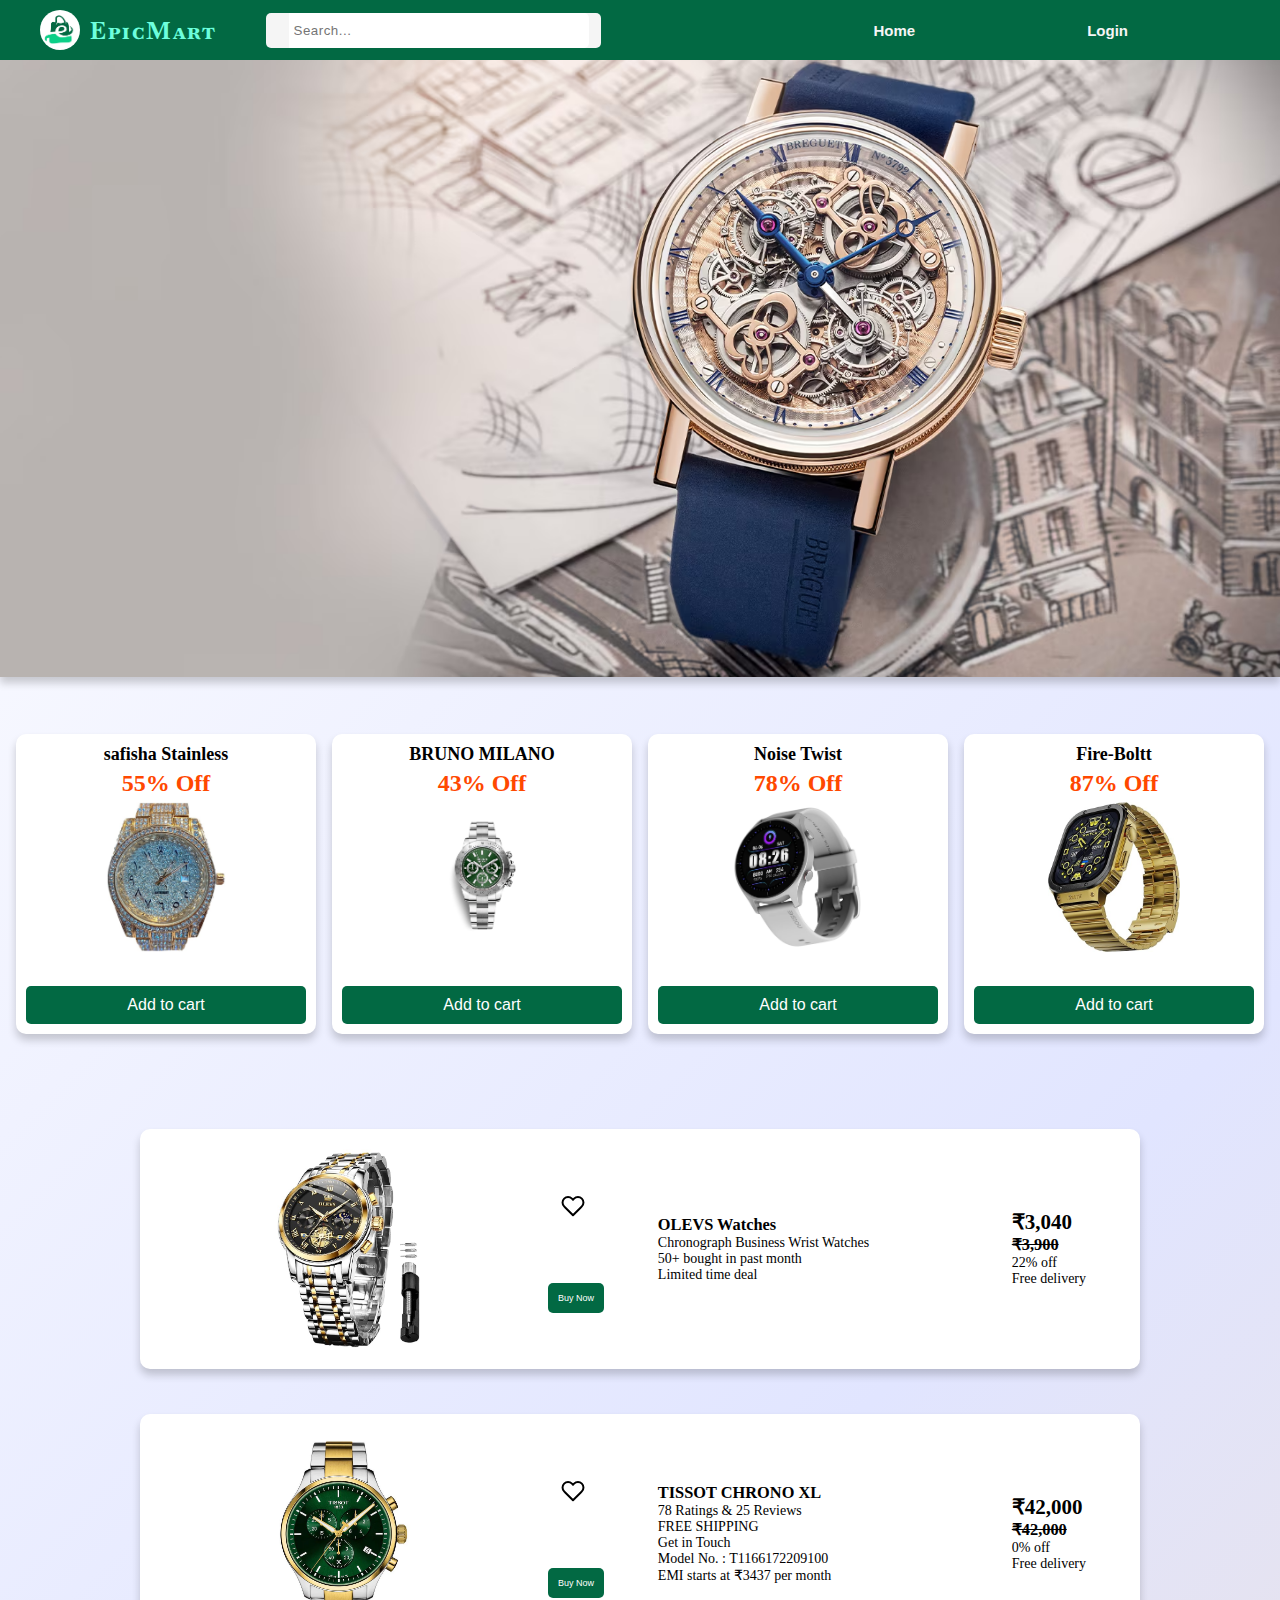
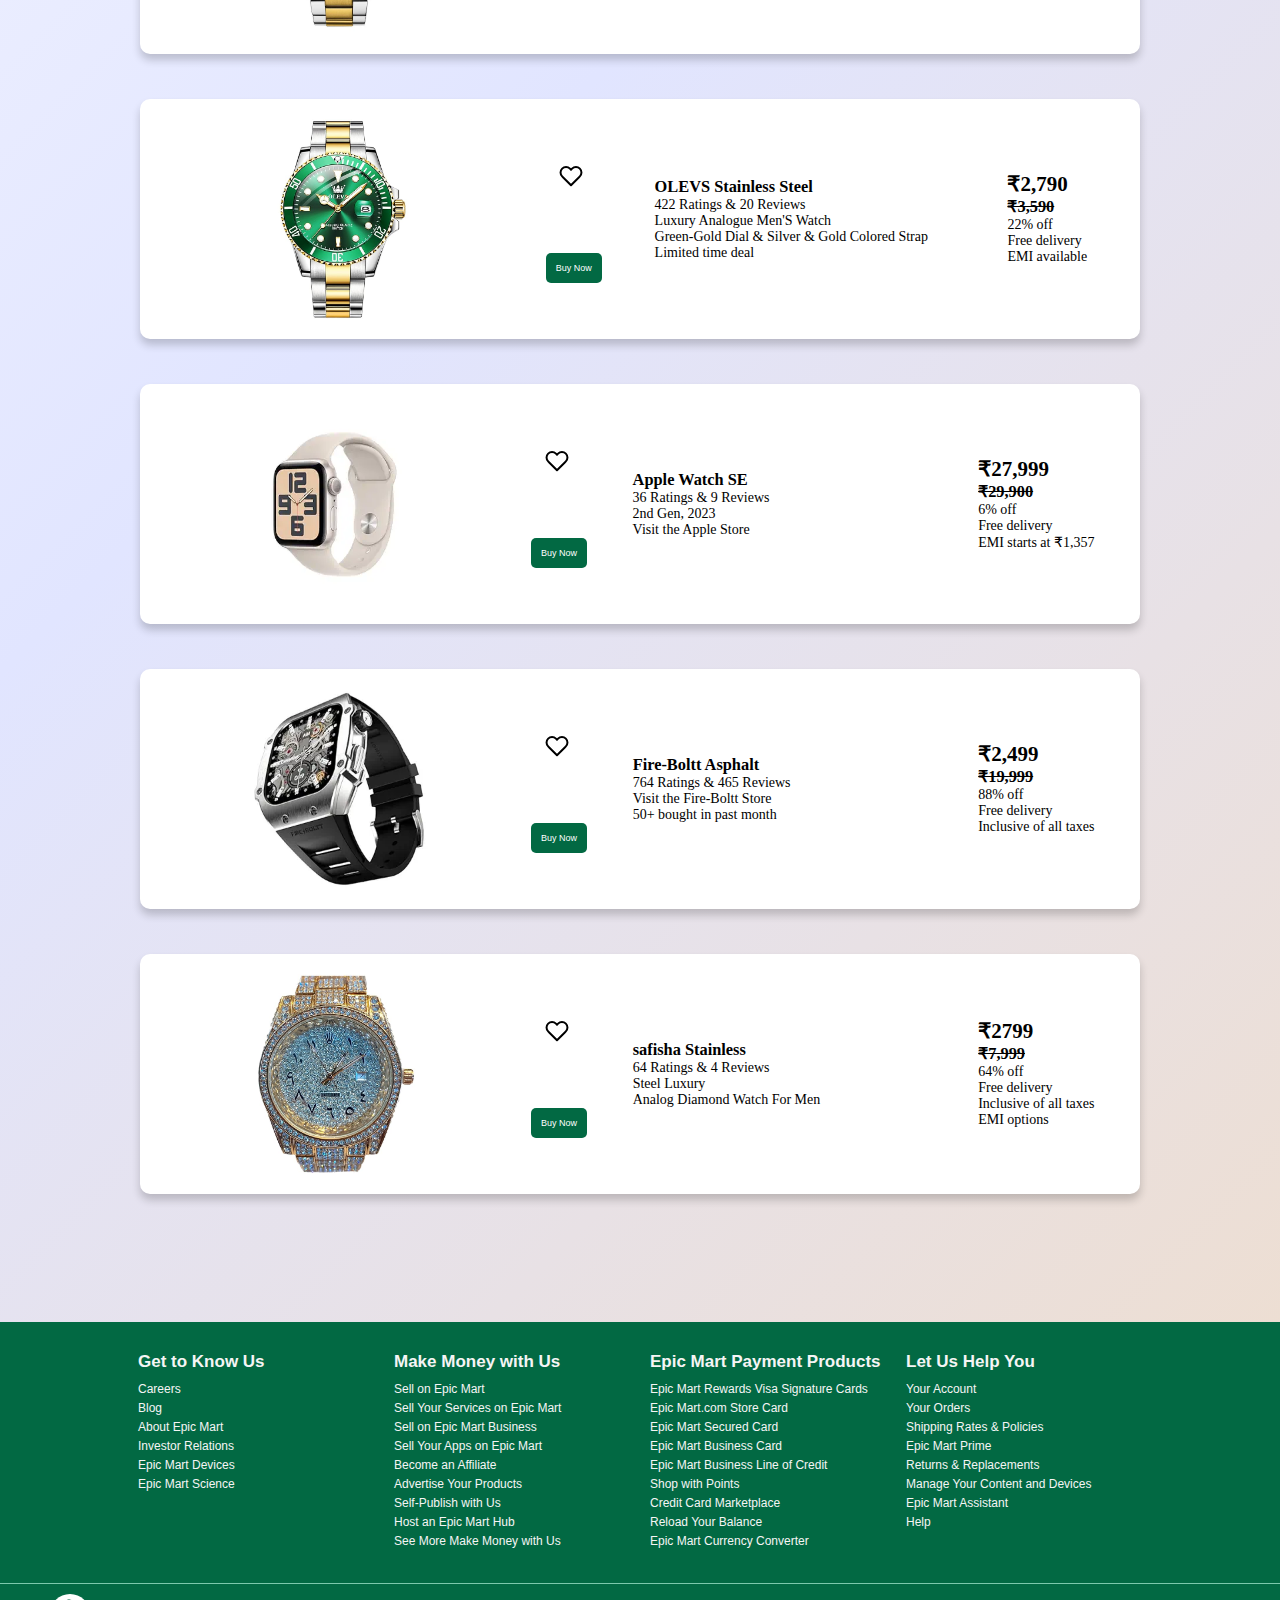
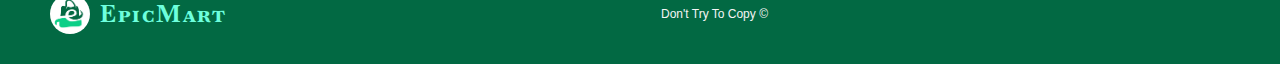
<file: Hyperlink/watch.html>
<!DOCTYPE html>
<html lang="en">

<head>
  <meta charset="UTF-8">
  <meta name="viewport" content="width=device-width, initial-scale=1.0">
  <title>EpicMart - Watch Page</title>
  <link rel="shortcut icon" href="photos/favicon.ico" type="image/x-icon">
  <link rel="stylesheet" href="fashion.css">
  <link rel="stylesheet" href="https://cdnjs.cloudflare.com/ajax/libs/font-awesome/6.5.2/css/all.min.css"
    integrity="sha512-SnH5WK+bZxgPHs44uWIX+LLJAJ9/2PkPKZ5QiAj6Ta86w+fsb2TkcmfRyVX3pBnMFcV7oQPJkl9QevSCWr3W6A=="
    crossorigin="anonymous" referrerpolicy="no-referrer" />
</head>

<body>
  <!-- ********************* Navigation Bar ******************** -->
  <nav class="nav-bar">
    <div class="nav-bar-left">
      <div class="logoo">
        <img src="photos/logo.jpg" alt="Logo">
        <span class="nav-bar-name">
          EpicMart</span>
      </div>

      <div class="inputicon" id="input_icon">
        <i class="fa-solid fa-magnifying-glass"></i>
        <!-- <input type="search" class="nav-bar-search" placeholder="Search..."> -->
        <input type="search" class="search-bar" id="search-bar" placeholder="Search...">
      </div>


    </div>
    <div class="nav-bar-right">
      <a href="../index.html"><button class="nav-bar-Home"><i id="home-icon" class="fa-solid fa-house"></i>
          Home</i></button></a>
      <a href="../Cart.html">
        <div class="nav-bar-cart-logo"><i class="fa-brands fa-opencart"></i></div>
      </a>
      <a href="../Login.html"><button class="nav-bar-login"> <i id="login-icon" class="fa-solid fa-user"></i>
          Login</button></a>
      <button class="nav-bar-three-dots"><i class="fa-solid fa-bars"></i></button>
      <div class="nav-bar-three-dots-sidebar">
        <div class="nav-bar-three-dots-sidebar-header">
          <span>Menu</span>
          <button class="nav-bar-three-dots-sidebar-close">×</button>
        </div>
        <ul>

          <li class="home"><a href="../index.html">Home <i id="home-icon" class="fa-solid fa-house"></i></a></li>
          <li class="cart"><a href="../Cart.html" target="_blank">Cart <i class="fa-brands fa-opencart"></i></a></li>
          <li class="login"><a href="../Login.html" target="_blank">Login <i id="login-icon"
                class="fa-solid fa-user"></i></a></li>

          <li><a href="../Account.html" target="_blank">Account <i class="fa-solid fa-id-card-clip"></i></a></li>
          <li><a href="../About.html" target="_blank">About <i class="fa-solid fa-address-card"></i></a></li>
          <li><a href="../Help.html" target="_blank">Help <i class="fa-solid fa-helicopter-symbol"></i></a></li>

        </ul>
      </div>
    </div>
  </nav>


  <!-- Product body -->
  <div class="hh">
    <img src="photos/watch1.png" alt="">

  </div>

  <!-- product 1 -->

  <div class="ww">
    <div class="offer-box">
      <h1>safisha Stainless</h1>
      <h2>55% Off</h2>
      <img src="photos/watch2.jpg" alt="Lucky Bamboo">
      <button class="btn" style="margin-top: 30px;">Add to cart</button>
    </div>

    <!-- product 2 -->


    <div class="offer-box">
      <h1>BRUNO MILANO</h1>
      <h2>43% Off</h2>
      <img src="photos/watch3.jpg" alt="Ficus Ginseng">
      <button class="btn" style="margin-top: 30px;">Add to cart</button>
    </div>


    <!-- product 3 -->


    <div class="offer-box">
      <h1>Noise Twist </h1>
      <h2>78% Off</h2>
      <img src="photos/watch4.jpg" alt="Areca palm">
      <button class="btn" style="margin-top: 30px;">Add to cart</button>
    </div>


    <!-- product 4 -->


    <div class="offer-box">
      <h1>Fire-Boltt </h1>
      <h2>87% Off</h2>
      <img src="photos/watch5.jpg" alt="Garden Art Aglaonema">
      <button class="btn" style="margin-top: 30px;">Add to cart</button>
    </div>
  </div>


  <!-- main product  -->



  <div class="main">


    <!-- main product 1 -->


    <div class="product">

      <div class="image">
        <img src="photos/watch6.jpg" alt="">
        <button class="special">Buy Now</button>
      </div>
      <div class="buy">
        <div id="container1"></div>
        <button class="btnn" style="margin-top: 30px;">Buy Now</button>
      </div>
      <div class="detail">
        <h3>
          OLEVS Watches </h3>
        Chronograph Business Wrist Watches<br>

        50+ bought in past month<br>
        Limited time deal<br>
      </div>
      <div class="price">
        <h1 class="her">OLEVS Watches </h1>
        <h2>₹3,040</h2>
        <h3 style="text-decoration: line-through;"> ₹3,900</h3> 22% off <br>
        Free delivery <br>
      </div>
    </div>


    <!-- main product 2 -->



    <div class="product">

      <div class="image">
        <img src="photos/watch10.webp" alt="">
        <button class="special">Buy Now</button>
      </div>
      <div class="buy">
        <div id="container2"></div>
        <button class="btnn" style="margin-top: 30px;">Buy Now</button>
      </div>
      <div class="detail">
        <h3>
          TISSOT CHRONO XL </h3>
        78 Ratings & 25 Reviews <br>
        FREE SHIPPING<br>
        Get in Touch<br>
        Model No. : T1166172209100 <br>
        EMI starts at ₹3437 per month<br>

      </div>
      <div class="price">
        <h1 class="her"> TISSOT CHRONO XL</h1>
        <h2>₹42,000</h2>
        <h3 style="text-decoration: line-through;">₹42,000</h3> 0% off <br>
        Free delivery <br>
      </div>
    </div>


    <!-- main product 3 -->




    <div class="product">
      <div class="image">
        <img src="photos/watch7.jpg" alt="">
        <button class="special">Buy Now</button>
      </div>
      <div class="buy">
        <div id="container3"></div>
        <button class="btnn" style="margin-top: 30px;">Buy Now</button>
      </div>
      <div class="detail">
        <h3>
          OLEVS Stainless Steel </h3>
        422 Ratings & 20 Reviews <br>
        Luxury Analogue Men'S Watch <br>
        Green-Gold Dial & Silver & Gold Colored Strap<br>
        Limited time deal<br>

      </div>
      <div class="price">
        <h1 class="her">OLEVS Stainless Steel </h1>
        <h2>₹2,790</h2>
        <h3 style="text-decoration: line-through;">
          ₹3,590</h3> 22% off <br>
        Free delivery <br>
        EMI available <br>
      </div>
    </div>


    <!-- main product 4 -->



    <div class="product">
      <div class="image">
        <img src="photos/watch8.webp" alt="">
        <button class="special">Buy Now</button>
      </div>
      <div class="buy">
        <div id="container4"></div>
        <button class="btnn" style="margin-top: 30px;">Buy Now</button>
      </div>
      <div class="detail">
        <h3>
          Apple Watch SE </h3>
        36 Ratings & 9 Reviews<br>
        2nd Gen, 2023<br>
        Visit the Apple Store<br>



      </div>
      <div class="price">
        <h1 class="her">Apple Watch SE</h1>
        <h2>₹27,999</h2>
        <h3 style="text-decoration: line-through;">
          ₹29,900</h3> 6% off <br>
        Free delivery <br>
        EMI starts at ₹1,357<br>
      </div>
    </div>


    <!-- main product 5 -->



    <div class="product">
      <div class="image">
        <img src="photos/watch9.webp" alt="">
        <button class="special">Buy Now</button>
      </div>
      <div class="buy">
        <div id="container5"></div>
        <button class="btnn" style="margin-top: 30px;">Buy Now</button>
      </div>
      <div class="detail">
        <h3>
          Fire-Boltt Asphalt</h3>
        764 Ratings & 465 Reviews<br>
        Visit the Fire-Boltt Store <br>
        50+ bought in past month <br>

      </div>
      <div class="price">
        <h1 class="her">Fire-Boltt Asphalt</h1>
        <h2>₹2,499</h2>
        <h3 style="text-decoration: line-through;">
          ₹19,999</h3> 88% off <br>
        Free delivery <br>
        Inclusive of all taxes <br>
      </div>
    </div>


    <!-- main product 6 -->



    <div class="product">
      <div class="image">
        <img src="photos/watch2.jpg" alt="">
        <button class="special">Buy Now</button>
      </div>
      <div class="buy">
        <div id="container6"></div>
        <button class="btnn" style="margin-top: 30px;">Buy Now</button>
      </div>
      <div class="detail">
        <h3>
          safisha Stainless </h3>
        64 Ratings & 4 Reviews<br>
        Steel Luxury <br>
        Analog Diamond Watch For Men<br>
      </div>
      <div class="price">
        <h1 class="her">safisha Stainless </h1>
        <h2>₹2799</h2>
        <h3 style="text-decoration: line-through;">
          ₹7,999</h3> 64% off <br>
        Free delivery <br>
        Inclusive of all taxes <br>
        EMI options <br>
      </div>
    </div>

  </div>




  <!-- footer -->


  <footer>
    <div class="footer-top">
      <div class="footer-nav">
        <div class="nav-column">
          <h4>Get to Know Us</h4>
          <ul>
            <li><a href="#">Careers</a></li>
            <li><a href="#">Blog</a></li>
            <li><a href="#">About Epic Mart</a></li>
            <li><a href="#">Investor Relations</a></li>
            <li><a href="#">Epic Mart Devices</a></li>
            <li><a href="#">Epic Mart Science</a></li>
          </ul>
        </div>
        <div class="nav-column">
          <h4>Make Money with Us</h4>
          <ul>
            <li><a href="#">Sell on Epic Mart</a></li>
            <li><a href="#">Sell Your Services on Epic Mart</a></li>
            <li><a href="#">Sell on Epic Mart Business</a></li>
            <li><a href="#">Sell Your Apps on Epic Mart</a></li>
            <li><a href="#">Become an Affiliate</a></li>
            <li><a href="#">Advertise Your Products</a></li>
            <li><a href="#">Self-Publish with Us</a></li>
            <li><a href="#">Host an Epic Mart Hub</a></li>
            <li><a href="#">See More Make Money with Us</a></li>
          </ul>
        </div>
        <div class="nav-column">
          <h4>Epic Mart Payment Products</h4>
          <ul>
            <li><a href="#">Epic Mart Rewards Visa Signature Cards</a></li>
            <li><a href="#">Epic Mart.com Store Card</a></li>
            <li><a href="#">Epic Mart Secured Card</a></li>
            <li><a href="#">Epic Mart Business Card</a></li>
            <li><a href="#">Epic Mart Business Line of Credit</a></li>
            <li><a href="#">Shop with Points</a></li>
            <li><a href="#">Credit Card Marketplace</a></li>
            <li><a href="#">Reload Your Balance</a></li>
            <li><a href="#">Epic Mart Currency Converter</a></li>
          </ul>
        </div>
        <div class="nav-column">
          <h4>Let Us Help You</h4>
          <ul>
            <li><a href="#">Your Account</a></li>
            <li><a href="#">Your Orders</a></li>
            <li><a href="#">Shipping Rates & Policies</a></li>
            <li><a href="#">Epic Mart Prime</a></li>
            <li><a href="#">Returns & Replacements</a></li>
            <li><a href="#">Manage Your Content and Devices</a></li>
            <li><a href="#">Epic Mart Assistant</a></li>
            <li><a href="#">Help</a></li>
          </ul>
        </div>
      </div>
    </div>
    <div class="footer-bottom">
      <div class="footer-logoo">
        <img src="photos/logo.jpg" alt="Logo">
        <span class="nav-bar-name">
          EpicMart</span>
      </div>
      <div class="row">
        Don't Try To Copy &copy;
      </div>
      <div class="footer-logo">
        <i class="fa-brands fa-twitter"></i>
        <i class="fa-brands fa-instagram"></i>
        <i class="fa-brands fa-facebook"></i>
      </div>
    </div>
  </footer>
  <script src="fashion.js"></script>
</body>

</html>
</file>
<file: style.css>
@import url('https://fonts.googleapis.com/css2?family=Baskervville+SC&display=swap');

* {
    margin: 0;
    padding: 0;
    box-sizing: border-box;
    scroll-behavior: smooth;
}

/* :root {
    --Hover-BG: #6dffdd;
    --Hover-Color: #026943;
    --Nav-BG: #026943;
    --white: rgb(245, 245, 245);
}

body {
    background: linear-gradient(135deg, rgb(255, 255, 255), rgb(225, 229, 255), rgb(239, 221, 203));
    width: 100%;
    height: auto;
} */

:root {
    --Hover-BG: #6dffdd;
    --logo: #6dffdd;
    --Hover-Color: #026943;
    --Nav-BG: #026943;
    --white: rgb(245, 245, 245);
    --search-white: rgb(245, 245, 245);
    --2nd-nav-bg: #009760;
    --explore: #00ffa2;
    --explore-hover:#00b673;
    --see-btn-hover:linear-gradient(270deg, #00684296 0%, #00ffa2 60%);
    --see-btn-bg:#006842;
    --body: linear-gradient(135deg, rgb(255, 255, 255), rgb(225, 229, 255), rgb(239, 221, 203));
}

.dark-theme {
    --logo: #66fcf1;
    --Hover-BG: rgb(0, 60, 255);
    --Hover-Color: #0b0c10;
    --Nav-BG: #0b0c10;
    /* --white: #66fcf1; */
    --white: rgb(245, 245, 245);
    --2nd-nav-bg: #1f2833;
    --explore: cyan;
    --explore-hover: #007bff;
    --body: linear-gradient(135deg, #0b0c10, #1f2833);
    --see-btn-hover:linear-gradient(270deg, rgba(2, 29, 78, 0.681) 0%, rgba(31, 215, 232, 0.873) 60%);
    --see-btn-bg:rgb(2, 29, 78);
}

body {
    /* background: linear-gradient(135deg, rgb(255, 255, 255), rgb(225, 229, 255), rgb(239, 221, 203)); */
    /* background: linear-gradient(135deg, #0b0c10, #1f2833); */
    background: var(--body);
    width: 100%;
    height: auto;
}

/* **************** Nav Bar ******************* */

.nav-bar {
    background-color: var(--Nav-BG);
    padding: 10px;
    display: flex;
    justify-content: space-between;
    align-items: center;
    position: sticky;
    top: 0;
    z-index: 1000;
}

a{
    text-decoration: none;
}

.nav-bar-left {
    display: flex;
    align-items: center;
}

.nav-bar-name {
    font-size: 24px;
    font-weight: bold;
    color: var(--logo);
    margin-left: 10px;
    font-family: "Baskervville SC", serif;
    letter-spacing: 1.5px;
    cursor: pointer;
}

.logoo {
    display: flex;
    justify-content: center;
    align-items: center;
}

.logoo img {
    height: 40px;
    width: 40px;
    border-radius: 50%;
    margin-left: 30px;
    object-fit: fill;
    cursor: pointer;
}

.input_icon {
    width: 335px;
    height: 35px;
    display: flex;
    margin-left: 50px;
    justify-content: center;
    align-items: center;
    background-color: var(--white);
    border-radius: 5px;
    padding-left: 5px;
}

.nav-bar-search {
    border: none;
    outline: none;
    border-top-right-radius: 5px;
    border-bottom-right-radius: 5px;
    width: 300px;
    height: 35px;
    margin-left: 5px;
    padding-left: 5px;
    letter-spacing: 0.5px;
}

.nav-bar-center {
    position: relative;
}

.nav-bar-Home {
    background-color: #fffefe00;
    color: var(--white);
    display: flex;
    align-items: center;
    justify-content: space-evenly;
    padding: 10px 20px;
    border: none;
    border-radius: 5px;
    cursor: pointer;
    margin-right: 50px;
    font-weight: 700;
    font-size: 15px;
    transition: 0.3s;
}

#home-icon,
#login-icon {
    margin-right: 6px;
    font-size: 17px;
    margin-top: -5px;
}

.nav-bar-right {
    display: flex;
    align-items: center;
    position: relative;
}

.nav-bar-cart-logo {
    font-size: 27px;
    margin-right: 50px;
    color: var(--white);
    cursor: pointer;
    padding: 5px 12px;
    transition: 0.3s;
}

a{
    text-decoration: none;
}

.nav-bar-login {
    display: flex;
    justify-content: space-evenly;
    align-items: center;
    background-color: #ffffff00;
    color: var(--white);
    padding: 10px 22px;
    border: none;
    border-radius: 5px;
    cursor: pointer;
    margin-right: 50px;
    font-weight: 700;
    font-size: 15px;
    transition: 0.3s;
}

.nav-bar-login i {
    margin-right: 5px;
}

.nav-bar-three-dots {
    background-color: #44444400;
    color: var(--white);
    padding: 10px 20px;
    border: none;
    border-radius: 5px;
    cursor: pointer;
    margin-right: 30px;
    font-size: larger;
    transition: 0.3s;
}

.nav-bar-three-dots-sidebar {
    position: fixed;
    top: 0;
    right: 0;
    background-color: #6dffdd5c;
    backdrop-filter: blur(10px);
    padding: 20px;
    width: 200px;
    height: 100vh;
    display: none;
    z-index: 100;
}

.nav-bar-three-dots-sidebar-header {
    display: flex;
    justify-content: space-between;
    align-items: center;
    padding: 10px;
    border-bottom: 1px solid var(--white);
}

.nav-bar-three-dots-sidebar-header span {
    font-size: 25px;
    font-weight: bold;
}

.nav-bar-three-dots-sidebar-close {
    font-size: 20px;
    cursor: pointer;
    width: 25px;
}

.nav-bar-three-dots-sidebar ul {
    list-style: none;
    padding: 0;
    margin: 0;
    margin-top: 20px;
    margin-left: 5px;
}

.nav-bar-three-dots-sidebar li {
    margin-bottom: 15px;
}

.nav-bar-three-dots-sidebar li a {
    color: #333;
    text-decoration: none;
    font-size: 20px;
    font-weight: 600;
    transition: 0.3s;
}

.nav-bar-three-dots-sidebar li a:hover {
    color: black;
}

.nav-bar-three-dots-sidebar.show {
    display: block;
}

.nav-bar-three-dots-sidebar {
    box-shadow: 0 0 10px rgba(0, 0, 0, 0.2);
    border-radius: 10px;
}

.nav-bar-Home:hover,
.nav-bar-login:hover,
.nav-bar-three-dots:hover,
.nav-bar-cart-logo:hover {
    background-color: var(--Hover-BG);
    color: var(--Hover-Color);
    border-radius: 5px;
}

.home,
.cart,
.search-Engine,
.login {
    display: none;
}



/* ******************* 2nd Nav Bar ******************* */

.nav_bar_2nd {
    background-color: var(--2nd-nav-bg);
    display: flex;
    justify-content: space-evenly;
    align-items: center;
    height: 35px;
}

.nav_bar_2nd button {
    background-color: transparent;
    color: var(--white);
    border: none;
    padding: 7px;
    font-family: "Kanit", sans-serif;
    font-weight: 600;
    cursor: pointer;
    transition: 0.3s;
}

.nav_bar_2nd button:hover {
    background-color: var(--Hover-BG);
    color: var(--Hover-Color);
    border-radius: 5px;
}

.nav_bar_2nd i {
    margin-left: 5px;
}




/* ************************** Image Slider *************************** */

.showSlide {
    position: absolute;
    width: 100%;
    height: 250px;
    transition: transform 1s ease;
    display: none;
}

.showSlide img {
    width: 100%;
    height: 100%;
    object-fit: cover;
}

.slidercontainer {
    max-width: 100%;
    position: relative;
    margin: auto;
    overflow: hidden;
    height: 250px;
}

.left,
.right {
    cursor: pointer;
    position: absolute;
    top: 50%;
    width: auto;
    padding: 16px;
    color: var(--white);
    font-weight: bold;
    font-size: 18px;
    transition: 0.6s ease;
    user-select: none;
    transform: translateY(-50%);
    z-index: 1;
}

.right {
    right: 0;
}

.left:hover,
.right:hover {
    background-color: rgba(115, 115, 115, 0.8);
}

.active {
    display: block !important;
    transform: translateX(0) !important;
}




/* ****************** Category Wise Section ********************* */

.image {
    background-size: cover;
    background-position: center;
    background-repeat: no-repeat;
    height: 200px;
    width: auto;
    margin-top: 1rem;
    margin-bottom: 1.5rem;
    border-radius: 5px;
}

.body-part2 {
    display: flex;
    justify-content: space-evenly;
    flex-wrap: wrap;
    /* height: 72vh; */
    margin-bottom: 5%;
    /* margin-top: 10vh; */
}

.body-part2 .box {
    background-color: rgb(199, 194, 194);
    border-radius: 10px;
    height: 83%;
    width: 25%;
    padding: 20px 0 15px 0;
    /* margin-top: 7vh; */
    margin-bottom: 25px;
    margin: 5vh 20px 0 20px;
}

.content-box {
    margin-left: 1rem;
    margin-right: 1rem;
    height: 100%;
}

.content-box h2 {
    color: black;
    margin-left: 5px;
    font-family: sans-serif;
}

.content-box h2 span {
    display: none;
}

.btn {
    font-size: 1rem;
    padding: 0.8rem 2rem;
    border: none;
    outline: none;
    border-radius: 10px;
    cursor: pointer;
    background-color: rgb(14, 14, 26);
    color: rgb(234, 234, 234);
    font-weight: 700;
    transition: 0.6s;
    box-shadow: 0px 0px 60px #1f4c65;
}

.btn:active {
    transform: scale(0.92);
}

.btn:hover {
    /* background: rgb(2, 29, 78); */
    background: var(--see-btn-bg);
    /* background: linear-gradient(270deg, rgba(2, 29, 78, 0.681) 0%, rgba(31, 215, 232, 0.873) 60%); */
    background:var(--see-btn-hover);
    color: rgb(4, 4, 38);
}





/* *************** Carousel **************** */

.main-carousel-container {
    font-family: Arial, sans-serif;
    margin: 0;
    padding: 0;
    display: flex;
    justify-content: center;
    align-items: center;
    flex-direction: column;
    height: auto;
    background-color: transparent;
    /* margin-left: 30px; */
}

.carousel-banner {
    width: 100%;
    height: auto;
    /* margin-bottom: 3%; */
}

.carousel-banner img {
    width: 100%;
    height: auto;
}

.carousel-container {
    position: relative;
    width: 96.5%;
    /* max-width: 1200px; */
    overflow: hidden;
    background-color: #cad1f7;
    box-shadow: 0 4px 8px rgba(0, 0, 0, 0.1);
    border-radius: 10px;
    padding: 20px;
    /* box-sizing: border-box; */
    /* margin-bottom: 3%; */
    margin-top: 5%;
}

.carousel::-webkit-scrollbar {
    display: none;
}

.carousel {
    display: flex;
    transition: transform 0.5s ease;
    overflow-x: scroll;
    scroll-snap-type: x mandatory;
}

.carousel-item {
    min-width: 300px;
    max-width: 300px;
    margin: 10px;
    background-color: #fff;
    text-align: center;
    padding: 20px;
    box-sizing: border-box;
    border-radius: 10px;
    box-shadow: 0 2px 5px rgba(0, 0, 0, 0.1);
    scroll-snap-align: center;
}

.carousel-item img {
    width: 100%;
    height: auto;
    border-radius: 10px;
}

.carousel-item h3 {
    margin: 10px 0;
    font-size: 1em;
}

.carousel-item p {
    margin: 5px 0;
    color: #555;
}

.explore-btn {
    padding: 10px 20px;
    /* background-color: #007bff; */
    background-color: var(--explore);
    color: black;
    border: none;
    border-radius: 5px;
    font-weight: 520;
    cursor: pointer;
    transition: background-color 0.3s ease;
}

.explore-btn:hover {
    background-color: var(--explore-hover);
}

.prev-btn,
.next-btn {
    position: absolute;
    top: 50%;
    transform: translateY(-50%);
    background-color: rgba(0, 0, 0, 0.5);
    color: #fff;
    border: none;
    padding: 10px;
    cursor: pointer;
    z-index: 1;
    border-radius: 5px;
    font-size: 20px;
}

.prev-btn {
    left: 10px;
}

.next-btn {
    right: 10px;
}






/* ******************** Footer ********************* */

footer {
    background-color: var(--Nav-BG);
    color: var(--white);
    font-family: Arial, sans-serif;
    padding: 20px 0;
    font-size: 12px;
    margin-top: 10%;
}

.footer-top {
    display: flex;
    justify-content: space-around;
    flex-wrap: wrap;
    padding-bottom: 20px;
    border-bottom: 1px solid #7cc9ac;
}

.footer-nav {
    display: flex;
    flex-wrap: wrap;
    justify-content: space-between;
    width: 80%;
    margin: auto;
}

.nav-column {
    flex: 1 1 200px;
    margin: 10px;
}

.nav-column h4 {
    margin-bottom: 10px;
    font-weight: bold;
    font-size: 17px;
}

.nav-column ul {
    list-style-type: none;
    padding: 0;
}

.nav-column ul li {
    margin-bottom: 5px;
}

.nav-column ul li a {
    color: var(--white);
    text-decoration: none;
}

.nav-column ul li a:hover {
    text-decoration: underline;
}

.footer-bottom {
    display: flex;
    flex-wrap: wrap;
    justify-content: space-between;
    align-items: center;
    padding: 10px 20px;
}

.body {
    height: 2000px;
}

.footer-logo {
    font-size: 20px;
}

.footer-logo i {
    margin-right: 5px;
    cursor: pointer;
    padding: 7px;
    border-radius: 50%;
    transition: 0.3s;
}

.footer-logo i:hover {
    background-color: var(--Hover-BG);
    color: var(--Hover-Color);
}

.footer-logoo {
    display: flex;
    justify-content: center;
    align-items: center;
}

.footer-logoo img {
    height: 40px;
    width: 40px;
    border-radius: 50%;
    margin-left: 30px;
    object-fit: fill;
    cursor: pointer;
}

.footer-bar-name {
    font-size: 24px;
    font-weight: bold;
    color: var(--Hover-BG);
    margin-left: 10px;
    font-family: "Baskervville SC", serif;
    letter-spacing: 1.5px;
    cursor: pointer;
}


/* ********** END ************* */
</file>
<file: Hyperlink/fashion.css>
@import url('https://fonts.googleapis.com/css2?family=Baskervville+SC&display=swap');

* {
  margin: 0;
  padding: 0;
  box-sizing: border-box;
  scroll-behavior: smooth;
}

:root {
  --Hover-BG: #6dffdd;
  --Hover-Color: #026943;
  --Nav-BG: #026943;
  --white: rgb(245, 245, 245);
}

body {
  background: linear-gradient(135deg, rgb(255, 255, 255), rgb(225, 229, 255), rgb(239, 221, 203));
  width: 100%;
  height: 100%;
}

a {
  text-decoration: none;
}

/* **************** Nav Bar ******************* */

.nav-bar {
  /* background-color: #026943; */
  background-color: var(--Nav-BG);
  padding: 10px;
  display: flex;
  justify-content: space-between;
  align-items: center;
  position: sticky;
  top: 0;
  z-index: 1000;
}

.nav-bar-left {
  display: flex;
  align-items: center;
}

.nav-bar-name {
  font-size: 24px;
  font-weight: bold;
  /* color: #6dffdd; */
  color: var(--Hover-BG);
  margin-left: 10px;
  font-family: "Baskervville SC", serif;
  letter-spacing: 1.5px;
  cursor: pointer;
}

.logoo {
  display: flex;
  justify-content: center;
  align-items: center;
}

.logoo img {
  height: 40px;
  width: 40px;
  border-radius: 50%;
  margin-left: 30px;
  object-fit: fill;
  cursor: pointer;
}

.inputicon {
  width: 335px;
  height: 35px;
  display: flex;
  margin-left: 50px;
  justify-content: center;
  align-items: center;
  background-color: var(--white);
  border-radius: 5px;
  padding-left: 5px;
}

.input_icon {
  width: 335px;
  height: 35px;
  display: flex;
  margin-left: 50px;
  justify-content: center;
  align-items: center;
  background-color: var(--white);
  border-radius: 5px;
  padding-left: 5px;
}

#input_icon #search-bar {
  border: none;
  outline: none;
  border-top-right-radius: 5px;
  border-bottom-right-radius: 5px;
  width: 300px;
  height: 35px;
  margin-left: 5px;
  padding-left: 5px;
  letter-spacing: 0.5px;

}


/* ************** */

.nav-bar-center {
  position: relative;
}

.nav-bar-Home {
  background-color: #fffefe00;
  color: var(--white);
  display: flex;
  align-items: center;
  justify-content: space-evenly;
  padding: 10px 20px;
  border: none;
  border-radius: 5px;
  cursor: pointer;
  margin-right: 50px;
  font-weight: 700;
  font-size: 15px;
  transition: 0.3s;
}

#home-icon,
#login-icon {
  margin-right: 6px;
  font-size: 17px;
  margin-top: -5px;
}

.nav-bar-right {
  display: flex;
  align-items: center;
  position: relative;
}

.nav-bar-cart-logo {
  font-size: 27px;
  margin-right: 50px;
  color: var(--white);
  cursor: pointer;
  padding: 5px 12px;
  transition: 0.3s;
}

.nav-bar-login {
  display: flex;
  justify-content: space-evenly;
  align-items: center;
  background-color: #ffffff00;
  color: var(--white);
  padding: 10px 22px;
  border: none;
  border-radius: 5px;
  cursor: pointer;
  margin-right: 50px;
  font-weight: 700;
  font-size: 15px;
  transition: 0.3s;
}

.nav-bar-login i {
  margin-right: 5px;
}

.nav-bar-three-dots {
  background-color: #44444400;
  color: var(--white);
  padding: 10px 20px;
  border: none;
  border-radius: 5px;
  cursor: pointer;
  margin-right: 30px;
  font-size: larger;
  transition: 0.3s;
}


.nav-bar-Home:hover,
.nav-bar-login:hover,
.nav-bar-three-dots:hover,
.nav-bar-cart-logo:hover {
  background-color: var(--Hover-BG);
  color: var(--Hover-Color);
  border-radius: 5px;
}

.nav-bar-three-dots-sidebar {
  position: fixed;
  top: 0;
  right: 0;
  background-color: #6dffdd5c;
  backdrop-filter: blur(10px);
  padding: 20px;
  width: 200px;
  height: 100vh;
  display: none;
  z-index: 100;
}

.nav-bar-three-dots-sidebar-header {
  display: flex;
  justify-content: space-between;
  align-items: center;
  padding: 10px;
  border-bottom: 1px solid var(--white);
}

.nav-bar-three-dots-sidebar-header span {
  font-size: 25px;
  font-weight: bold;
}

.nav-bar-three-dots-sidebar-close {
  font-size: 20px;
  cursor: pointer;
  width: 25px;
}

.nav-bar-three-dots-sidebar ul {
  list-style: none;
  padding: 0;
  margin: 0;
  margin-top: 20px;
  margin-left: 5px;
}

.nav-bar-three-dots-sidebar li {
  margin-bottom: 15px;
}

.nav-bar-three-dots-sidebar li a {
  color: #333;
  text-decoration: none;
  font-size: 20px;
  font-weight: 600;
  transition: 0.3s;
}

.nav-bar-three-dots-sidebar li a:hover {
  color: black;
}

.nav-bar-three-dots-sidebar.show {
  display: block;
}

.nav-bar-three-dots-sidebar {
  box-shadow: 0 0 10px rgba(0, 0, 0, 0.2);
  border-radius: 10px;
}

.nav-bar-Home:hover,
.nav-bar-login:hover,
.nav-bar-three-dots:hover,
.nav-bar-cart-logo:hover {
  background-color: var(--Hover-BG);
  color: var(--Hover-Color);
  border-radius: 5px;
}

.home,
.cart,
.search-Engine,
.login {
  display: none;
}

/* body  */

.hh {
  width: 100%;
  display: flex;
  justify-content: center;
}

.hh img {
  width: 100%;
  object-fit: cover;
  box-shadow: 0 6px 8px rgba(0, 0, 0, 0.192);

}

.her {
  display: none;
}

.ww {
  display: flex;
  justify-content: space-evenly;
  padding-top: 57px;
  padding-bottom: 20px;
}

.offer-box {
  width: 300px;
  height: 300px;
  padding: 10px;
  background: white;
  border-radius: 10px;
  text-align: center;
  box-shadow: 0 6px 8px rgba(0, 0, 0, 0.192);
}

.offer-box h1 {
  font-size: 18px;
  margin: 0;
}

.offer-box h2 {
  font-size: 24px;
  color: rgb(255, 72, 0);
  margin: 5px 0;
}

.offer-box img {
  height: 150px;
  width: 200px;
  object-fit: contain;
  border-radius: 10px;
}

.offer-box button {
  margin-top: 10px;
  padding: 10px;
  width: 100%;
  background: var(--Nav-BG);
  color: #fff;
  border: none;
  border-radius: 5px;
  font-size: 16px;
  cursor: pointer;
  transition: 0.3s;
}

.offer-box button:hover {
  background: var(--Hover-BG);
  color: var(--Hover-Color);
}






/* *********** Main ************* */
.special {
  display: none;
  background-color: #026943;
  border-radius: 5px;
  height: 6px;
  width: 5px;
}

.special:hover {
  background: var(--Hover-BG);
  color: var(--Hover-Color);
}

.main {
  display: grid;
  justify-content: center;
  align-items: center;
  font-size: 17px;
  margin-bottom: 70px;
}

.buy {
  display: grid;
  justify-content: center;
  align-items: center;
}

#container1 {
  display: flex;
  justify-content: center;
  padding-bottom: 25px;
}

#container2 {
  display: flex;
  justify-content: center;
  padding-bottom: 25px;
}

#container3 {
  display: flex;
  justify-content: center;
  padding-bottom: 25px;
}

#container4 {
  display: flex;
  justify-content: center;
  padding-bottom: 25px;
}

#container5 {
  display: flex;
  justify-content: center;
  padding-bottom: 25px;
}

#container6 {
  display: flex;
  justify-content: center;
  padding-bottom: 25px;
}

.btnn {
  margin-top: 10px;
  padding: 10px;
  width: 100%;
  background: var(--Nav-BG);
  color: #fff;
  border: none;
  border-radius: 5px;
  font-size: 16px;
  cursor: pointer;
  transition: 0.3s;
}

.btnn:hover {
  background: var(--Hover-BG);
  color: var(--Hover-Color);
}

.product {
  margin-top: 45px;
  display: flex;
  justify-content: space-evenly;
  align-items: center;
  width: 1390px;
  height: 240px;
  border-radius: 10px;
  background: white;
  box-shadow: 0 6px 8px rgba(0, 0, 0, 0.192);

}

.image {
  width: 300px;
  height: 200px;
  object-fit: fill;
}

.image img {
  width: 300px;
  height: 200px;
  object-fit: contain;
}

.detail {
  width: 500px;
}


/* love  */

.product input {
  display: none;
}

.product input:checked+.container svg {
  fill: hsl(0deg 100% 50%);
  stroke: hsl(0deg 100% 50%);
  animation: heartButton 1s;
}

@keyframes heartButton {
  0% {
    transform: scale(1);
  }

  25% {
    transform: scale(1.3);
  }

  50% {
    transform: scale(1);
  }

  75% {
    transform: scale(1.3);
  }

  100% {
    transform: scale(1);
  }
}

.product input+label {
  position: relative;
  overflow: hidden;
  display: grid;
  grid-column-start: 1;
  grid-column-end: 1;
  grid-row-start: 1;
  grid-row-end: 1;
  transition: all .5s;
}

.product input+label .option-1 {
  transform: translate(0px, 0%);
  opacity: 1;
}

.product input:checked+label .option-1 {
  transform: translate(0px, -100%);
  opacity: 0;
}

.product input+label .option-2 {
  transform: translate(0px, 100%);
  opacity: 0;
}

.product input:checked+label .option-2 {
  transform: translate(0px, 0%);
  opacity: 1;
}

/* Additional CSS to style each love button div */
.product .love-button-div {
  margin: 10px;
}



label {
  background-color: white;
  display: flex;
  align-items: center;
  gap: 14px;
  padding: 10px 15px 10px 10px;
  cursor: pointer;
  user-select: none;
  border-radius: 10px;
  color: black;
}



@media (max-width: 1024px) {
  .inputicon {
    display: none;
  }


  .search-Engine {
    display: block;
  }

  #input-toggle {
    display: flex;
    width: 100%;
    margin: 0 auto;
    padding: 10px 0;
  }

  .nav-bar-three-dots-sidebar ul li .nav-bar-search {
    width: calc(100% - 35px);
    margin: 0;
    padding-left: 10px;
  }

  .search-Engine i {
    margin-right: 5px;
  }
}

@media (max-width: 768px) {

  .nav-bar {
    padding: 7px 10px;
  }

  .inputicon,
  .nav-bar-Home,
  .nav-bar-cart-logo,
  .nav-bar-login {
    display: none;
  }

  .home,
  .cart,
  .search-Engine,
  .login {
    display: block;
  }

  .nav-bar-left,
  .nav-bar-right {
    justify-content: space-between;
  }

  .nav-bar-left {
    margin-left: -5%;
  }

  .nav-bar-three-dots {
    margin-right: 0;
  }

  .nav-bar-three-dots-sidebar ul {
    padding-top: 20px;
    margin-top: 0px;
  }

  .nav-bar-three-dots-sidebar ul li {
    margin-bottom: 20px;
  }

  .nav-bar-three-dots-sidebar ul li a {
    font-size: 18px;
  }

  .nav-bar-three-dots-sidebar ul li a:hover {
    color: var(--Hover-Color);
  }

  .nav-bar-three-dots-sidebar ul li .input_icon {
    display: flex;
    width: 100%;
    margin: 0 auto;
    padding: 10px 0;
  }

  .nav-bar-three-dots-sidebar ul li .nav-bar-search {
    width: calc(100% - 35px);
    margin: 0;
    padding-left: 10px;
  }

  .search-Engine i {
    margin-right: 5px;
  }

  .nav-bar-three-dots-sidebar ul li a .fa {
    margin-right: 10px;
  }

  .nav_bar_2nd {
    display: none;
  }
}

@media (max-width: 1390px) {

  .product {
    width: 1000px;
    font-size: 14px;
    display: flex;
    justify-content: space-evenly;
  }

  .btnn {
    font-size: 9px;
    padding: 10px;
  }

  .detail {
    width: 300px;
  }


}

@media(max-width:1340px) {

  .ww {
    flex-wrap: wrap;
  }

  .offer-box {
    margin-bottom: 30px;
  }

}

@media (max-width: 1121px) {

  .product {
    width: 800px;
    height: 200px;
    font-size: 13px;
  }

  .image {
    display: flex;
    justify-content: center;
    align-items: center;
  }

  .image img {
    width: 240px;
    height: 140px;
  }

  .detail {
    padding-left: 25px;
  }

}

@media (max-width: 819px) {

  .product {
    width: 320px;
    font-size: 10px;
    display: flex;
    justify-content: space-evenly;
    text-align: center;
    align-items: center;
  }

  .buy {
    display: none;
  }

  .image {
    padding-left: 10px;
    display: inline;
    justify-content: center;
    align-items: center;
    width: 150px;
    height: 100px;
  }

  .image img {
    display: flex;
    width: 150px;
    height: 100px;
  }

  .buy {
    width: 40px;
  }

  .detail {
    display: none;
  }

  .special {
    display: grid;
    width: 150px;
    height: 25px;
    padding-top: 3px;
    color: white;
    margin-top: 5px;
    box-shadow: 0 6px 8px rgba(0, 0, 0, 0.192);
    background-color: #026943;
  }

  .her {
    display: inline;
    color: #026943;
  }

}




/* ************ Footer **************** */

footer {
  background-color: var(--Nav-BG);
  color: var(--white);
  font-family: Arial, sans-serif;
  padding: 20px 0;
  font-size: 12px;
  margin-top: 10%;
}

.footer-top {
  display: flex;
  justify-content: space-around;
  flex-wrap: wrap;
  padding-bottom: 20px;
  border-bottom: 1px solid #7cc9ac;
}

.footer-nav {
  display: flex;
  flex-wrap: wrap;
  justify-content: space-between;
  width: 80%;
  margin: auto;
}

.nav-column {
  flex: 1 1 200px;
  margin: 10px;
}

.nav-column h4 {
  margin-bottom: 10px;
  font-weight: bold;
  font-size: 17px;
}

.nav-column ul {
  list-style-type: none;
  padding: 0;
}

.nav-column ul li {
  margin-bottom: 5px;
}

.nav-column ul li a {
  color: var(--white);
  text-decoration: none;
}

.nav-column ul li a:hover {
  text-decoration: underline;
}

.footer-bottom {
  display: flex;
  flex-wrap: wrap;
  justify-content: space-between;
  align-items: center;
  padding: 10px 20px;
}

.body {
  height: 2000px;
}

.footer-logo {
  font-size: 20px;
}

.footer-logo i {
  margin-right: 5px;
  cursor: pointer;
  padding: 7px;
  border-radius: 50%;
  transition: 0.3s;
}

.footer-logo i:hover {
  background-color: var(--Hover-BG);
  color: var(--Hover-Color);
}

.footer-logoo {
  display: flex;
  justify-content: center;
  align-items: center;
}

.footer-logoo img {
  height: 40px;
  width: 40px;
  border-radius: 50%;
  margin-left: 30px;
  object-fit: fill;
  cursor: pointer;
}

.footer-bar-name {
  font-size: 24px;
  font-weight: bold;
  color: var(--Hover-BG);
  margin-left: 10px;
  font-family: "Baskervville SC", serif;
  letter-spacing: 1.5px;
  cursor: pointer;
}



@media (max-width: 1024px) and (min-width: 768px) {
  .footer-nav {
    flex-direction: column;
    align-items: center;
    text-align: center;
  }

  .nav-column {
    margin: 10px 0;
  }

  .footer-bottom {
    flex-direction: column;
    align-items: center;
  }

  .footer-logoo {
    flex-direction: column;
    align-items: center;
    margin-bottom: 10px;
  }

  .footer-logoo img {
    margin-left: 0;
    margin-bottom: 10px;
  }

  .footer-logo {
    margin-top: 10px;
    text-align: center;
  }
}


@media (max-width: 480px) {
  .footer-nav {
    flex-direction: column;
    align-items: center;
    text-align: center;
  }

  .nav-column {
    margin: 10px 0;
  }

  .nav-column h4 {
    font-size: 15px;
  }

  .nav-column ul li a {
    font-size: 11px;
  }

  .footer-bottom {
    padding: 10px;
    text-align: center;
    flex-direction: column;
    align-items: center;
  }

  .footer-logoo {
    flex-direction: column;
    align-items: center;
    margin-bottom: 10px;
  }

  .footer-logoo img {
    margin-left: 0;
    margin-bottom: 10px;
  }

  .footer-logo {
    margin-top: 10px;
    text-align: center;
  }

  .footer-logo i {
    margin-left: 5px;
    border-radius: 50%;
    padding: 3px;
  }

  .row {
    margin-top: 10px;
    text-align: center;
  }
}
</file>
<file: Hyperlink/laptop.css>
@import url('https://fonts.googleapis.com/css2?family=Baskervville+SC&display=swap');

* {
  margin: 0;
  padding: 0;
  box-sizing: border-box;
  scroll-behavior: smooth;
}

:root {
  --Hover-BG: #6dffdd;
  --Hover-Color: #026943;
  --Nav-BG: #026943;
  --white: rgb(245, 245, 245);
}

body {
  background: linear-gradient(135deg, rgb(255, 255, 255), rgb(225, 229, 255), rgb(239, 221, 203));
  width: 100%;
  height: 100%;
}

a {
  text-decoration: none;
}

/* **************** Nav Bar ******************* */

.nav-bar {
  /* background-color: #026943; */
  background-color: var(--Nav-BG);
  padding: 10px;
  display: flex;
  justify-content: space-between;
  align-items: center;
  position: sticky;
  top: 0;
  z-index: 1000;
}

.nav-bar-left {
  display: flex;
  align-items: center;
}

.nav-bar-name {
  font-size: 24px;
  font-weight: bold;
  /* color: #6dffdd; */
  color: var(--Hover-BG);
  margin-left: 10px;
  font-family: "Baskervville SC", serif;
  letter-spacing: 1.5px;
  cursor: pointer;
}

.logoo {
  display: flex;
  justify-content: center;
  align-items: center;
}

.logoo img {
  height: 40px;
  width: 40px;
  border-radius: 50%;
  margin-left: 30px;
  object-fit: fill;
  cursor: pointer;
}

.inputicon {
  width: 335px;
  height: 35px;
  display: flex;
  margin-left: 50px;
  justify-content: center;
  align-items: center;
  background-color: var(--white);
  border-radius: 5px;
  padding-left: 5px;
}

.input_icon {
  width: 335px;
  height: 35px;
  display: flex;
  margin-left: 50px;
  justify-content: center;
  align-items: center;
  background-color: var(--white);
  border-radius: 5px;
  padding-left: 5px;
}

#input_icon #search-bar {
  border: none;
  outline: none;
  border-top-right-radius: 5px;
  border-bottom-right-radius: 5px;
  width: 300px;
  height: 35px;
  margin-left: 5px;
  padding-left: 5px;
  letter-spacing: 0.5px;

}


/* ************** */

.nav-bar-center {
  position: relative;
}

.nav-bar-Home {
  background-color: #fffefe00;
  color: var(--white);
  display: flex;
  align-items: center;
  justify-content: space-evenly;
  padding: 10px 20px;
  border: none;
  border-radius: 5px;
  cursor: pointer;
  margin-right: 50px;
  font-weight: 700;
  font-size: 15px;
  transition: 0.3s;
}

#home-icon,
#login-icon {
  margin-right: 6px;
  font-size: 17px;
  margin-top: -5px;
}

.nav-bar-right {
  display: flex;
  align-items: center;
  position: relative;
}

.nav-bar-cart-logo {
  font-size: 27px;
  margin-right: 50px;
  color: var(--white);
  cursor: pointer;
  padding: 5px 12px;
  transition: 0.3s;
}

.nav-bar-login {
  display: flex;
  justify-content: space-evenly;
  align-items: center;
  background-color: #ffffff00;
  color: var(--white);
  padding: 10px 22px;
  border: none;
  border-radius: 5px;
  cursor: pointer;
  margin-right: 50px;
  font-weight: 700;
  font-size: 15px;
  transition: 0.3s;
}

.nav-bar-login i {
  margin-right: 5px;
}

.nav-bar-three-dots {
  background-color: #44444400;
  color: var(--white);
  padding: 10px 20px;
  border: none;
  border-radius: 5px;
  cursor: pointer;
  margin-right: 30px;
  font-size: larger;
  transition: 0.3s;
}


.nav-bar-Home:hover,
.nav-bar-login:hover,
.nav-bar-three-dots:hover,
.nav-bar-cart-logo:hover {
  background-color: var(--Hover-BG);
  color: var(--Hover-Color);
  border-radius: 5px;
}

.nav-bar-three-dots-sidebar {
  position: fixed;
  top: 0;
  right: 0;
  background-color: #6dffdd5c;
  backdrop-filter: blur(10px);
  padding: 20px;
  width: 200px;
  height: 100vh;
  display: none;
  z-index: 100;
}

.nav-bar-three-dots-sidebar-header {
  display: flex;
  justify-content: space-between;
  align-items: center;
  padding: 10px;
  border-bottom: 1px solid var(--white);
}

.nav-bar-three-dots-sidebar-header span {
  font-size: 25px;
  font-weight: bold;
}

.nav-bar-three-dots-sidebar-close {
  font-size: 20px;
  cursor: pointer;
  width: 25px;
}

.nav-bar-three-dots-sidebar ul {
  list-style: none;
  padding: 0;
  margin: 0;
  margin-top: 20px;
  margin-left: 5px;
}

.nav-bar-three-dots-sidebar li {
  margin-bottom: 15px;
}

.nav-bar-three-dots-sidebar li a {
  color: #333;
  text-decoration: none;
  font-size: 20px;
  font-weight: 600;
  transition: 0.3s;
}

.nav-bar-three-dots-sidebar li a:hover {
  color: black;
}

.nav-bar-three-dots-sidebar.show {
  display: block;
}

.nav-bar-three-dots-sidebar {
  box-shadow: 0 0 10px rgba(0, 0, 0, 0.2);
  border-radius: 10px;
}

.nav-bar-Home:hover,
.nav-bar-login:hover,
.nav-bar-three-dots:hover,
.nav-bar-cart-logo:hover {
  background-color: var(--Hover-BG);
  color: var(--Hover-Color);
  border-radius: 5px;
}

.home,
.cart,
.search-Engine,
.login {
  display: none;
}

/* body  */

.hh {
  width: 100%;
  display: flex;
  justify-content: center;
}

.hh img {
  width: 100%;
  object-fit: cover;
  box-shadow: 0 6px 8px rgba(0, 0, 0, 0.192);

}

.her {
  display: none;
}

.ww {
  display: flex;
  justify-content: space-evenly;
  padding-top: 57px;
  padding-bottom: 20px;
}

.offer-box {
  width: 300px;
  height: 300px;
  padding: 10px;
  background: white;
  border-radius: 10px;
  text-align: center;
  box-shadow: 0 6px 8px rgba(0, 0, 0, 0.192);
}

.offer-box h1 {
  font-size: 18px;
  margin: 0;
}

.offer-box h2 {
  font-size: 24px;
  color: rgb(255, 72, 0);
  margin: 5px 0;
}

.offer-box img {
  height: 130px;
  width: 200px;
  object-fit: contain;
  border-radius: 10px;
}

.offer-box button {
  margin-top: 10px;
  padding: 10px;
  width: 100%;
  background: var(--Nav-BG);
  color: #fff;
  border: none;
  border-radius: 5px;
  font-size: 16px;
  cursor: pointer;
  transition: 0.3s;
}

.offer-box button:hover {
  background: var(--Hover-BG);
  color: var(--Hover-Color);
}






/* *********** Main ************* */
.special {
  display: none;
  background-color: #026943;
  border-radius: 5px;
  height: 6px;
  width: 5px;
}

.special:hover {
  background: var(--Hover-BG);
  color: var(--Hover-Color);
}

.main {
  display: grid;
  justify-content: center;
  align-items: center;
  font-size: 17px;
  margin-bottom: 70px;
}

.buy {
  display: grid;
  justify-content: center;
  align-items: center;
}

#container1 {
  display: flex;
  justify-content: center;
  padding-bottom: 25px;
}

#container2 {
  display: flex;
  justify-content: center;
  padding-bottom: 25px;
}

#container3 {
  display: flex;
  justify-content: center;
  padding-bottom: 25px;
}

#container4 {
  display: flex;
  justify-content: center;
  padding-bottom: 25px;
}

#container5 {
  display: flex;
  justify-content: center;
  padding-bottom: 25px;
}

#container6 {
  display: flex;
  justify-content: center;
  padding-bottom: 25px;
}

.btnn {
  margin-top: 10px;
  padding: 10px;
  width: 100%;
  background: var(--Nav-BG);
  color: #fff;
  border: none;
  border-radius: 5px;
  font-size: 16px;
  cursor: pointer;
  transition: 0.3s;
}

.btnn:hover {
  background: var(--Hover-BG);
  color: var(--Hover-Color);
}

.product {
  margin-top: 45px;
  display: flex;
  justify-content: space-evenly;
  align-items: center;
  width: 1390px;
  height: 240px;
  border-radius: 10px;
  background: white;
  box-shadow: 0 6px 8px rgba(0, 0, 0, 0.192);

}

.image {
  width: 300px;
  height: 200px;
  object-fit: fill;
}

.image img {
  width: 300px;
  height: 200px;
  object-fit: contain;
}

.detail {
  width: 500px;
}


/* love  */

.product input {
  display: none;
}

.product input:checked+.container svg {
  fill: hsl(0deg 100% 50%);
  stroke: hsl(0deg 100% 50%);
  animation: heartButton 1s;
}

@keyframes heartButton {
  0% {
    transform: scale(1);
  }

  25% {
    transform: scale(1.3);
  }

  50% {
    transform: scale(1);
  }

  75% {
    transform: scale(1.3);
  }

  100% {
    transform: scale(1);
  }
}

.product input+label {
  position: relative;
  overflow: hidden;
  display: grid;
  grid-column-start: 1;
  grid-column-end: 1;
  grid-row-start: 1;
  grid-row-end: 1;
  transition: all .5s;
}

.product input+label .option-1 {
  transform: translate(0px, 0%);
  opacity: 1;
}

.product input:checked+label .option-1 {
  transform: translate(0px, -100%);
  opacity: 0;
}

.product input+label .option-2 {
  transform: translate(0px, 100%);
  opacity: 0;
}

.product input:checked+label .option-2 {
  transform: translate(0px, 0%);
  opacity: 1;
}

/* Additional CSS to style each love button div */
.product .love-button-div {
  margin: 10px;
}


label {
  background-color: white;
  display: flex;
  align-items: center;
  gap: 14px;
  padding: 10px 15px 10px 10px;
  cursor: pointer;
  user-select: none;
  border-radius: 10px;
  color: black;
}


@media (max-width: 1024px) {
  .inputicon {
    display: none;
  }


  .search-Engine {
    display: block;
  }

  #input-toggle {
    display: flex;
    width: 100%;
    margin: 0 auto;
    padding: 10px 0;
  }

  .nav-bar-three-dots-sidebar ul li .nav-bar-search {
    width: calc(100% - 35px);
    margin: 0;
    padding-left: 10px;
  }

  .search-Engine i {
    margin-right: 5px;
  }
}

@media (max-width: 768px) {

  .nav-bar {
    padding: 7px 10px;
  }

  .inputicon,
  .nav-bar-Home,
  .nav-bar-cart-logo,
  .nav-bar-login {
    display: none;
  }

  .home,
  .cart,
  .search-Engine,
  .login {
    display: block;
  }

  .nav-bar-left,
  .nav-bar-right {
    /* flex: 1; */
    justify-content: space-between;
  }

  .nav-bar-left {
    margin-left: -5%;
  }

  .nav-bar-three-dots {
    margin-right: 0;
  }

  .nav-bar-three-dots-sidebar ul {
    padding-top: 20px;
    margin-top: 0px;
  }

  .nav-bar-three-dots-sidebar ul li {
    margin-bottom: 20px;
  }

  .nav-bar-three-dots-sidebar ul li a {
    font-size: 18px;
  }

  .nav-bar-three-dots-sidebar ul li a:hover {
    color: var(--Hover-Color);
  }

  .nav-bar-three-dots-sidebar ul li .input_icon {
    display: flex;
    width: 100%;
    margin: 0 auto;
    padding: 10px 0;
  }

  .nav-bar-three-dots-sidebar ul li .nav-bar-search {
    width: calc(100% - 35px);
    margin: 0;
    padding-left: 10px;
  }

  .search-Engine i {
    margin-right: 5px;
  }

  .nav-bar-three-dots-sidebar ul li a .fa {
    margin-right: 10px;
  }

  .nav_bar_2nd {
    display: none;
  }
}

@media (max-width: 1390px) {

  .product {
    width: 1000px;
    font-size: 14px;
    display: flex;
    justify-content: space-evenly;
  }

  .btnn {
    font-size: 9px;
    padding: 10px;
  }

  .detail {
    width: 300px;
  }


}

@media(max-width:1340px) {

  .ww {
    flex-wrap: wrap;
  }

  .offer-box {
    margin-bottom: 30px;
  }

}

@media (max-width: 1121px) {

  .product {
    width: 800px;
    height: 200px;
    font-size: 13px;
  }

  .image {
    display: flex;
    justify-content: center;
    align-items: center;
  }

  .image img {
    width: 240px;
    height: 140px;
  }

  .detail {
    padding-left: 25px;
  }

}

@media (max-width: 819px) {

  .product {
    width: 320px;
    font-size: 10px;
    display: flex;
    justify-content: space-evenly;
    text-align: center;
    align-items: center;
  }

  .buy {
    display: none;
  }

  .image {
    padding-left: 10px;
    display: inline;
    justify-content: center;
    align-items: center;
    width: 150px;
    height: 100px;
  }

  .image img {
    display: flex;
    width: 150px;
    height: 100px;
  }

  .buy {
    width: 40px;
  }

  .detail {
    display: none;
  }

  .special {
    display: grid;
    width: 150px;
    height: 25px;
    padding-top: 3px;
    color: white;
    margin-top: 5px;
    box-shadow: 0 6px 8px rgba(0, 0, 0, 0.192);
    background-color: #026943;
  }

  .her {
    display: inline;
    color: #026943;
  }

}



/* ************ Footer **************** */

footer {
  background-color: var(--Nav-BG);
  color: var(--white);
  font-family: Arial, sans-serif;
  padding: 20px 0;
  font-size: 12px;
  margin-top: 10%;
}

.footer-top {
  display: flex;
  justify-content: space-around;
  flex-wrap: wrap;
  padding-bottom: 20px;
  border-bottom: 1px solid #7cc9ac;
}

.footer-nav {
  display: flex;
  flex-wrap: wrap;
  justify-content: space-between;
  width: 80%;
  margin: auto;
}

.nav-column {
  flex: 1 1 200px;
  margin: 10px;
}

.nav-column h4 {
  margin-bottom: 10px;
  font-weight: bold;
  font-size: 17px;
}

.nav-column ul {
  list-style-type: none;
  padding: 0;
}

.nav-column ul li {
  margin-bottom: 5px;
}

.nav-column ul li a {
  color: var(--white);
  text-decoration: none;
}

.nav-column ul li a:hover {
  text-decoration: underline;
}

.footer-bottom {
  display: flex;
  flex-wrap: wrap;
  justify-content: space-between;
  align-items: center;
  padding: 10px 20px;
}

.body {
  height: 2000px;
}

.footer-logo {
  font-size: 20px;
}

.footer-logo i {
  margin-right: 5px;
  cursor: pointer;
  padding: 7px;
  border-radius: 50%;
  transition: 0.3s;
}

.footer-logo i:hover {
  background-color: var(--Hover-BG);
  color: var(--Hover-Color);
}

.footer-logoo {
  display: flex;
  justify-content: center;
  align-items: center;
}

.footer-logoo img {
  height: 40px;
  width: 40px;
  border-radius: 50%;
  margin-left: 30px;
  object-fit: fill;
  cursor: pointer;
}

.footer-bar-name {
  font-size: 24px;
  font-weight: bold;
  color: var(--Hover-BG);
  margin-left: 10px;
  font-family: "Baskervville SC", serif;
  letter-spacing: 1.5px;
  cursor: pointer;
}



@media (max-width: 1024px) and (min-width: 768px) {
  .footer-nav {
    flex-direction: column;
    align-items: center;
    text-align: center;
  }

  .nav-column {
    margin: 10px 0;
  }

  .footer-bottom {
    flex-direction: column;
    align-items: center;
  }

  .footer-logoo {
    flex-direction: column;
    align-items: center;
    margin-bottom: 10px;
  }

  .footer-logoo img {
    margin-left: 0;
    margin-bottom: 10px;
  }

  .footer-logo {
    margin-top: 10px;
    text-align: center;
  }
}


@media (max-width: 480px) {
  .footer-nav {
    flex-direction: column;
    align-items: center;
    text-align: center;
  }

  .nav-column {
    margin: 10px 0;
  }

  .nav-column h4 {
    font-size: 15px;
  }

  .nav-column ul li a {
    font-size: 11px;
  }

  .footer-bottom {
    padding: 10px;
    text-align: center;
    flex-direction: column;
    align-items: center;
  }

  .footer-logoo {
    flex-direction: column;
    align-items: center;
    margin-bottom: 10px;
  }

  .footer-logoo img {
    margin-left: 0;
    margin-bottom: 10px;
  }

  .footer-logo {
    margin-top: 10px;
    text-align: center;
  }

  .footer-logo i {
    margin-left: 5px;
    border-radius: 50%;
    padding: 3px;
  }

  .row {
    margin-top: 10px;
    text-align: center;
  }
}
</file>
<file: Hyperlink/headspeaker.css>
@import url('https://fonts.googleapis.com/css2?family=Baskervville+SC&display=swap');

* {
  margin: 0;
  padding: 0;
  box-sizing: border-box;
  scroll-behavior: smooth;
}

:root {
  --Hover-BG: #6dffdd;
  --Hover-Color: #026943;
  --Nav-BG: #026943;
  --white: rgb(245, 245, 245);
}

body {
  background: linear-gradient(135deg, rgb(255, 255, 255), rgb(225, 229, 255), rgb(239, 221, 203));
  width: 100%;
  height: 100%;
}

a{
  text-decoration: none;
}

/* **************** Nav Bar ******************* */

.nav-bar {
  /* background-color: #026943; */
  background-color: var(--Nav-BG);
  padding: 10px;
  display: flex;
  justify-content: space-between;
  align-items: center;
  position: sticky;
  top: 0;
  z-index: 1000;
}

.nav-bar-left {
  display: flex;
  align-items: center;
}

.nav-bar-name {
  font-size: 24px;
  font-weight: bold;
  /* color: #6dffdd; */
  color: var(--Hover-BG);
  margin-left: 10px;
  font-family: "Baskervville SC", serif;
  letter-spacing: 1.5px;
  cursor: pointer;
}

.logoo {
  display: flex;
  justify-content: center;
  align-items: center;
}

.logoo img {
  height: 40px;
  width: 40px;
  border-radius: 50%;
  margin-left: 30px;
  object-fit: fill;
  cursor: pointer;
}
.inputicon {
  width: 335px;
  height: 35px;
  display: flex;
  margin-left: 50px;
  justify-content: center;
  align-items: center;
  background-color: var(--white);
  border-radius: 5px;
  padding-left: 5px;
}

.input_icon {
  width: 335px;
  height: 35px;
  display: flex;
  margin-left: 50px;
  justify-content: center;
  align-items: center;
  background-color: var(--white);
  border-radius: 5px;
  padding-left: 5px;
}

#input_icon #search-bar {
  border: none;
  outline: none;
  border-top-right-radius: 5px;
  border-bottom-right-radius: 5px;
  width: 300px;
  height: 35px;
  margin-left: 5px;
  padding-left: 5px;
  letter-spacing: 0.5px;

}


/* ************** */

.nav-bar-center {
  position: relative;
}

.nav-bar-Home {
  background-color: #fffefe00;
  color: var(--white);
  display: flex;
  align-items: center;
  justify-content: space-evenly;
  padding: 10px 20px;
  border: none;
  border-radius: 5px;
  cursor: pointer;
  margin-right: 50px;
  font-weight: 700;
  font-size: 15px;
  transition: 0.3s;
}

#home-icon,
#login-icon {
  margin-right: 6px;
  font-size: 17px;
  margin-top: -5px;
}

.nav-bar-right {
  display: flex;
  align-items: center;
  position: relative;
}

.nav-bar-cart-logo {
  font-size: 27px;
  margin-right: 50px;
  color: var(--white);
  cursor: pointer;
  padding: 5px 12px;
  transition: 0.3s;
}

.nav-bar-login {
  display: flex;
  justify-content: space-evenly;
  align-items: center;
  background-color: #ffffff00;
  color: var(--white);
  padding: 10px 22px;
  border: none;
  border-radius: 5px;
  cursor: pointer;
  margin-right: 50px;
  font-weight: 700;
  font-size: 15px;
  transition: 0.3s;
}

.nav-bar-login i {
  margin-right: 5px;
}

.nav-bar-three-dots {
  background-color: #44444400;
  color: var(--white);
  padding: 10px 20px;
  border: none;
  border-radius: 5px;
  cursor: pointer;
  margin-right: 30px;
  font-size: larger;
  transition: 0.3s;
}


.nav-bar-Home:hover,
.nav-bar-login:hover,
.nav-bar-three-dots:hover,
.nav-bar-cart-logo:hover {
  background-color: var(--Hover-BG);
  color: var(--Hover-Color);
  border-radius: 5px;
}

.nav-bar-three-dots-sidebar {
  position: fixed;
  top: 0;
  right: 0;
  background-color: #6dffdd5c;
  backdrop-filter: blur(10px);
  padding: 20px;
  width: 200px;
  height: 100vh;
  display: none;
  z-index: 100;
}

.nav-bar-three-dots-sidebar-header {
  display: flex;
  justify-content: space-between;
  align-items: center;
  padding: 10px;
  border-bottom: 1px solid var(--white);
}

.nav-bar-three-dots-sidebar-header span {
  font-size: 25px;
  font-weight: bold;
}

.nav-bar-three-dots-sidebar-close {
  font-size: 20px;
  cursor: pointer;
  width: 25px;
}

.nav-bar-three-dots-sidebar ul {
  list-style: none;
  padding: 0;
  margin: 0;
  margin-top: 20px;
  margin-left: 5px;
}

.nav-bar-three-dots-sidebar li {
  margin-bottom: 15px;
}

.nav-bar-three-dots-sidebar li a {
  color: #333;
  text-decoration: none;
  font-size: 20px;
  font-weight: 600;
  transition: 0.3s;
}

.nav-bar-three-dots-sidebar li a:hover {
  color: black;
}

.nav-bar-three-dots-sidebar.show {
  display: block;
}

.nav-bar-three-dots-sidebar {
  box-shadow: 0 0 10px rgba(0, 0, 0, 0.2);
  border-radius: 10px;
}

.nav-bar-Home:hover,
.nav-bar-login:hover,
.nav-bar-three-dots:hover,
.nav-bar-cart-logo:hover {
  background-color: var(--Hover-BG);
  color: var(--Hover-Color);
  border-radius: 5px;
}

.home,
.cart,
.search-Engine,
.login {
  display: none;
}

/* body  */

.hh{
  width: 100%;
  display: flex;
  justify-content: center;
}
.hh img{
  width: 100%;
  object-fit:cover;
  box-shadow: 0 6px 8px rgba(0, 0, 0, 0.192);

}
.her{
  display: none;
}

.ww{
    display: flex;
    justify-content: space-evenly;
    padding-top: 57px;
    padding-bottom: 20px;
}
.offer-box {
    width: 300px;
    height: 300px;
    padding: 10px; 
    background: white;
    border-radius: 10px;
    text-align: center;
    box-shadow: 0 6px 8px rgba(0, 0, 0, 0.192);
}

.offer-box h1 {
    font-size: 18px;
    margin: 0;
}

.offer-box h2 {
    font-size: 24px;
    color: rgb(255, 72, 0);
    margin: 5px 0;
}

.offer-box img {
    height: 130px;
    width: 200px;
    object-fit:contain;
    border-radius: 10px;
}

.offer-box button {
    margin-top: 10px;
    padding: 10px;
    width: 100%;
    background: var(--Nav-BG);
    color: #fff;
    border: none;
    border-radius: 5px;
    font-size: 16px;
    cursor: pointer;
    transition: 0.3s;
}

.offer-box button:hover {
    background:var(--Hover-BG);
    color: var(--Hover-Color);
}






/* *********** Main ************* */
.special{
  display: none;
  background-color: #026943;
  border-radius: 5px;
  height: 6px;
  width: 5px;
}
.special:hover{
  background:var(--Hover-BG);
    color: var(--Hover-Color);
}

.main{
  display: grid;
  justify-content: center;
  align-items: center;
  font-size: 17px;
  margin-bottom: 70px;
}

.buy{
  display: grid;
  justify-content: center;
  align-items: center;
}
#container1{
  display: flex;
  justify-content: center;
  padding-bottom: 25px;
}

#container2{
  display: flex;
  justify-content: center;
  padding-bottom: 25px;
}

#container3{
  display: flex;
  justify-content: center;
  padding-bottom: 25px;
}

#container4{
  display: flex;
  justify-content: center;
  padding-bottom: 25px;
}
#container5{
  display: flex;
  justify-content: center;
  padding-bottom: 25px;
}
#container6{
  display: flex;
  justify-content: center;
  padding-bottom: 25px;
}
#container7{
    display: flex;
    justify-content: center;
    padding-bottom: 25px;
  }

  #container8{
    display: flex;
    justify-content: center;
    padding-bottom: 25px;
  }

.btnn {
  margin-top: 10px;
  padding: 10px;
  width: 100%;
  background: var(--Nav-BG);
  color: #fff;
  border: none;
  border-radius: 5px;
  font-size: 16px;
  cursor: pointer;
  transition: 0.3s;
}

.btnn:hover {
  background:var(--Hover-BG);
  color: var(--Hover-Color);
}

.product{
  margin-top: 45px;
  display: flex;
  justify-content: space-evenly;
  align-items: center;
  width: 1390px;
  height: 240px;
  border-radius: 10px;
  background:white;
  box-shadow: 0 6px 8px rgba(0, 0, 0, 0.192);

}
.image{
  width: 300px;
  height: 200px;
  object-fit: fill;
}
.image img {
  width: 300px;
  height: 200px;
  object-fit: contain;
}
.detail{
  width: 500px;
}


/* love  */

.product input {
  display: none;
}

.product input:checked + .container svg {
  fill: hsl(0deg 100% 50%);
  stroke: hsl(0deg 100% 50%);
  animation: heartButton 1s;
}

@keyframes heartButton {
  0% {
    transform: scale(1);
  }
  25% {
    transform: scale(1.3);
  }
  50% {
    transform: scale(1);
  }
  75% {
    transform: scale(1.3);
  }
  100% {
    transform: scale(1);
  }
}

.product input + label {
  position: relative;
  overflow: hidden;
  display: grid;
  grid-column-start: 1;
  grid-column-end: 1;
  grid-row-start: 1;
  grid-row-end: 1;
  transition: all .5s;
}

.product input + label .option-1 {
  transform: translate(0px, 0%);
  opacity: 1;
}

.product input:checked + label .option-1 {
  transform: translate(0px, -100%);
  opacity: 0;
}

.product input + label .option-2 {
  transform: translate(0px, 100%);
  opacity: 0;
}

.product input:checked + label .option-2 {
  transform: translate(0px, 0%);
  opacity: 1;
}

/* Additional CSS to style each love button div */
.product .love-button-div {
  margin: 10px;
}







label {
  background-color: white;
  display: flex;
  align-items: center;
  gap: 14px;
  padding: 10px 15px 10px 10px;
  cursor: pointer;
  user-select: none;
  border-radius: 10px;
  color: black;
 }


@media (max-width: 1024px) {
  .inputicon {
    display: none;
  }


  .search-Engine {
    display: block;
  }

  #input-toggle {
    display: flex;
    width: 100%;
    margin: 0 auto;
    padding: 10px 0;
  }

  .nav-bar-three-dots-sidebar ul li .nav-bar-search {
    width: calc(100% - 35px);
    margin: 0;
    padding-left: 10px;
  }

  .search-Engine i {
    margin-right: 5px;
  }
}

@media (max-width: 768px) {

  .nav-bar {
    padding: 7px 10px;
  }

  .inputicon,
  .nav-bar-Home,
  .nav-bar-cart-logo,
  .nav-bar-login {
    display: none;
  }

  .home,
  .cart,
  .search-Engine,
  .login {
    display: block;
  }

  .nav-bar-left,
  .nav-bar-right {
    /* flex: 1; */
    justify-content: space-between;
  }

  .nav-bar-left {
    margin-left: -5%;
  }

  .nav-bar-three-dots {
    margin-right: 0;
  }

  .nav-bar-three-dots-sidebar ul {
    padding-top: 20px;
    margin-top: 0px;
  }

  .nav-bar-three-dots-sidebar ul li {
    margin-bottom: 20px;
  }

  .nav-bar-three-dots-sidebar ul li a {
    font-size: 18px;
  }

  .nav-bar-three-dots-sidebar ul li a:hover {
    color: var(--Hover-Color);
  }

  .nav-bar-three-dots-sidebar ul li .input_icon {
    display: flex;
    width: 100%;
    margin: 0 auto;
    padding: 10px 0;
  }

  .nav-bar-three-dots-sidebar ul li .nav-bar-search {
    width: calc(100% - 35px);
    margin: 0;
    padding-left: 10px;
  }

  .search-Engine i {
    margin-right: 5px;
  }

  .nav-bar-three-dots-sidebar ul li a .fa {
    margin-right: 10px;
  }

  .nav_bar_2nd {
    display: none;
  }
}

@media (max-width: 1390px) {
  
  .product{
    width: 1000px;
    font-size: 14px;
    display: flex;
    justify-content: space-evenly;
  }
  .btnn{
    font-size: 9px;
    padding: 10px;
  }
  .detail{
    width: 300px;
  }
  

}

@media(max-width:1340px){

.ww{
  flex-wrap: wrap;
}
.offer-box{
  margin-bottom: 30px;
}

}

@media (max-width: 1121px) {
  
  .product{
    width: 800px;
    height: 200px;
    font-size: 13px;
  }
  .image{
    display: flex;
    justify-content: center;
    align-items: center;
  }
  .image img{
    width: 240px;
    height: 140px;
  }
  .detail{
    padding-left: 25px;
  }

}

@media (max-width: 819px) {
  
  .product{
    width: 320px;
    font-size: 10px;
    display: flex;
   justify-content: space-evenly;
   text-align: center;
   align-items: center;
  }
  .buy{
    display: none;
  }
  .image{
    padding-left: 10px;
    display: inline;
    justify-content: center;
    align-items: center;
    width: 150px;
    height: 100px;
  }
  .image img{
    display: flex;
    width: 150px;
    height: 100px;
  }
  .buy{
    width: 40px;
  }
  .detail{
    display: none;
  }
  .special{
    display: grid;
    width: 150px;
    height: 25px;
    padding-top: 3px;
    color: white;
    margin-top: 5px;
    box-shadow: 0 6px 8px rgba(0, 0, 0, 0.192);
    background-color: #026943;
  }
  .her{
    display: inline;
    color: #026943;
  }

}





/* ************ Footer **************** */

footer {
  background-color: var(--Nav-BG);
  color: var(--white);
  font-family: Arial, sans-serif;
  padding: 20px 0;
  font-size: 12px;
  margin-top: 10%;
}

.footer-top {
  display: flex;
  justify-content: space-around;
  flex-wrap: wrap;
  padding-bottom: 20px;
  border-bottom: 1px solid #7cc9ac;
}

.footer-nav {
  display: flex;
  flex-wrap: wrap;
  justify-content: space-between;
  width: 80%;
  margin: auto;
}

.nav-column {
  flex: 1 1 200px;
  margin: 10px;
}

.nav-column h4 {
  margin-bottom: 10px;
  font-weight: bold;
  font-size: 17px;
}

.nav-column ul {
  list-style-type: none;
  padding: 0;
}

.nav-column ul li {
  margin-bottom: 5px;
}

.nav-column ul li a {
  color: var(--white);
  text-decoration: none;
}

.nav-column ul li a:hover {
  text-decoration: underline;
}

.footer-bottom {
  display: flex;
  flex-wrap: wrap;
  justify-content: space-between;
  align-items: center;
  padding: 10px 20px;
}

.body {
  height: 2000px;
}

.footer-logo {
  font-size: 20px;
}

.footer-logo i {
  margin-right: 5px;
  cursor: pointer;
  padding: 7px;
  border-radius: 50%;
  transition: 0.3s;
}

.footer-logo i:hover {
  background-color: var(--Hover-BG);
  color: var(--Hover-Color);
}

.footer-logoo {
  display: flex;
  justify-content: center;
  align-items: center;
}

.footer-logoo img {
  height: 40px;
  width: 40px;
  border-radius: 50%;
  margin-left: 30px;
  object-fit: fill;
  cursor: pointer;
}

.footer-bar-name {
  font-size: 24px;
  font-weight: bold;
  color: var(--Hover-BG);
  margin-left: 10px;
  font-family: "Baskervville SC", serif;
  letter-spacing: 1.5px;
  cursor: pointer;
}



@media (max-width: 1024px) and (min-width: 768px) {
  .footer-nav {
    flex-direction: column;
    align-items: center;
    text-align: center;
  }

  .nav-column {
    margin: 10px 0;
  }

  .footer-bottom {
    flex-direction: column;
    align-items: center;
  }

  .footer-logoo {
    flex-direction: column;
    align-items: center;
    margin-bottom: 10px;
  }

  .footer-logoo img {
    margin-left: 0;
    margin-bottom: 10px;
  }

  .footer-logo {
    margin-top: 10px;
    text-align: center;
  }
}


@media (max-width: 480px) {
  .footer-nav {
    flex-direction: column;
    align-items: center;
    text-align: center;
  }

  .nav-column {
    margin: 10px 0;
  }

  .nav-column h4 {
    font-size: 15px;
  }

  .nav-column ul li a {
    font-size: 11px;
  }

  .footer-bottom {
    padding: 10px;
    text-align: center;
    flex-direction: column;
    align-items: center;
  }

  .footer-logoo {
    flex-direction: column;
    align-items: center;
    margin-bottom: 10px;
  }

  .footer-logoo img {
    margin-left: 0;
    margin-bottom: 10px;
  }

  .footer-logo {
    margin-top: 10px;
    text-align: center;
  }

  .footer-logo i {
    margin-left: 5px;
    border-radius: 50%;
    padding: 3px;
  }

  .row {
    margin-top: 10px;
    text-align: center;
  }
}
</file>
